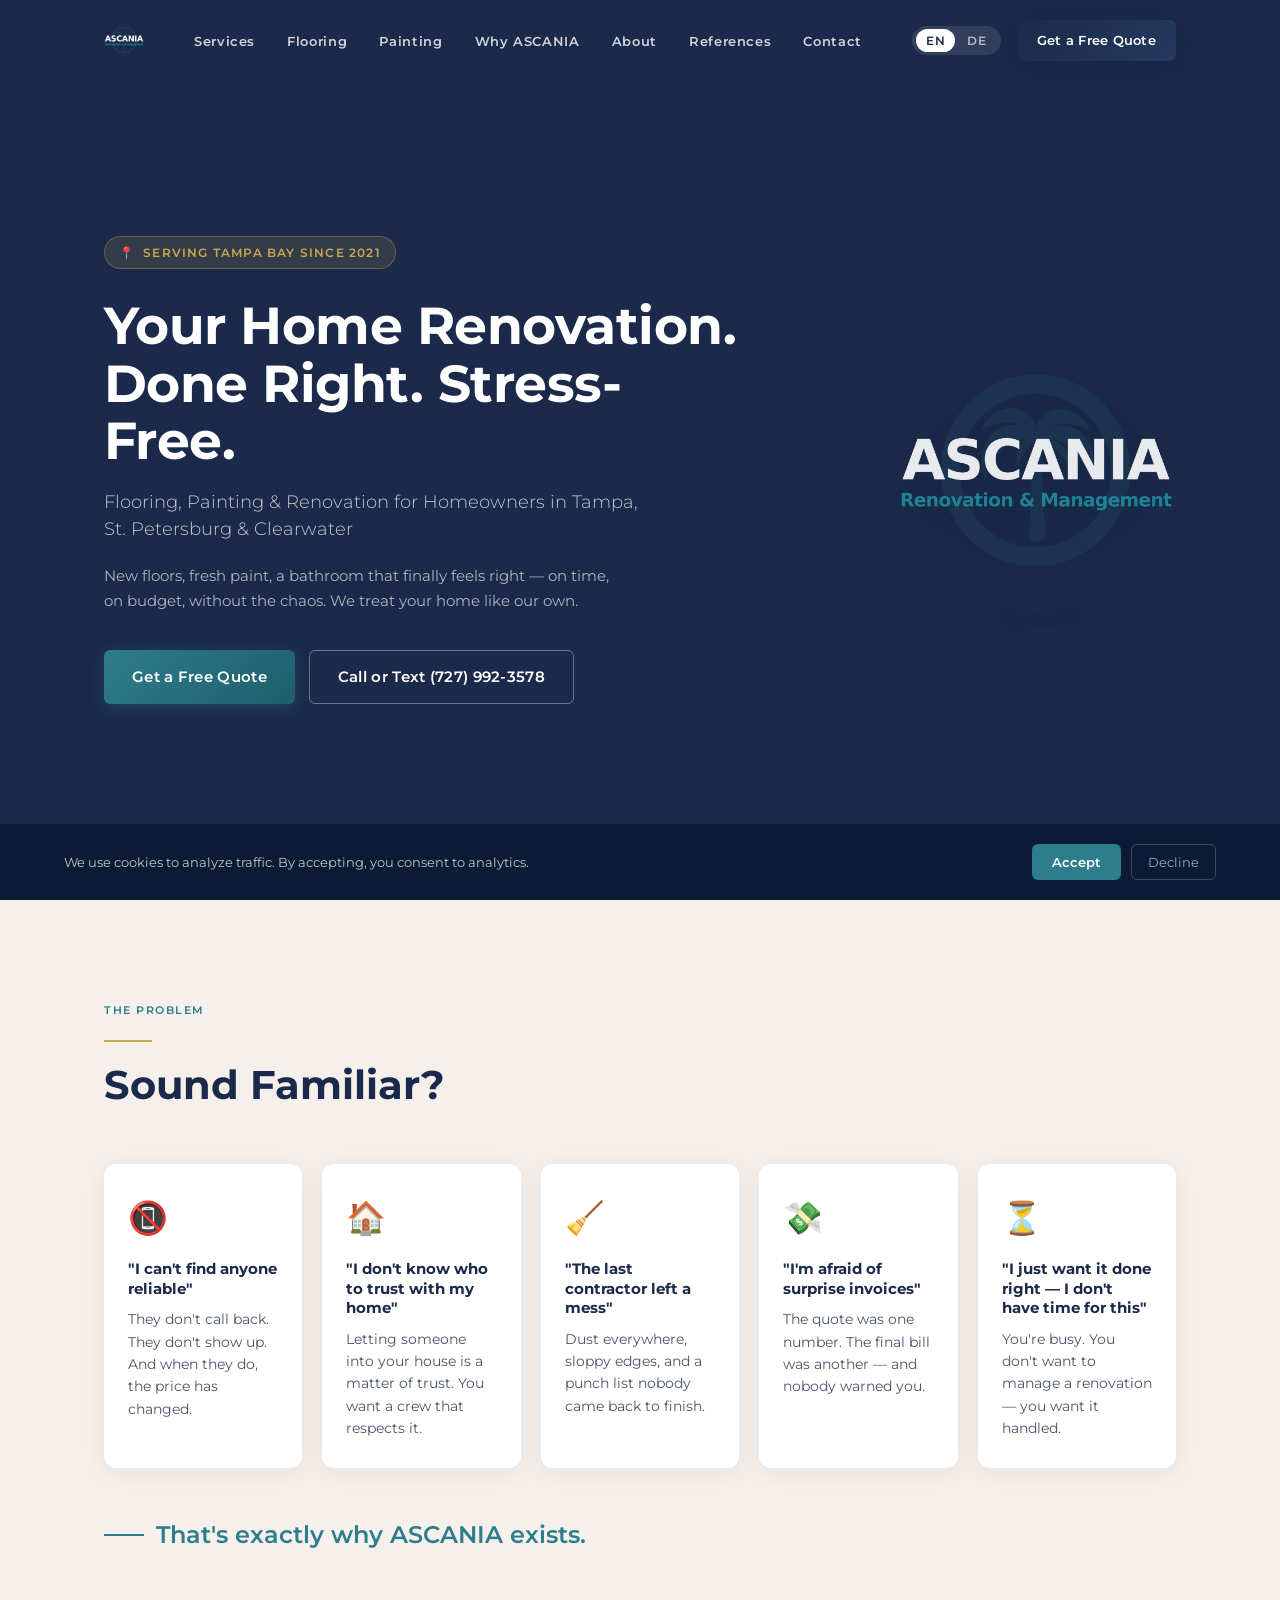
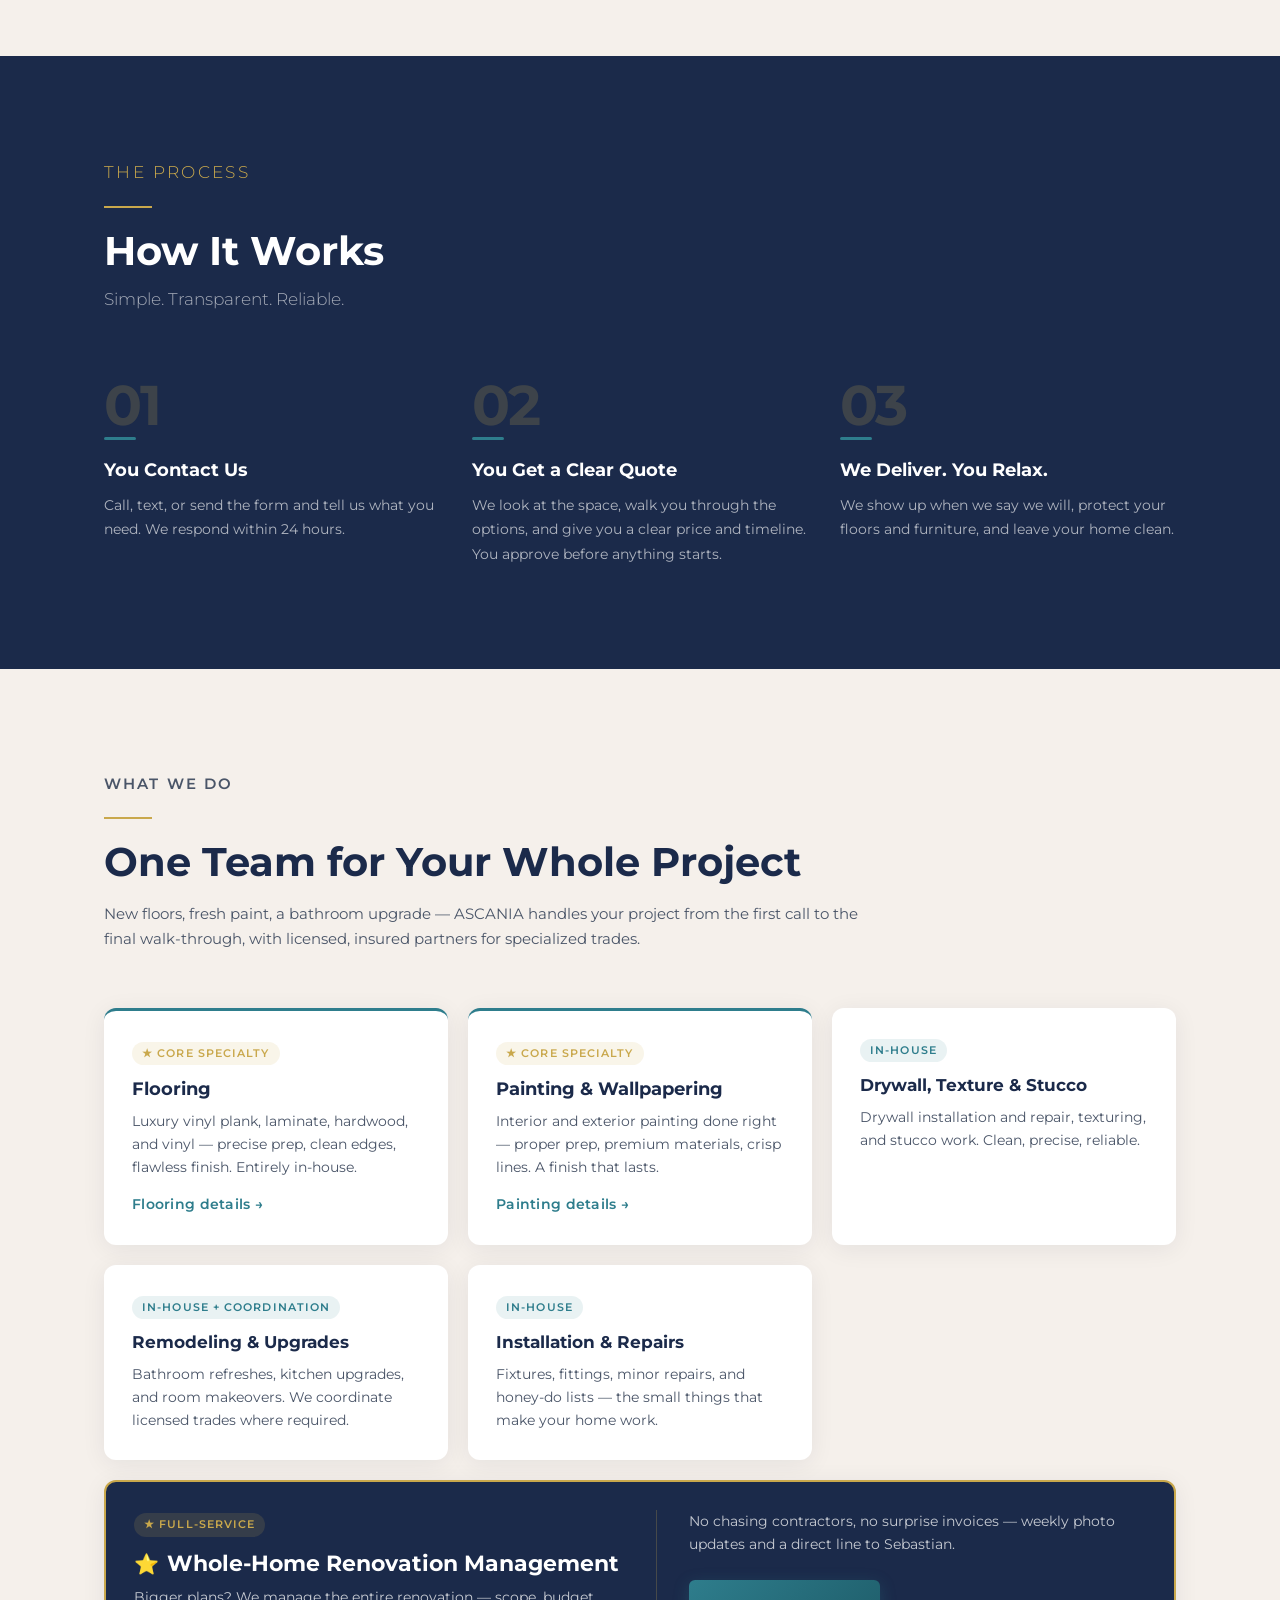
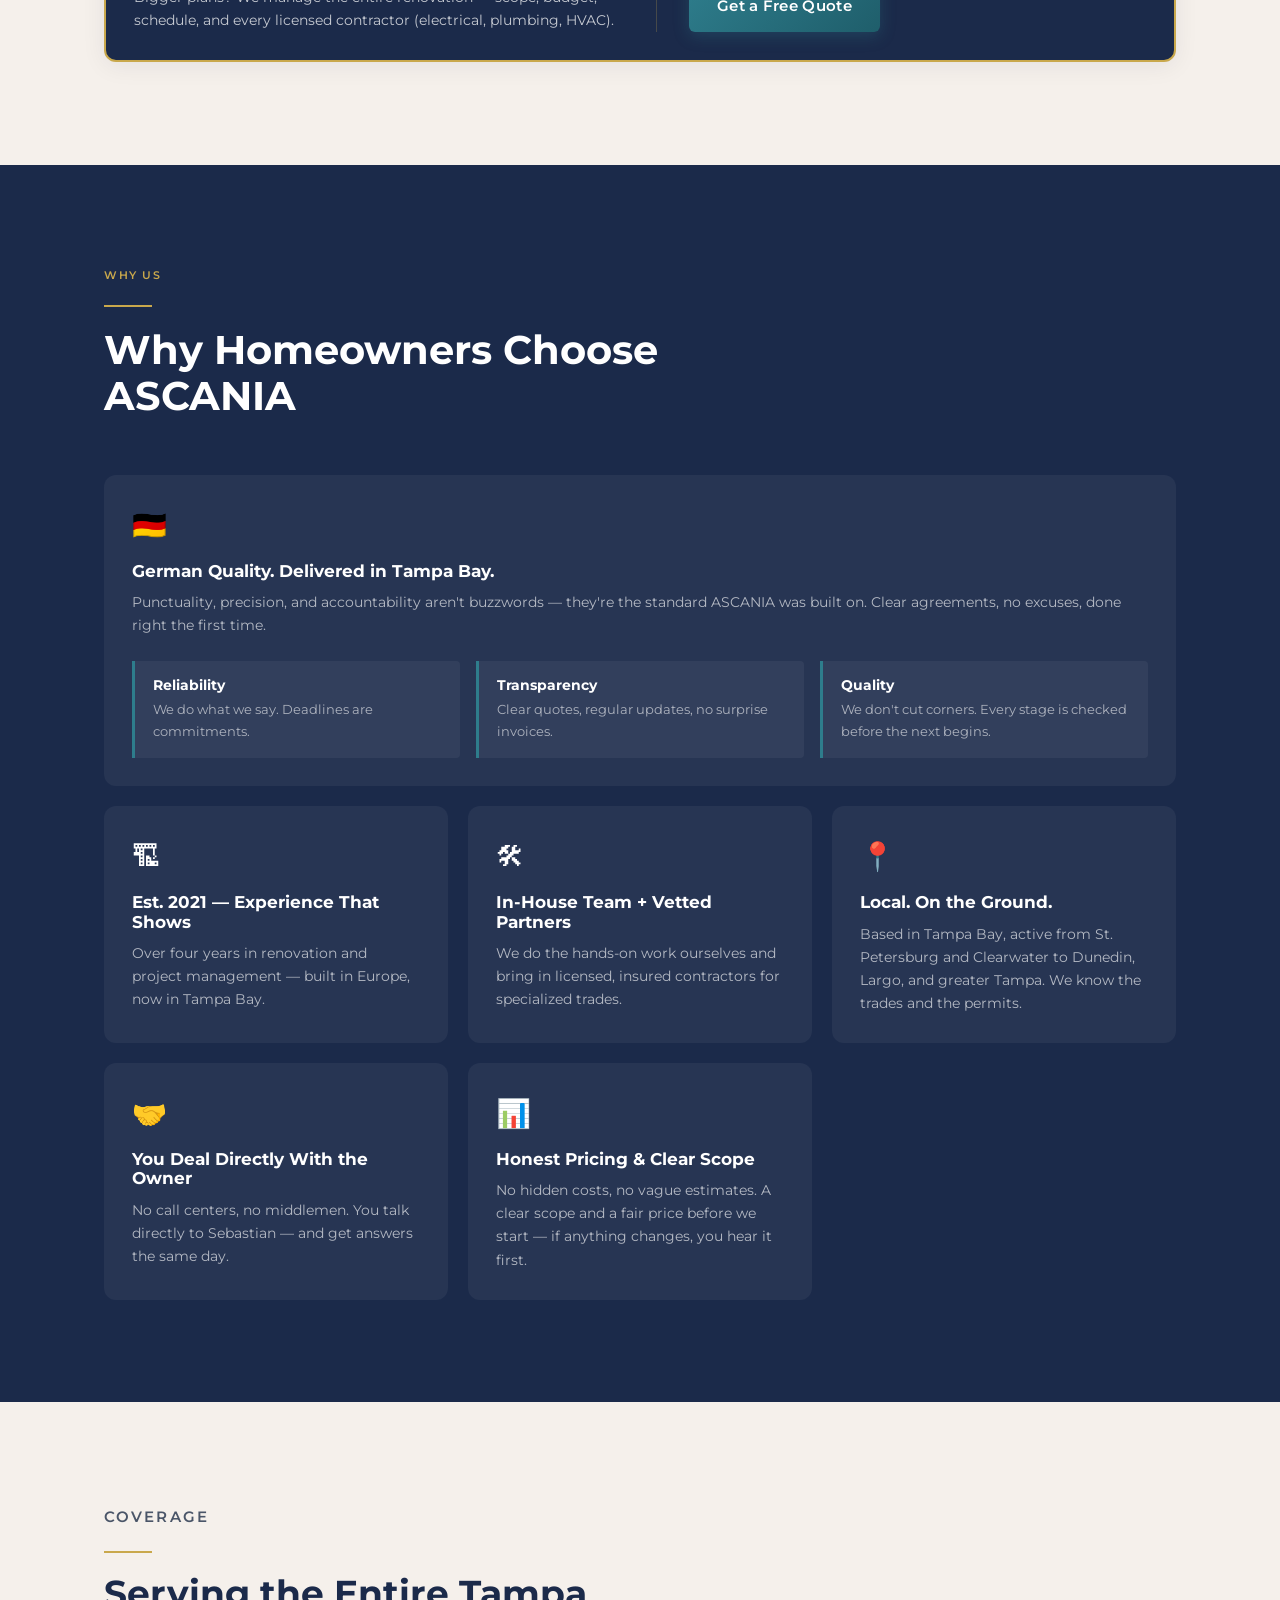
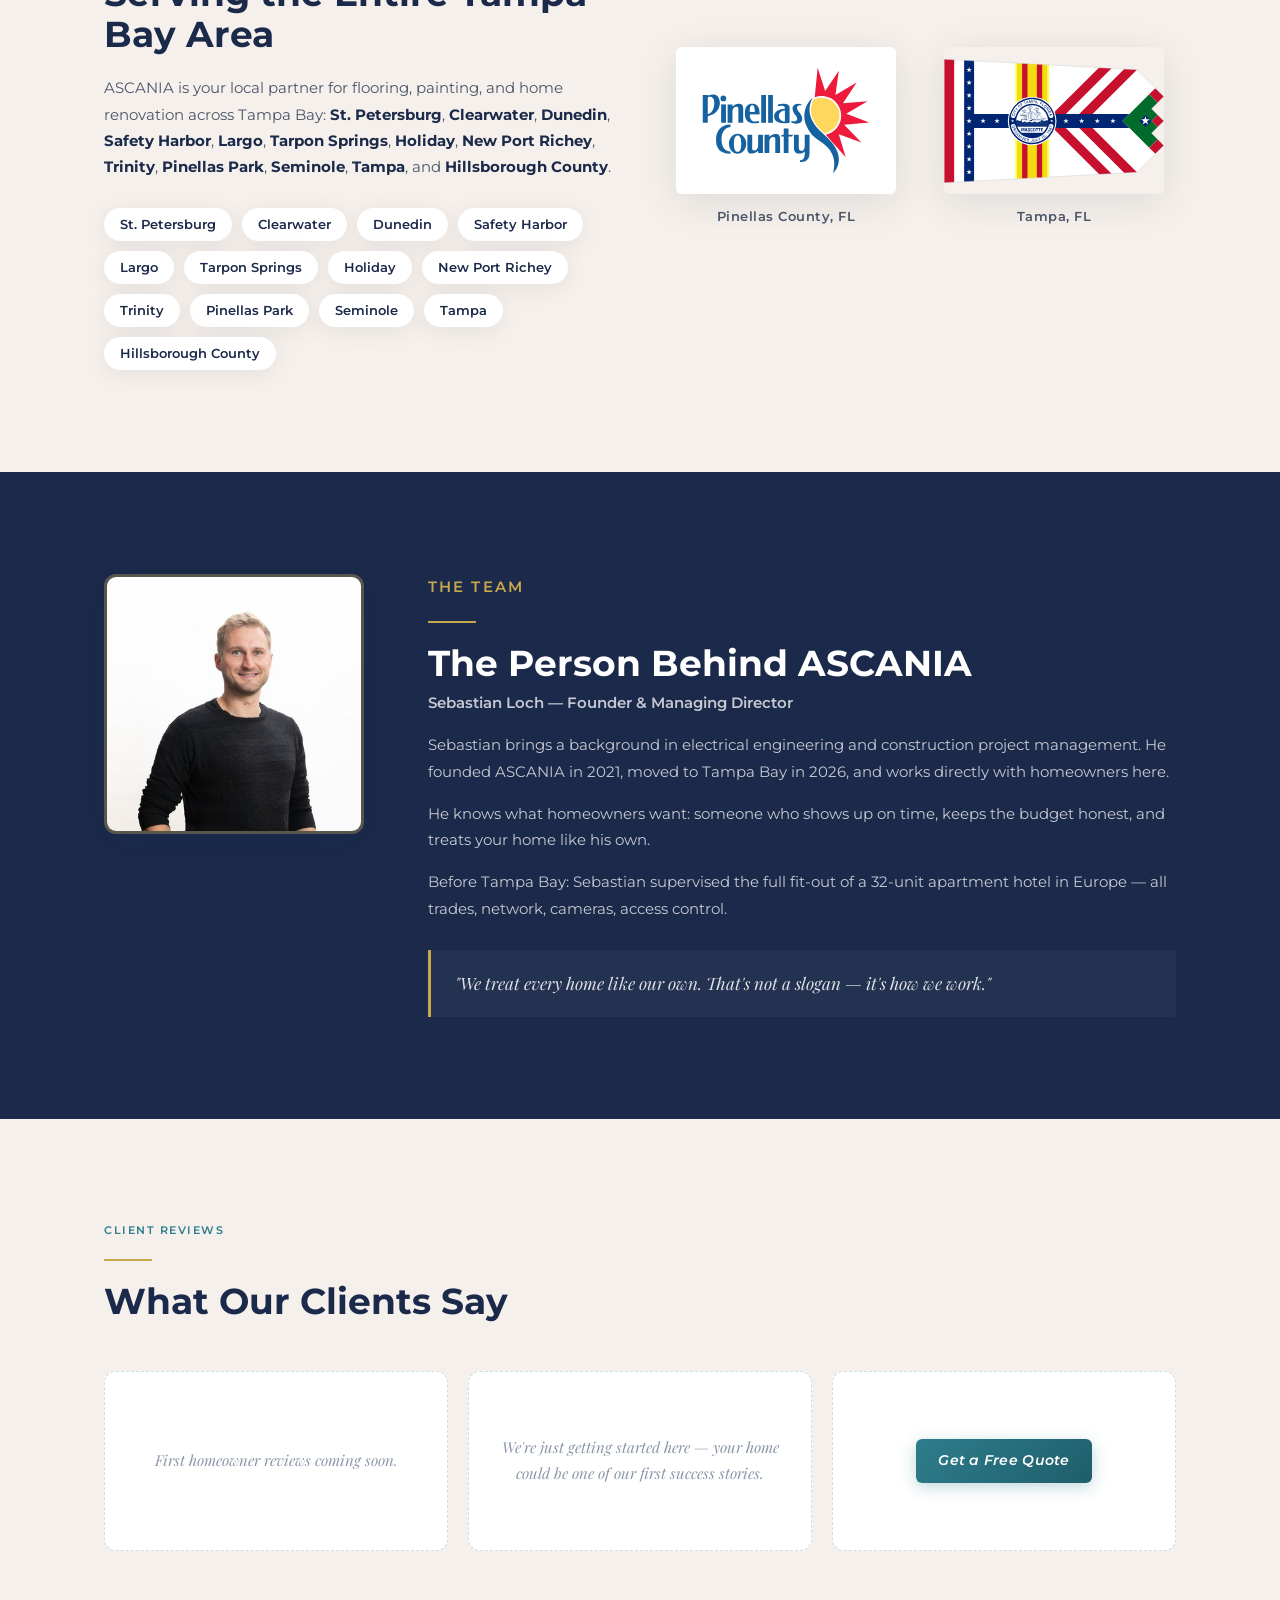
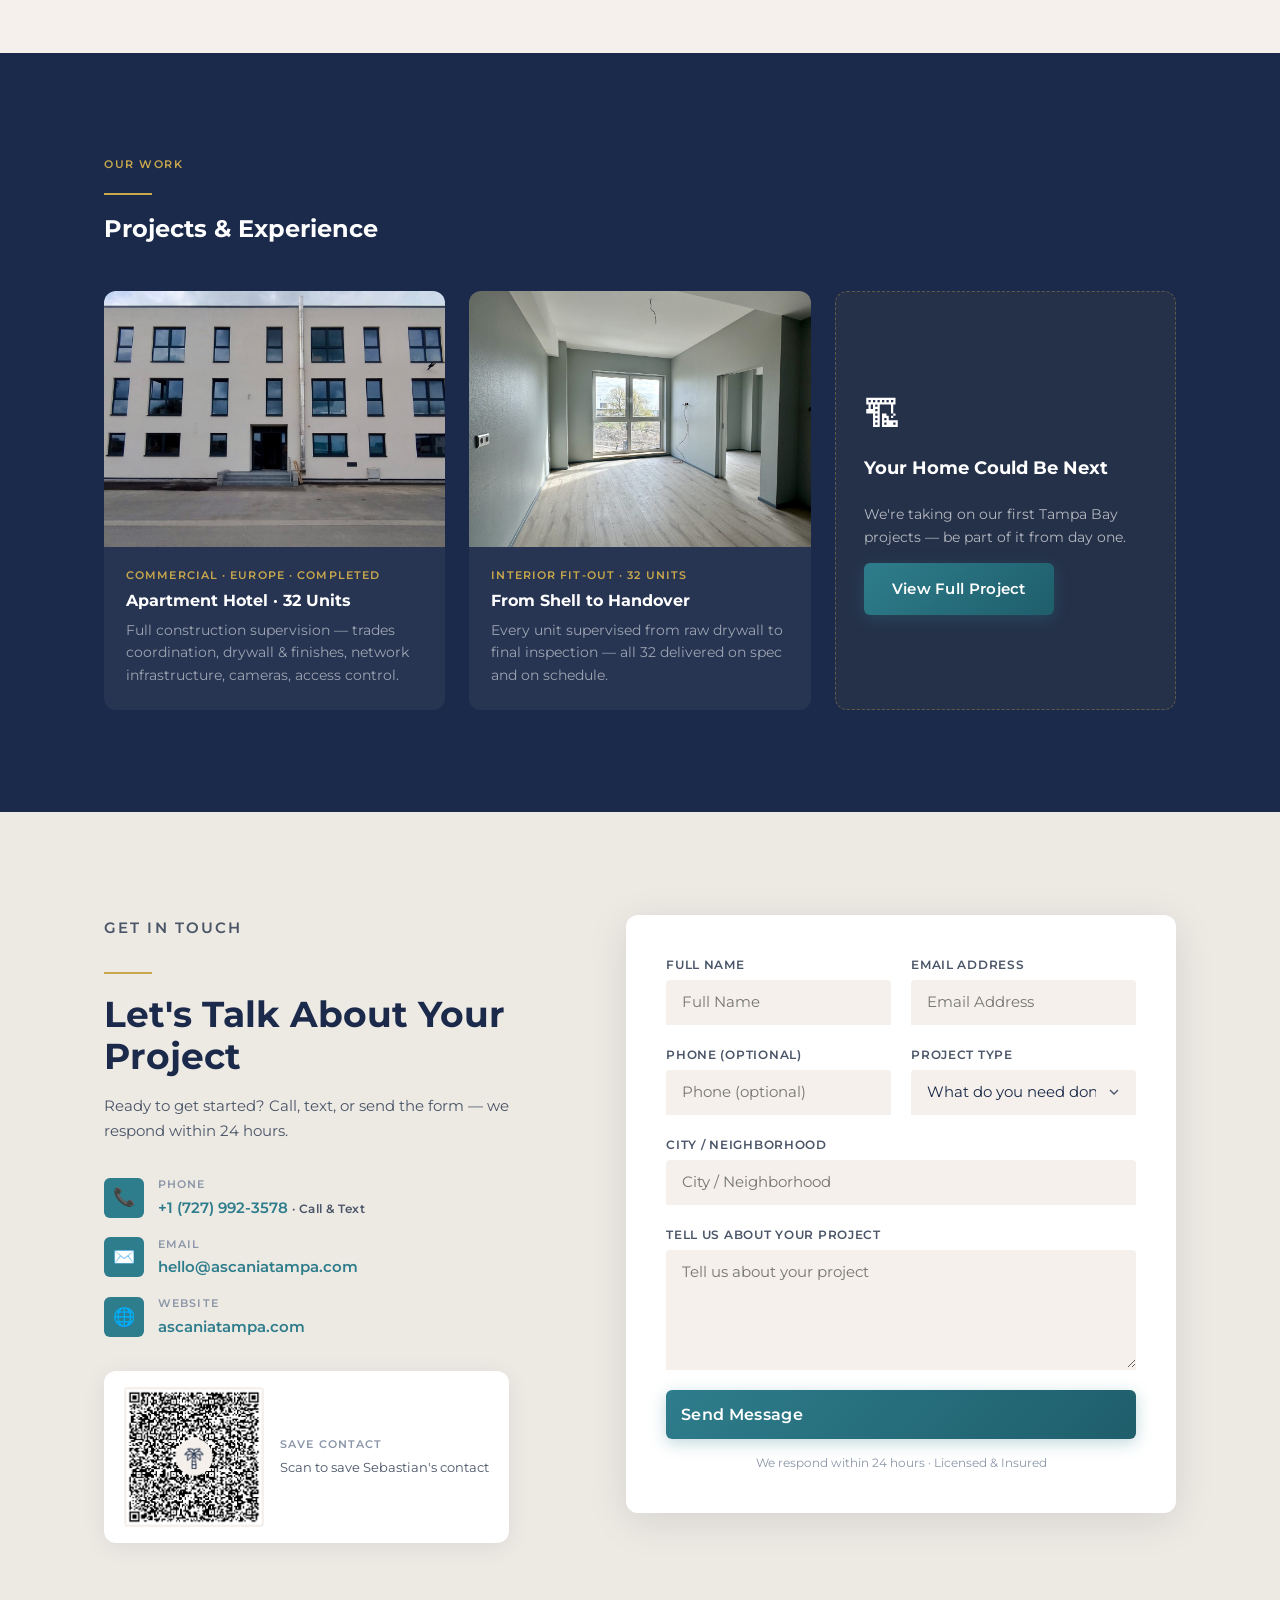
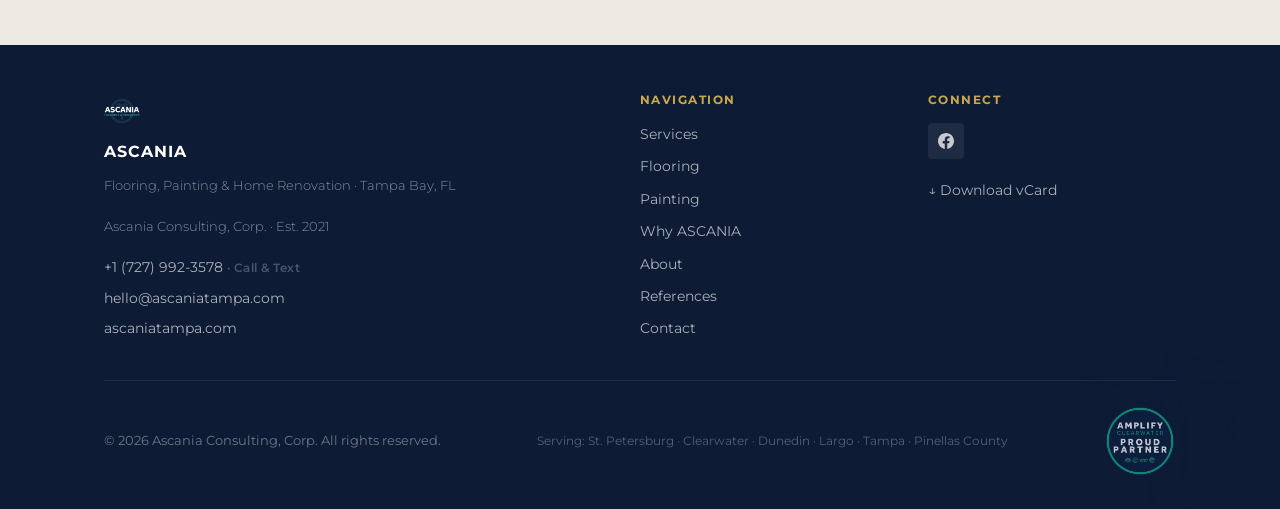
<file: index.html>
<!DOCTYPE html>
<html lang="en">
<head>
  <meta charset="UTF-8" />
  <meta name="viewport" content="width=device-width, initial-scale=1.0" />

  <!-- SEO Meta -->
  <title>Home Renovation, Flooring &amp; Painting Tampa Bay | ASCANIA</title>
  <meta name="description" content="Flooring, painting &amp; home renovation for homeowners in Tampa, St. Petersburg &amp; Clearwater. Licensed &amp; insured. German quality. Get a free quote today." />
  <meta name="keywords" content="home renovation Tampa Bay, flooring contractor St. Petersburg, interior painting Clearwater, home remodeling Pinellas County, handyman Tampa, vinyl flooring installation Tampa" />
  <link rel="canonical" href="https://www.ascaniatampa.com/" />

  <!-- Open Graph -->
  <meta property="og:type"        content="website" />
  <meta property="og:url"         content="https://www.ascaniatampa.com/" />
  <meta property="og:title"       content="ASCANIA Renovation &amp; Management · Tampa Bay, FL" />
  <meta property="og:description" content="Flooring, painting &amp; home renovation for homeowners in Tampa Bay. We treat your home like our own. Licensed &amp; insured. Get a free quote." />
  <meta property="og:image"       content="https://www.ascaniatampa.com/assets/images/ascania_logo_on_dark.png" />
  <meta name="twitter:card"       content="summary_large_image" />

  <!-- Favicon -->
  <link rel="icon" type="image/x-icon"    href="favicon.ico" />
  <link rel="icon" type="image/png" sizes="32x32" href="assets/images/favicon-32x32.png" />
  <link rel="icon" type="image/png" sizes="16x16" href="assets/images/favicon-16x16.png" />
  <link rel="apple-touch-icon" sizes="180x180"    href="assets/images/apple-touch-icon.png" />
  <link rel="manifest"                            href="site.webmanifest" />

  <!-- Fonts -->
  <link rel="preconnect" href="https://fonts.googleapis.com" />
  <link rel="preconnect" href="https://fonts.gstatic.com" crossorigin />
  <link href="https://fonts.googleapis.com/css2?family=Montserrat:wght@300;400;600;700&family=Playfair+Display:ital@1&display=swap" rel="stylesheet" />

  <!-- Styles -->
  <link rel="stylesheet" href="assets/css/style.css" />

  <!-- Schema.org LocalBusiness -->
  <script type="application/ld+json">
  {
    "@context": "https://schema.org",
    "@type": "LocalBusiness",
    "name": "ASCANIA Renovation & Management",
    "description": "Flooring installation, interior painting, drywall and home renovation for homeowners in Tampa Bay, FL",
    "url": "https://www.ascaniatampa.com",
    "telephone": "+17279923578",
    "email": "hello@ascaniatampa.com",
    "logo": "https://www.ascaniatampa.com/assets/images/ascania_logo_on_dark.png",
    "address": {
      "@type": "PostalAddress",
      "addressLocality": "St. Petersburg",
      "addressRegion": "FL",
      "addressCountry": "US"
    },
    "areaServed": [
      "St. Petersburg","Clearwater","Dunedin","Safety Harbor","Largo",
      "Tarpon Springs","Holiday","New Port Richey","Trinity","Pinellas Park","Seminole","Tampa","Hillsborough County"
    ],
    "foundingDate": "2021",
    "availableLanguage": ["English","German"],
    "sameAs": ["https://www.facebook.com/profile.php?id=61590520274976"]
  }
  </script>
</head>

<body>

<!-- ============================================================
     NAVIGATION
     ============================================================ -->
<nav id="navbar" role="navigation" aria-label="Main navigation">
  <div class="nav-inner">
    <!-- Logo -->
    <a href="#hero" aria-label="ASCANIA — Home">
      <img src="assets/images/ascania_logo_on_dark.png"
           alt="ASCANIA Renovation &amp; Management Logo"
           class="nav-logo"
           onerror="this.style.display='none';this.nextElementSibling.style.display='block';" />
      <span class="nav-logo-text" style="display:none;">ASCANIA</span>
    </a>

    <!-- Desktop Links -->
    <ul class="nav-links" role="list">
      <li><a href="#services"    data-i18n="nav-services">Services</a></li>
      <li><a href="flooring-installation-tampa/" data-i18n="nav-flooring">Flooring</a></li>
      <li><a href="interior-painting-tampa/"     data-i18n="nav-painting">Painting</a></li>
      <li><a href="#why-ascania" data-i18n="nav-why">Why ASCANIA</a></li>
      <li><a href="#about"       data-i18n="nav-about">About</a></li>
      <li><a href="references/"  data-i18n="nav-references">References</a></li>
      <li><a href="#contact"     data-i18n="nav-contact">Contact</a></li>
    </ul>

    <div class="nav-right">
      <!-- Language Switcher -->
      <div class="lang-switcher" role="group" aria-label="Language">
        <button class="lang-btn active" data-lang="en" aria-label="English">EN</button>
        <button class="lang-btn"        data-lang="de" aria-label="Deutsch">DE</button>
      </div>
      <!-- CTA -->
      <a href="#contact" class="btn btn-primary" style="padding:10px 20px;font-size:.8125rem;" data-i18n="nav-cta">Get a Free Quote</a>
      <!-- Hamburger -->
      <button class="hamburger" id="hamburger" aria-label="Open menu" aria-expanded="false" aria-controls="mobile-menu">
        <span></span><span></span><span></span>
      </button>
    </div>
  </div>
</nav>

<!-- Mobile Menu -->
<nav class="mobile-menu" id="mobile-menu" aria-label="Mobile navigation">
  <a href="#services"    data-i18n="nav-services">Services</a>
  <a href="flooring-installation-tampa/" data-i18n="nav-flooring">Flooring</a>
  <a href="interior-painting-tampa/"     data-i18n="nav-painting">Painting</a>
  <a href="#why-ascania" data-i18n="nav-why">Why ASCANIA</a>
  <a href="#about"       data-i18n="nav-about">About</a>
  <a href="references/"  data-i18n="nav-references">References</a>
  <a href="#contact"     data-i18n="nav-contact">Contact</a>
  <div class="mobile-lang">
    <button class="lang-btn active" data-lang="en">EN</button>
    <button class="lang-btn"        data-lang="de">DE</button>
  </div>
  <a href="#contact" class="btn btn-teal" data-i18n="nav-cta">Get a Free Quote</a>
</nav>


<!-- ============================================================
     SECTION 1 — HERO
     ============================================================ -->
<section id="hero" aria-labelledby="hero-heading">
  <!-- Palm watermark -->
  <img src="assets/images/ascania_palm_transparent.png"
       alt=""
       class="hero-watermark"
       aria-hidden="true"
       onerror="this.style.display='none';" />

  <div class="container">
    <div class="hero-inner">
      <!-- Content -->
      <div class="hero-content">
        <div class="hero-badge fade-up">
          <span>📍</span>
          <span data-i18n="hero-badge">Serving Tampa Bay since 2021</span>
        </div>

        <h1 id="hero-heading" class="hero-h1 fade-up" data-i18n="hero-h1">
          Your Home Renovation. Done Right. Stress-Free.
        </h1>

        <p class="hero-h2 fade-up" data-i18n="hero-h2">
          Flooring, Painting &amp; Renovation for Homeowners in Tampa, St. Petersburg &amp; Clearwater
        </p>

        <p class="hero-body fade-up" data-i18n="hero-body">New floors, fresh paint, a bathroom that finally feels right — on time, on budget, without the chaos. We treat your home like our own.</p>

        <div class="hero-ctas fade-up">
          <a href="#contact" class="btn btn-teal" data-i18n="hero-cta1">Get a Free Quote</a>
          <a href="tel:+17279923578" class="btn btn-secondary" data-i18n="hero-cta2">Call or Text (727) 992-3578</a>
        </div>
      </div>

      <!-- Logo -->
      <div class="hero-logo-wrap fade-up" aria-hidden="true">
        <img src="assets/images/ascania_logo_on_dark.png"
             alt=""
             class="hero-logo-img"
             onerror="this.style.display='none';" />
      </div>
    </div>
  </div>
</section>


<!-- ============================================================
     SECTION 2 — PAIN POINTS
     ============================================================ -->
<section id="pain-points" class="section section--offwhite" aria-labelledby="pain-heading">
  <div class="container">
    <div class="pain-intro">
      <p class="eyebrow" data-i18n="pain-eyebrow">The Problem</p>
      <span class="gold-line"></span>
      <h2 id="pain-heading" class="fade-up" data-i18n="pain-h2">Sound Familiar?</h2>
    </div>

    <div class="pain-grid">
      <div class="pain-card fade-up">
        <span class="icon">📵</span>
        <strong data-i18n="pain-1-title">"I can't find anyone reliable"</strong>
        <p data-i18n="pain-1-body">They don't call back. They don't show up. And when they do, the price has changed.</p>
      </div>
      <div class="pain-card fade-up">
        <span class="icon">🏠</span>
        <strong data-i18n="pain-2-title">"I don't know who to trust with my home"</strong>
        <p data-i18n="pain-2-body">Letting someone into your house is a matter of trust. You want a crew that respects it.</p>
      </div>
      <div class="pain-card fade-up">
        <span class="icon">🧹</span>
        <strong data-i18n="pain-3-title">"The last contractor left a mess"</strong>
        <p data-i18n="pain-3-body">Dust everywhere, sloppy edges, and a punch list nobody came back to finish.</p>
      </div>
      <div class="pain-card fade-up">
        <span class="icon">💸</span>
        <strong data-i18n="pain-4-title">"I'm afraid of surprise invoices"</strong>
        <p data-i18n="pain-4-body">The quote was one number. The final bill was another — and nobody warned you.</p>
      </div>
      <div class="pain-card fade-up">
        <span class="icon">⏳</span>
        <strong data-i18n="pain-5-title">"I just want it done right — I don't have time for this"</strong>
        <p data-i18n="pain-5-body">You're busy. You don't want to manage a renovation — you want it handled.</p>
      </div>
    </div>

    <p class="pain-transition fade-up">
      <span data-i18n="pain-transition">That's exactly why ASCANIA exists.</span>
    </p>
  </div>
</section>


<!-- ============================================================
     SECTION 3 — PROCESS
     ============================================================ -->
<section id="process" class="section section--navy" aria-labelledby="process-heading">
  <div class="container">
    <div class="process-header">
      <p class="eyebrow" data-i18n="process-eyebrow">The Process</p>
      <span class="gold-line"></span>
      <h2 id="process-heading" class="fade-up" data-i18n="process-h2">How It Works</h2>
      <p class="fade-up" data-i18n="process-sub" style="color:rgba(255,255,255,.6);font-size:1.0625rem;font-weight:300;margin-top:8px;">Simple. Transparent. Reliable.</p>
    </div>

    <div class="process-steps">
      <div class="process-step fade-up">
        <div class="step-number">01</div>
        <div class="step-teal-line"></div>
        <h3 data-i18n="step1-h3">You Contact Us</h3>
        <p data-i18n="step1-body">Call, text, or send the form and tell us what you need. We respond within 24 hours.</p>
      </div>
      <div class="process-step fade-up">
        <div class="step-number">02</div>
        <div class="step-teal-line"></div>
        <h3 data-i18n="step2-h3">You Get a Clear Quote</h3>
        <p data-i18n="step2-body">We look at the space, walk you through the options, and give you a clear price and timeline. You approve before anything starts.</p>
      </div>
      <div class="process-step fade-up">
        <div class="step-number">03</div>
        <div class="step-teal-line"></div>
        <h3 data-i18n="step3-h3">We Deliver. You Relax.</h3>
        <p data-i18n="step3-body">We show up when we say we will, protect your floors and furniture, and leave your home clean.</p>
      </div>
    </div>
  </div>
</section>


<!-- ============================================================
     SECTION 4 — SERVICES
     ============================================================ -->
<section id="services" class="section section--offwhite" aria-labelledby="services-heading">
  <div class="container">
    <div class="services-header">
      <p class="eyebrow" data-i18n="services-eyebrow">What We Do</p>
      <span class="gold-line"></span>
      <h2 id="services-heading" class="fade-up" data-i18n="services-h2">One Team for Your Whole Project</h2>
      <p class="fade-up" data-i18n="services-intro">New floors, fresh paint, a bathroom upgrade — ASCANIA handles your project from the first call to the final walk-through, with licensed, insured partners for specialized trades.</p>
    </div>

    <div class="services-grid">
      <!-- Core Specialty Cards — Flooring & Painting first, prominent -->
      <div class="service-card service-card--core fade-up">
        <span class="service-card-tag" data-i18n="tag-core">★ Core Specialty</span>
        <h3 data-i18n="s3-h3">Flooring</h3>
        <p data-i18n="s3-body">Luxury vinyl plank, laminate, hardwood, and vinyl — precise prep, clean edges, flawless finish. Entirely in-house.</p>
        <a href="flooring-installation-tampa/" class="service-card-link" data-i18n="s3-link">Flooring details →</a>
      </div>
      <div class="service-card service-card--core fade-up">
        <span class="service-card-tag" data-i18n="tag-core">★ Core Specialty</span>
        <h3 data-i18n="s1-h3">Painting &amp; Wallpapering</h3>
        <p data-i18n="s1-body">Interior and exterior painting done right — proper prep, premium materials, crisp lines. A finish that lasts.</p>
        <a href="interior-painting-tampa/" class="service-card-link" data-i18n="s1-link">Painting details →</a>
      </div>

      <!-- Supporting Services -->
      <div class="service-card fade-up">
        <span class="service-card-tag" data-i18n="tag-inhouse">In-house</span>
        <h3 data-i18n="s2-h3">Drywall, Texture &amp; Stucco</h3>
        <p data-i18n="s2-body">Drywall installation and repair, texturing, and stucco work. Clean, precise, reliable.</p>
      </div>
      <div class="service-card fade-up">
        <span class="service-card-tag" data-i18n="tag-coordinated">In-house + Coordination</span>
        <h3 data-i18n="s4-h3">Remodeling &amp; Upgrades</h3>
        <p data-i18n="s4-body">Bathroom refreshes, kitchen upgrades, and room makeovers. We coordinate licensed trades where required.</p>
      </div>
      <div class="service-card fade-up">
        <span class="service-card-tag" data-i18n="tag-inhouse">In-house</span>
        <h3 data-i18n="s5-h3">Installation &amp; Repairs</h3>
        <p data-i18n="s5-body">Fixtures, fittings, minor repairs, and honey-do lists — the small things that make your home work.</p>
      </div>

      <!-- Featured PM Card -->
      <div class="service-card service-card--featured fade-up">
        <div class="featured-left">
          <span class="service-card-tag" data-i18n="tag-flagship">★ Full-Service</span>
          <h3><span class="service-star">⭐</span><span data-i18n="s6-h3">Whole-Home Renovation Management</span></h3>
          <p data-i18n="s6-body-l">Bigger plans? We manage the entire renovation — scope, budget, schedule, and every licensed contractor (electrical, plumbing, HVAC).</p>
        </div>
        <div class="featured-right">
          <p data-i18n="s6-body-r">No chasing contractors, no surprise invoices — weekly photo updates and a direct line to Sebastian.</p>
          <a href="#contact" class="btn btn-teal" style="margin-top:24px;" data-i18n="nav-cta">Get a Free Quote</a>
        </div>
      </div>
    </div>
  </div>
</section>


<!-- ============================================================
     SECTION 5 — WHY ASCANIA
     ============================================================ -->
<section id="why-ascania" class="section section--navy" aria-labelledby="why-heading">
  <div class="container">
    <div class="why-header">
      <p class="eyebrow" data-i18n="why-eyebrow">Why Us</p>
      <span class="gold-line"></span>
      <h2 id="why-heading" class="fade-up" data-i18n="why-h2">Why Homeowners Choose ASCANIA</h2>
    </div>

    <div class="usp-grid">
      <!-- USP 1 — Wide with sub-cards -->
      <div class="usp-card usp-card--wide fade-up">
        <span class="usp-icon">🇩🇪</span>
        <h3 data-i18n="usp1-h3">German Quality. Delivered in Tampa Bay.</h3>
        <p data-i18n="usp1-body">Punctuality, precision, and accountability aren't buzzwords — they're the standard ASCANIA was built on. Clear agreements, no excuses, done right the first time.</p>
        <div class="usp-subcards">
          <div class="usp-subcard">
            <h4 data-i18n="sub1-h4">Reliability</h4>
            <p data-i18n="sub1-body">We do what we say. Deadlines are commitments.</p>
          </div>
          <div class="usp-subcard">
            <h4 data-i18n="sub2-h4">Transparency</h4>
            <p data-i18n="sub2-body">Clear quotes, regular updates, no surprise invoices.</p>
          </div>
          <div class="usp-subcard">
            <h4 data-i18n="sub3-h4">Quality</h4>
            <p data-i18n="sub3-body">We don't cut corners. Every stage is checked before the next begins.</p>
          </div>
        </div>
      </div>

      <div class="usp-card fade-up">
        <span class="usp-icon">🏗</span>
        <h3 data-i18n="usp2-h3">Est. 2021 — Experience That Shows</h3>
        <p data-i18n="usp2-body">Over four years in renovation and project management — built in Europe, now in Tampa Bay.</p>
      </div>
      <div class="usp-card fade-up">
        <span class="usp-icon">🛠</span>
        <h3 data-i18n="usp3-h3">In-House Team + Vetted Partners</h3>
        <p data-i18n="usp3-body">We do the hands-on work ourselves and bring in licensed, insured contractors for specialized trades.</p>
      </div>
      <div class="usp-card fade-up">
        <span class="usp-icon">📍</span>
        <h3 data-i18n="usp4-h3">Local. On the Ground.</h3>
        <p data-i18n="usp4-body">Based in Tampa Bay, active from St. Petersburg and Clearwater to Dunedin, Largo, and greater Tampa. We know the trades and the permits.</p>
      </div>
      <div class="usp-card fade-up">
        <span class="usp-icon">🤝</span>
        <h3 data-i18n="usp5-h3">You Deal Directly With the Owner</h3>
        <p data-i18n="usp5-body">No call centers, no middlemen. You talk directly to Sebastian — and get answers the same day.</p>
      </div>
      <div class="usp-card fade-up">
        <span class="usp-icon">📊</span>
        <h3 data-i18n="usp6-h3">Honest Pricing &amp; Clear Scope</h3>
        <p data-i18n="usp6-body">No hidden costs, no vague estimates. A clear scope and a fair price before we start — if anything changes, you hear it first.</p>
      </div>
    </div>
  </div>
</section>


<!-- ============================================================
     SECTION 6 — SERVICE AREA
     ============================================================ -->
<section id="service-area" class="section section--offwhite" aria-labelledby="area-heading">
  <div class="container">
    <div class="service-area-inner">
      <div class="service-area-text">
        <p class="eyebrow" data-i18n="area-eyebrow">Coverage</p>
        <span class="gold-line"></span>
        <h2 id="area-heading" class="fade-up" data-i18n="area-h2">Serving the Entire Tampa Bay Area</h2>
        <p class="fade-up" data-i18n="area-body" data-i18n-html>
          ASCANIA is your local partner for flooring, painting, and home renovation across Tampa Bay: <strong>St. Petersburg</strong>, <strong>Clearwater</strong>, <strong>Dunedin</strong>, <strong>Safety Harbor</strong>, <strong>Largo</strong>, <strong>Tarpon Springs</strong>, <strong>Holiday</strong>, <strong>New Port Richey</strong>, <strong>Trinity</strong>, <strong>Pinellas Park</strong>, <strong>Seminole</strong>, <strong>Tampa</strong>, and <strong>Hillsborough County</strong>.
        </p>
        <div class="city-tags fade-up">
          <span class="city-tag">St. Petersburg</span>
          <span class="city-tag">Clearwater</span>
          <span class="city-tag">Dunedin</span>
          <span class="city-tag">Safety Harbor</span>
          <span class="city-tag">Largo</span>
          <span class="city-tag">Tarpon Springs</span>
          <span class="city-tag">Holiday</span>
          <span class="city-tag">New Port Richey</span>
          <span class="city-tag">Trinity</span>
          <span class="city-tag">Pinellas Park</span>
          <span class="city-tag">Seminole</span>
          <span class="city-tag">Tampa</span>
          <span class="city-tag">Hillsborough County</span>
        </div>
      </div>

      <div class="flags-wrap fade-up">
        <div class="flag-card">
          <img src="assets/images/flag_pinellas.svg"
               alt="Flag of Pinellas County, Florida"
               class="flag-img" />
          <span class="flag-label">Pinellas County, FL</span>
        </div>
        <div class="flag-card">
          <img src="assets/images/flag_tampa.svg"
               alt="Flag of Tampa, Florida"
               class="flag-img" />
          <span class="flag-label">Tampa, FL</span>
        </div>
      </div>
    </div>
  </div>
</section>


<!-- ============================================================
     SECTION 7 — ABOUT
     ============================================================ -->
<section id="about" class="section section--navy" aria-labelledby="about-heading">
  <div class="container">
    <div class="about-inner">
      <!-- Photo -->
      <div class="about-photo-wrap fade-up">
        <img src="assets/images/ascania_profile_crop.jpg"
             alt="Sebastian Loch — Founder &amp; Managing Director"
             class="about-photo"
             onerror="this.style.display='none';this.nextElementSibling.style.display='flex';" />
        <div class="about-photo-fallback" style="display:none;">
          <span>Sebastian Loch<br>Photo coming soon</span>
        </div>
      </div>

      <!-- Text -->
      <div class="about-text">
        <p class="eyebrow" data-i18n="about-eyebrow">The Team</p>
        <span class="gold-line"></span>
        <h2 id="about-heading" class="fade-up" data-i18n="about-h2">The Person Behind ASCANIA</h2>
        <p class="about-name fade-up" data-i18n="about-name">Sebastian Loch — Founder &amp; Managing Director</p>
        <p class="fade-up" data-i18n="about-p1">Sebastian brings a background in electrical engineering and construction project management. He founded ASCANIA in 2021, moved to Tampa Bay in 2026, and works directly with homeowners here.</p>
        <p class="fade-up" data-i18n="about-p2">He knows what homeowners want: someone who shows up on time, keeps the budget honest, and treats your home like his own.</p>
        <p class="fade-up" data-i18n="about-p3">Before Tampa Bay: Sebastian supervised the full fit-out of a 32-unit apartment hotel in Europe — all trades, network, cameras, access control.</p>
        <div class="about-quote fade-up">
          <p class="serif-italic" data-i18n="about-quote">"We treat every home like our own. That's not a slogan — it's how we work."</p>
        </div>
      </div>
    </div>
  </div>
</section>


<!-- ============================================================
     SECTION 8 — TESTIMONIALS
     ============================================================ -->
<section id="testimonials" class="section section--offwhite" aria-labelledby="test-heading">
  <div class="container">
    <div class="testimonials-header">
      <p class="eyebrow" data-i18n="test-eyebrow">Client Reviews</p>
      <span class="gold-line"></span>
      <h2 id="test-heading" class="fade-up" data-i18n="test-h2">What Our Clients Say</h2>
    </div>
    <div class="testimonials-grid">
      <div class="testimonial-card fade-up">
        <p class="testimonial-placeholder" data-i18n="test-ph1">First homeowner reviews coming soon.</p>
      </div>
      <div class="testimonial-card fade-up" style="align-items:center;">
        <p class="testimonial-placeholder" data-i18n="test-ph2">We're just getting started here — your home could be one of our first success stories.</p>
      </div>
      <div class="testimonial-card fade-up">
        <p class="testimonial-placeholder" style="display:flex;flex-direction:column;align-items:center;gap:12px;">
          <a href="#contact" class="btn btn-teal" style="font-size:.875rem;padding:10px 22px;" data-i18n="nav-cta">Get a Free Quote</a>
        </p>
      </div>
    </div>
  </div>
</section>


<!-- ============================================================
     SECTION 9 — REFERENCES PREVIEW
     ============================================================ -->
<section id="references" class="section section--navy" aria-labelledby="ref-preview-heading">
  <div class="container">
    <div class="ref-preview-header">
      <div>
        <p class="eyebrow" data-i18n="ref-prev-eyebrow">Our Work</p>
        <span class="gold-line"></span>
        <h2 id="ref-preview-heading" class="fade-up" data-i18n="ref-prev-h2">Projects &amp; Experience</h2>
      </div>
    </div>

    <div class="ref-preview-grid">
      <!-- Project card — Apartment Hotel -->
      <article class="ref-card fade-up">
        <div class="ref-card-img-wrap">
          <img src="assets/images/references/aparthotel_2.jpg"
               alt="32-unit apartment hotel — front facade"
               class="ref-card-img"
               loading="lazy" />
        </div>
        <div class="ref-card-body">
          <span class="ref-card-type" data-i18n="ref-p1-type">Commercial · Europe · Completed</span>
          <h3 data-i18n="ref-p1-title">Apartment Hotel · 32 Units</h3>
          <p data-i18n="ref-p1-body">Full construction supervision — trades coordination, drywall &amp; finishes, network infrastructure, cameras, access control.</p>
        </div>
      </article>

      <!-- Interior photo card -->
      <article class="ref-card fade-up">
        <div class="ref-card-img-wrap">
          <img src="assets/images/references/aparthotel_4.jpg"
               alt="Finished unit interior — flooring and paint complete"
               class="ref-card-img"
               loading="lazy" />
        </div>
        <div class="ref-card-body">
          <span class="ref-card-type" data-i18n="ref-p2-type">Interior Fit-Out · 32 Units</span>
          <h3 data-i18n="ref-p2-title">From Shell to Handover</h3>
          <p data-i18n="ref-p2-body">Every unit supervised from raw drywall to final inspection — all 32 delivered on spec and on schedule.</p>
        </div>
      </article>

      <!-- CTA card -->
      <article class="ref-card ref-card--cta fade-up">
        <div class="ref-cta-inner">
          <span class="ref-cta-icon">🏗</span>
          <h3 data-i18n="ref-cta-h3">Your Home Could Be Next</h3>
          <p data-i18n="ref-cta-body">We're taking on our first Tampa Bay projects — be part of it from day one.</p>
          <a href="references/" class="btn btn-teal" data-i18n="ref-view-all">View Full Project</a>
        </div>
      </article>
    </div>
  </div>
</section>


<!-- ============================================================
     SECTION 10 — CONTACT
     ============================================================ -->
<section id="contact" class="section section--surface" aria-labelledby="contact-heading">
  <div class="container">
    <div class="contact-inner">
      <!-- Contact Info -->
      <div class="contact-info">
        <p class="eyebrow" data-i18n="contact-eyebrow">Get in Touch</p>
        <span class="gold-line"></span>
        <h2 id="contact-heading" class="fade-up" data-i18n="contact-h2">Let's Talk About Your Project</h2>
        <p class="fade-up" data-i18n="contact-body">Ready to get started? Call, text, or send the form — we respond within 24 hours.</p>

        <div class="contact-details fade-up">
          <div class="contact-item">
            <div class="contact-item-icon">📞</div>
            <div class="contact-item-text">
              <span class="contact-item-label" data-i18n="label-phone">Phone</span>
              <span class="contact-item-value"><a href="tel:+17279923578">+1 (727) 992-3578</a> <span class="contact-item-hint">· Call &amp; Text</span></span>
            </div>
          </div>
          <div class="contact-item">
            <div class="contact-item-icon">✉️</div>
            <div class="contact-item-text">
              <span class="contact-item-label" data-i18n="label-email">Email</span>
              <span class="contact-item-value"><a href="mailto:hello@ascaniatampa.com">hello@ascaniatampa.com</a></span>
            </div>
          </div>
          <div class="contact-item">
            <div class="contact-item-icon">🌐</div>
            <div class="contact-item-text">
              <span class="contact-item-label" data-i18n="label-web">Website</span>
              <span class="contact-item-value"><a href="https://www.ascaniatampa.com">ascaniatampa.com</a></span>
            </div>
          </div>
        </div>

        <!-- QR Code -->
        <div class="qr-wrap fade-up">
          <img src="assets/images/ascania_vcard_qr_palm.png"
               alt="QR Code — Save ASCANIA Contact"
               class="qr-img"
               onerror="this.style.display='none';" />
          <div class="qr-text">
            <span class="qr-label" data-i18n="qr-label">Save Contact</span>
            <span class="qr-sublabel" data-i18n="qr-sub">Scan to save Sebastian's contact</span>
          </div>
        </div>
      </div>

      <!-- Contact Form -->
      <div class="fade-up">
        <form id="contact-form"
              class="contact-form"
              action="/contact"
              method="POST"
              novalidate>
          <div class="form-grid two-col">
            <div class="form-group">
              <label class="form-label" for="f-name" data-i18n="f-name">Full Name</label>
              <input id="f-name" name="name" type="text" class="form-input"
                     data-i18n-placeholder="f-name" placeholder="Full Name" required />
            </div>
            <div class="form-group">
              <label class="form-label" for="f-email" data-i18n="f-email">Email Address</label>
              <input id="f-email" name="email" type="email" class="form-input"
                     data-i18n-placeholder="f-email" placeholder="Email Address" required />
            </div>
          </div>
          <div class="form-grid two-col">
            <div class="form-group">
              <label class="form-label" for="f-phone" data-i18n="f-phone">Phone (optional)</label>
              <input id="f-phone" name="phone" type="tel" class="form-input"
                     data-i18n-placeholder="f-phone" placeholder="Phone (optional)" />
            </div>
            <div class="form-group">
              <label class="form-label" for="f-type" data-i18n="f-type">Project Type</label>
              <select id="f-type" name="project_type" class="form-select" data-i18n-options="f-type-ph,f-type-flooring,f-type-painting,f-type-bath,f-type-kitchen,f-type-multi,f-type-other">
                <option value=""          data-i18n="f-type-ph">What do you need done?</option>
                <option value="flooring"  data-i18n="f-type-flooring">Flooring Installation</option>
                <option value="painting"  data-i18n="f-type-painting">Interior Painting</option>
                <option value="bathroom"  data-i18n="f-type-bath">Bathroom Remodel</option>
                <option value="kitchen"   data-i18n="f-type-kitchen">Kitchen Upgrade</option>
                <option value="multi"     data-i18n="f-type-multi">Multiple Rooms / Full Home</option>
                <option value="other"     data-i18n="f-type-other">Other / Not Sure Yet</option>
              </select>
            </div>
          </div>
          <div class="form-grid">
            <div class="form-group">
              <label class="form-label" for="f-city" data-i18n="f-city">City / Neighborhood</label>
              <input id="f-city" name="city" type="text" class="form-input"
                     data-i18n-placeholder="f-city" placeholder="City / Neighborhood" />
            </div>
          </div>
          <div class="form-grid" style="margin-bottom:20px;">
            <div class="form-group">
              <label class="form-label" for="f-message" data-i18n="f-message">Tell us about your project</label>
              <textarea id="f-message" name="message" class="form-textarea"
                        data-i18n-placeholder="f-message" placeholder="Tell us about your project" required></textarea>
            </div>
          </div>
          <!-- Honeypot anti-spam -->
          <input type="text" name="_gotcha" style="display:none;" tabindex="-1" autocomplete="off" />
          <input type="hidden" name="_subject" value="New inquiry via ascaniatampa.com" />

          <div class="cf-turnstile" data-sitekey="0x4AAAAAADiO7XM2zXxOLLot" data-theme="light" style="margin-bottom:16px;"></div>

          <button type="submit" class="btn btn-teal form-submit" data-i18n="f-submit">Send Message</button>
          <p class="form-note" data-i18n="f-note">We respond within 24 hours · Licensed &amp; Insured</p>
        </form>
      </div>
    </div>
  </div>
</section>


<!-- ============================================================
     FOOTER
     ============================================================ -->
<footer id="footer" role="contentinfo">
  <img src="assets/images/ascania_palm_transparent.png"
       alt=""
       class="footer-watermark"
       aria-hidden="true"
       onerror="this.style.display='none';" />

  <div class="container footer-inner">
    <div class="footer-top">
      <!-- Brand -->
      <div class="footer-brand">
        <div class="brand">
          <img src="assets/images/ascania_logo_on_dark.png"
               alt="ASCANIA"
               style="height:36px;width:auto;margin-bottom:10px;"
               onerror="this.style.display='none';" />
          <p class="footer-brand-name">ASCANIA</p>
        </div>
        <p class="footer-tagline" data-i18n="footer-tagline">Flooring, Painting &amp; Home Renovation · Tampa Bay, FL</p>
        <p class="footer-tagline" data-i18n="footer-legal">Ascania Consulting, Corp. · Est. 2021</p>
        <div class="footer-contact-list" style="margin-top:16px;">
          <a href="tel:+17279923578">+1 (727) 992-3578 <span class="contact-item-hint">· Call &amp; Text</span></a>
          <a href="mailto:hello@ascaniatampa.com">hello@ascaniatampa.com</a>
          <a href="https://www.ascaniatampa.com">ascaniatampa.com</a>
        </div>
      </div>

      <!-- Navigation -->
      <div class="footer-col">
        <h4 data-i18n="footer-nav-title">Navigation</h4>
        <nav class="footer-nav" aria-label="Footer navigation">
          <a href="#services"    data-i18n="nav-services">Services</a>
          <a href="flooring-installation-tampa/" data-i18n="nav-flooring">Flooring</a>
          <a href="interior-painting-tampa/"     data-i18n="nav-painting">Painting</a>
          <a href="#why-ascania" data-i18n="nav-why">Why ASCANIA</a>
          <a href="#about"       data-i18n="nav-about">About</a>
          <a href="references/"  data-i18n="nav-references">References</a>
          <a href="#contact"     data-i18n="nav-contact">Contact</a>
        </nav>
      </div>

      <!-- Connect -->
      <div class="footer-col">
        <h4 data-i18n="footer-connect-title">Connect</h4>
        <div class="footer-social">
          <a href="https://www.facebook.com/profile.php?id=61590520274976" target="_blank" rel="noopener noreferrer"
             class="social-link" aria-label="Facebook">
            <svg width="16" height="16" viewBox="0 0 24 24" fill="currentColor" aria-hidden="true">
              <path d="M24 12.073C24 5.404 18.627 0 12 0S0 5.404 0 12.073C0 18.1 4.388 23.094 10.125 24v-8.437H7.078v-3.49h3.047V9.41c0-3.025 1.792-4.697 4.533-4.697 1.312 0 2.686.235 2.686.235v2.97h-1.514c-1.491 0-1.956.93-1.956 1.874v2.25h3.328l-.532 3.49h-2.796V24C19.612 23.094 24 18.1 24 12.073z"/>
            </svg>
          </a>
        </div>
        <div class="footer-contact-list">
          <a href="contact.vcf" download="Sebastian_Loch_ASCANIA.vcf">↓ Download vCard</a>
        </div>
      </div>
    </div>

    <div class="footer-divider"></div>

    <div class="footer-bottom">
      <p class="footer-copy" data-i18n="footer-copy">© 2026 Ascania Consulting, Corp. All rights reserved.</p>
      <p class="footer-cities" data-i18n="footer-cities">Serving: St. Petersburg · Clearwater · Dunedin · Largo · Tampa · Pinellas County</p>
      <img src="assets/images/amplify_chamber_badge.png"
           alt="Proud Partner – Amplify Clearwater Chamber of Commerce 2026"
           class="chamber-badge"
           onerror="this.style.display='none';" />
    </div>
  </div>
</footer>


<!-- ============================================================
     COOKIE BANNER
     ============================================================ -->
<div id="cookie-banner" role="dialog" aria-label="Cookie consent" aria-live="polite">
  <div class="cookie-inner">
    <p class="cookie-text" data-i18n="cookie-text">We use cookies to analyze traffic. By accepting, you consent to analytics.</p>
    <div class="cookie-actions">
      <button id="cookie-accept" class="cookie-accept" data-i18n="cookie-accept">Accept</button>
      <button id="cookie-decline" class="cookie-decline" data-i18n="cookie-decline">Decline</button>
    </div>
  </div>
</div>


<!-- Scripts -->
<script src="https://challenges.cloudflare.com/turnstile/v0/api.js" async defer></script>
<script src="assets/js/lang.js"></script>
<script src="assets/js/main.js"></script>
</body>
</html>
</file>
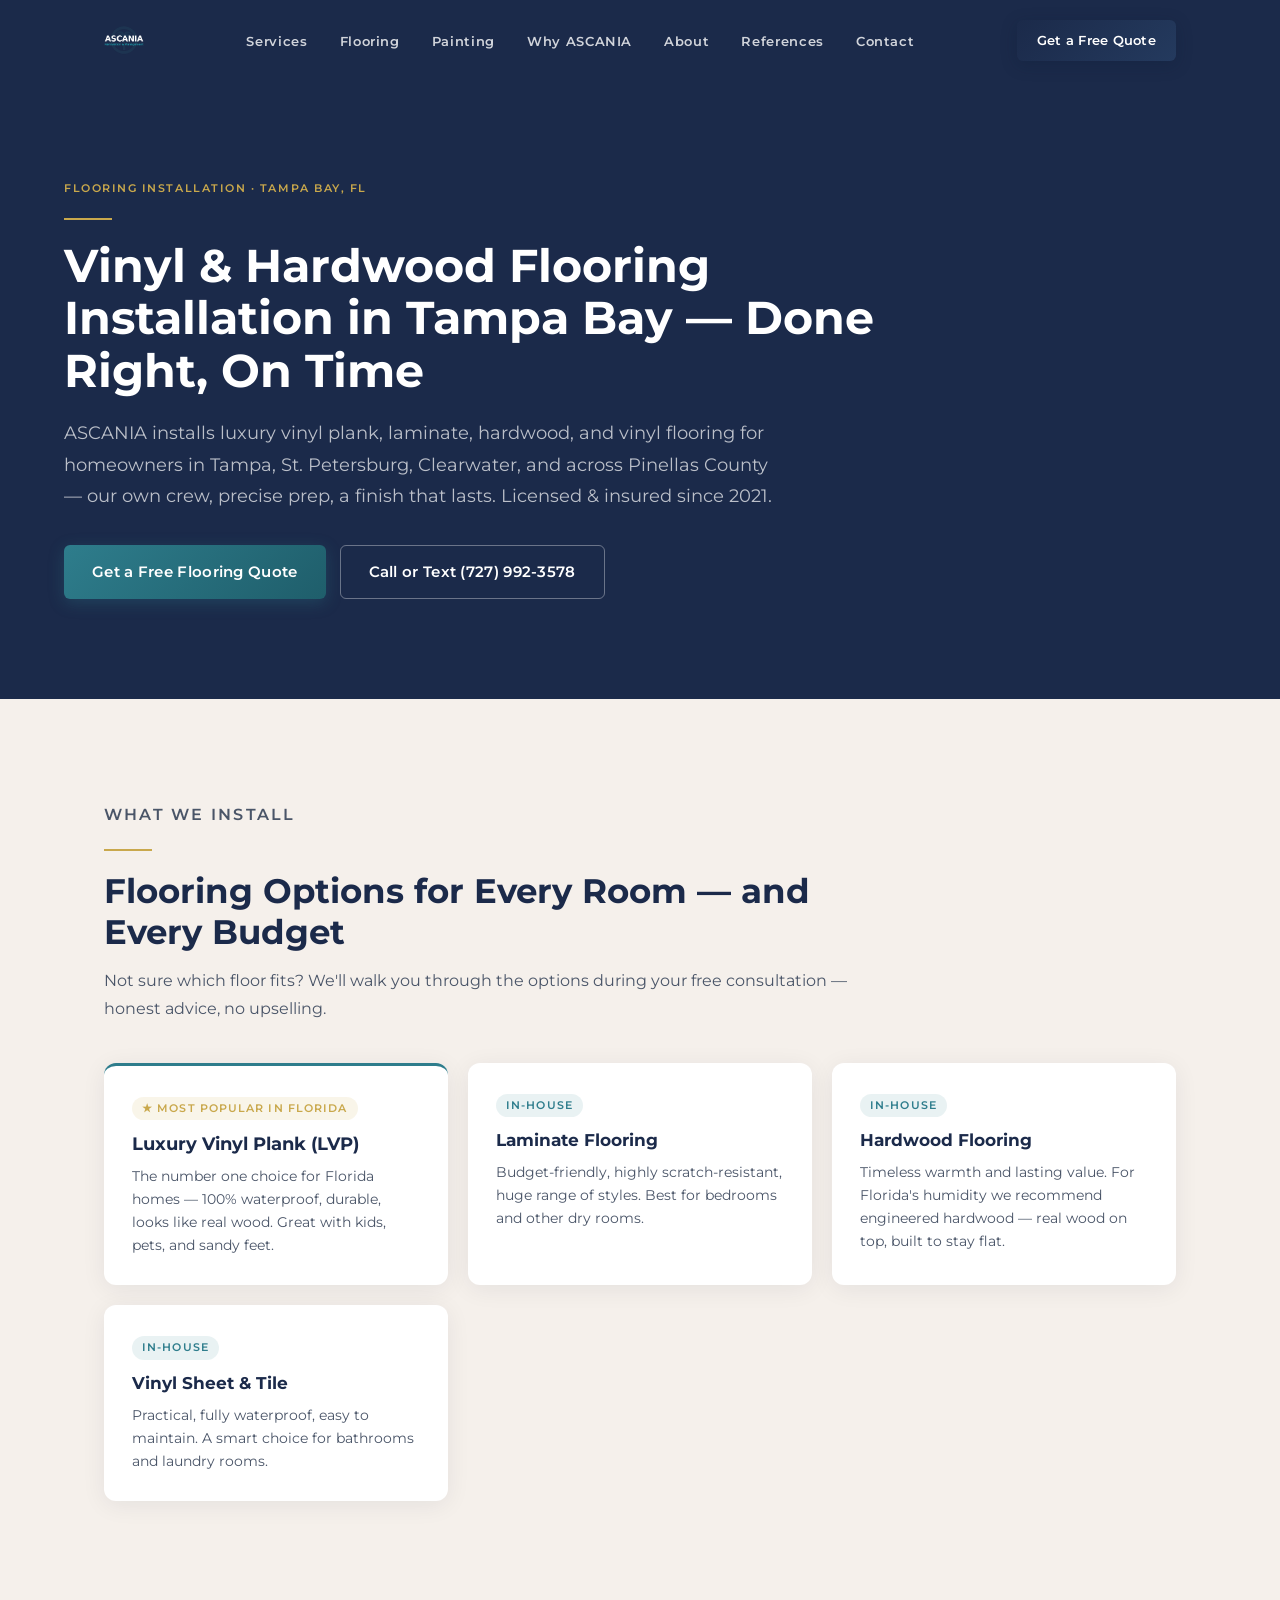
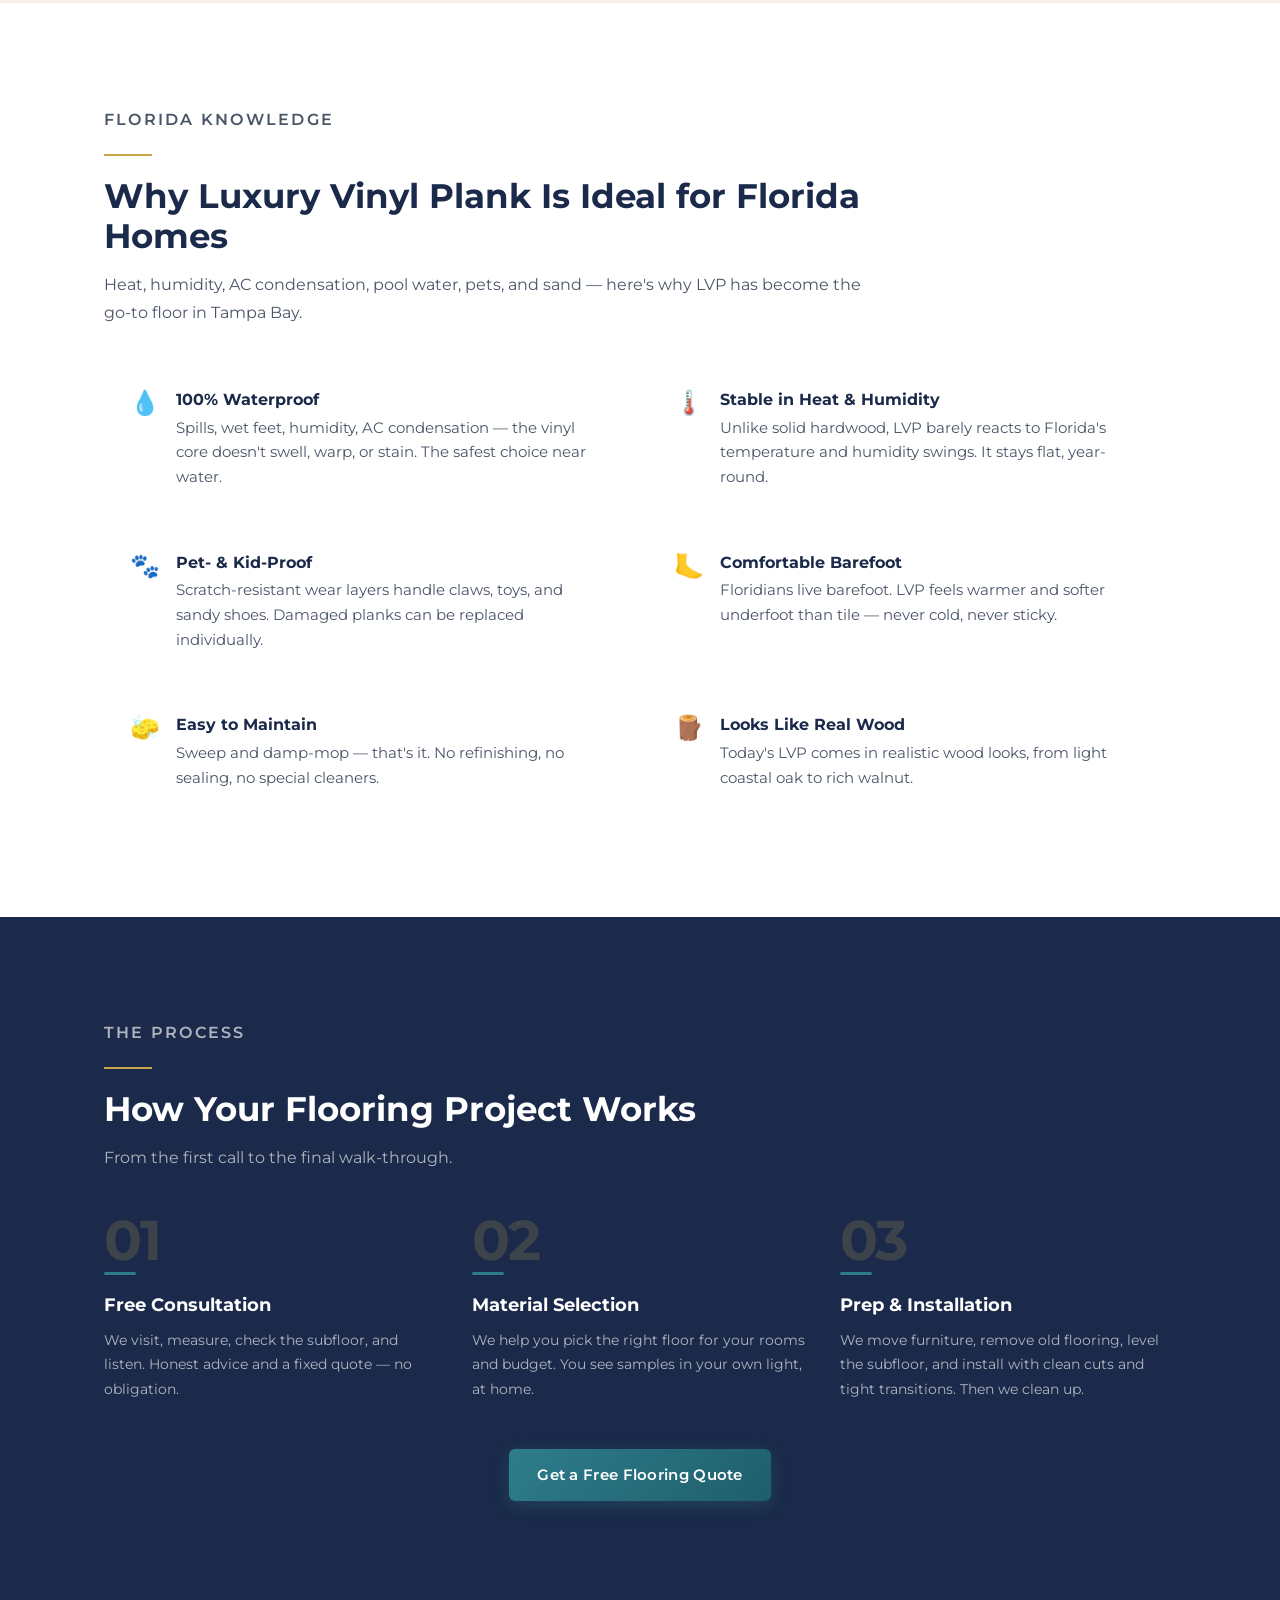
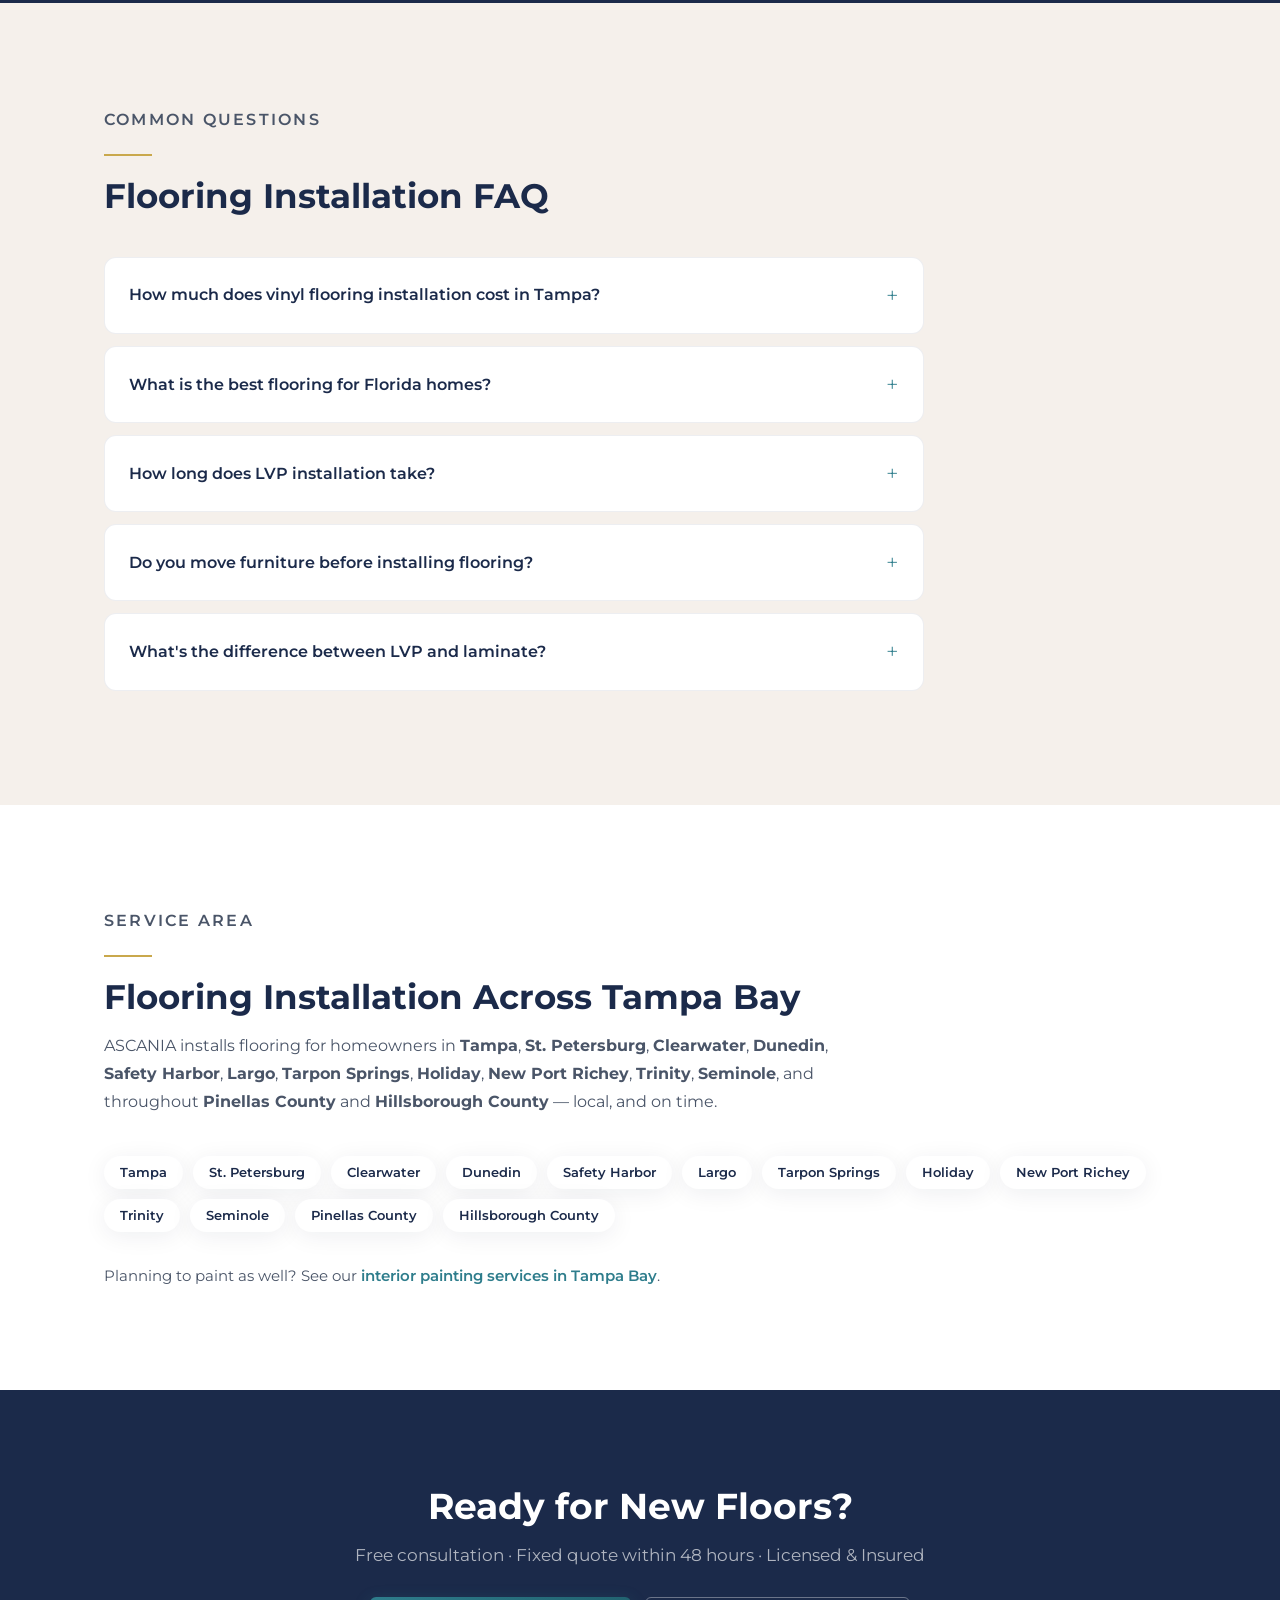
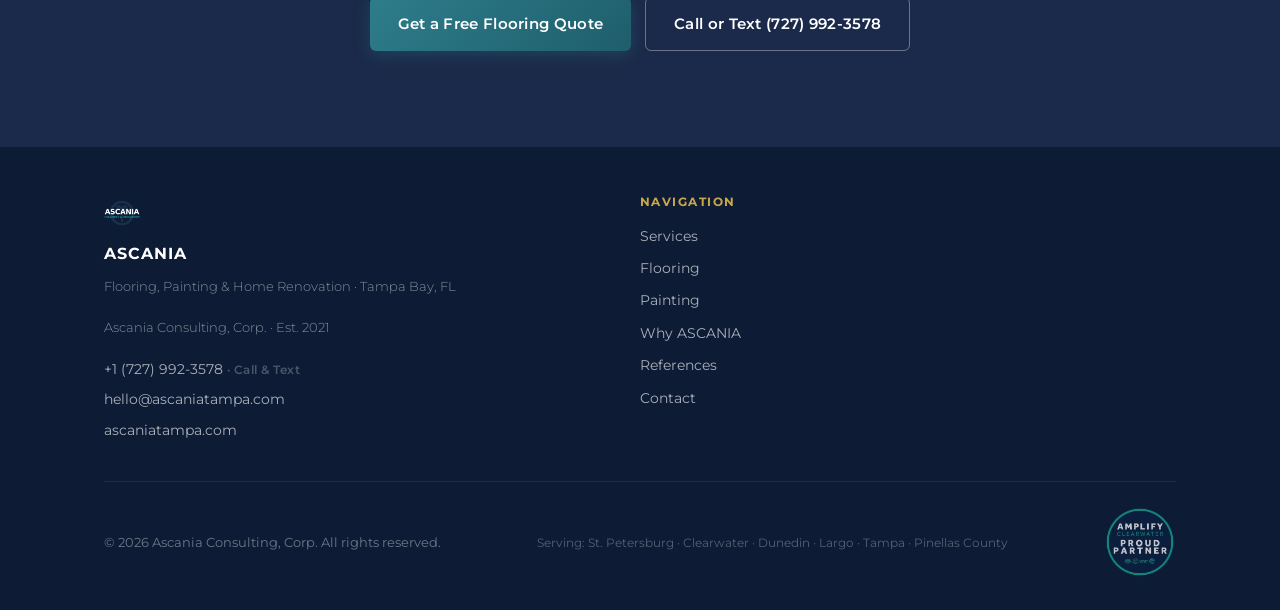
<file: flooring-installation-tampa/index.html>
<!DOCTYPE html>
<html lang="en">
<head>
  <meta charset="UTF-8" />
  <meta name="viewport" content="width=device-width, initial-scale=1.0" />

  <!-- SEO Meta -->
  <title>Vinyl &amp; Hardwood Flooring Installation Tampa | ASCANIA</title>
  <meta name="description" content="Professional LVP, laminate &amp; hardwood flooring installation in Tampa, St. Petersburg &amp; Clearwater. Clean work, clear pricing. Get a free quote today." />
  <meta name="keywords" content="vinyl flooring installation Tampa, LVP flooring installer Tampa Bay, luxury vinyl plank installation St. Petersburg, flooring contractor Clearwater, hardwood flooring installation Tampa" />
  <link rel="canonical" href="https://www.ascaniatampa.com/flooring-installation-tampa/" />

  <!-- Open Graph -->
  <meta property="og:type"        content="website" />
  <meta property="og:url"         content="https://www.ascaniatampa.com/flooring-installation-tampa/" />
  <meta property="og:title"       content="Vinyl &amp; Hardwood Flooring Installation in Tampa Bay | ASCANIA" />
  <meta property="og:description" content="Professional LVP, laminate &amp; hardwood flooring installation for homeowners in Tampa, St. Petersburg &amp; Clearwater. Done right, on time. Free quotes." />
  <meta property="og:image"       content="https://www.ascaniatampa.com/assets/images/ascania_logo_on_dark.png" />
  <meta name="twitter:card"       content="summary_large_image" />

  <!-- Favicon -->
  <link rel="icon" type="image/x-icon"    href="../favicon.ico" />
  <link rel="icon" type="image/png" sizes="32x32" href="../assets/images/favicon-32x32.png" />
  <link rel="icon" type="image/png" sizes="16x16" href="../assets/images/favicon-16x16.png" />
  <link rel="apple-touch-icon" sizes="180x180"    href="../assets/images/apple-touch-icon.png" />
  <link rel="manifest"                            href="../site.webmanifest" />

  <!-- Fonts -->
  <link rel="preconnect" href="https://fonts.googleapis.com" />
  <link rel="preconnect" href="https://fonts.gstatic.com" crossorigin />
  <link href="https://fonts.googleapis.com/css2?family=Montserrat:wght@300;400;600;700&family=Playfair+Display:ital@1&display=swap" rel="stylesheet" />

  <!-- Styles -->
  <link rel="stylesheet" href="../assets/css/style.css" />
  <style>
    /* ---- Service page hero ---- */
    .svc-hero {
      background: var(--navy);
      padding: clamp(120px,16vw,180px) var(--section-px) clamp(64px,8vw,100px);
      position: relative;
      overflow: hidden;
    }
    .svc-hero-inner { max-width: var(--max-w); margin: 0 auto; }
    .svc-hero h1 {
      color: var(--white);
      font-size: clamp(1.75rem,4.5vw,2.875rem);
      font-weight: 700;
      line-height: 1.15;
      max-width: 820px;
      margin-bottom: 20px;
    }
    .svc-hero p.svc-hero-sub {
      color: rgba(255,255,255,0.7);
      font-size: clamp(1rem,2vw,1.125rem);
      line-height: 1.75;
      max-width: 720px;
      margin-bottom: 32px;
    }
    .svc-hero-ctas { display: flex; flex-wrap: wrap; gap: 14px; }

    /* ---- Content typography ---- */
    .svc-section-header { max-width: 760px; margin-bottom: 40px; }
    .svc-section-header h2 {
      font-size: clamp(1.5rem,3.5vw,2.125rem);
      font-weight: 700;
      color: var(--navy);
      line-height: 1.2;
      margin-bottom: 14px;
    }
    .section--navy .svc-section-header h2 { color: var(--white); }
    .svc-section-header p { color: var(--text-mid); font-size: 1rem; line-height: 1.75; }
    .section--navy .svc-section-header p { color: rgba(255,255,255,0.65); }

    /* ---- Benefit list (Why LVP) ---- */
    .benefit-grid {
      display: grid;
      grid-template-columns: 1fr;
      gap: 16px;
    }
    @media (min-width: 720px) { .benefit-grid { grid-template-columns: 1fr 1fr; } }
    .benefit-item {
      background: var(--white);
      border-radius: var(--radius-lg);
      padding: 24px 26px;
      display: flex;
      gap: 16px;
      align-items: flex-start;
    }
    .benefit-item .icon { font-size: 1.5rem; line-height: 1; }
    .benefit-item h3 { font-size: 1rem; font-weight: 700; color: var(--navy); margin-bottom: 6px; }
    .benefit-item p { font-size: 0.9375rem; color: var(--text-mid); line-height: 1.65; }

    /* ---- FAQ ---- */
    .faq-list { max-width: 820px; }
    .faq-item {
      background: var(--white);
      border-radius: var(--radius-lg);
      margin-bottom: 12px;
      border: 1px solid rgba(27,42,74,0.08);
      overflow: hidden;
    }
    .faq-item summary {
      cursor: pointer;
      list-style: none;
      padding: 20px 24px;
      font-weight: 600;
      font-size: 1rem;
      color: var(--navy);
      display: flex;
      justify-content: space-between;
      align-items: center;
      gap: 16px;
    }
    .faq-item summary::-webkit-details-marker { display: none; }
    .faq-item summary::after {
      content: '+';
      font-size: 1.375rem;
      font-weight: 300;
      color: var(--teal);
      flex-shrink: 0;
      transition: transform 0.2s ease;
    }
    .faq-item[open] summary::after { transform: rotate(45deg); }
    .faq-item .faq-answer {
      padding: 0 24px 22px;
      color: var(--text-mid);
      font-size: 0.9375rem;
      line-height: 1.75;
    }

    /* ---- Bottom CTA ---- */
    .svc-cta {
      background: var(--navy);
      text-align: center;
      padding: clamp(56px,8vw,96px) var(--section-px);
    }
    .svc-cta h2 {
      color: var(--white);
      font-size: clamp(1.5rem,3.5vw,2.25rem);
      font-weight: 700;
      margin-bottom: 14px;
    }
    .svc-cta p { color: rgba(255,255,255,0.65); font-size: 1.0625rem; margin-bottom: 28px; }
    .svc-cta .svc-hero-ctas { justify-content: center; }
  </style>

  <!-- Schema.org: Service + FAQPage + LocalBusiness -->
  <script type="application/ld+json">
  {
    "@context": "https://schema.org",
    "@graph": [
      {
        "@type": "LocalBusiness",
        "@id": "https://www.ascaniatampa.com/#business",
        "name": "ASCANIA Renovation & Management",
        "description": "Flooring installation, interior painting, drywall and home renovation for homeowners in Tampa Bay, FL",
        "url": "https://www.ascaniatampa.com",
        "telephone": "+17279923578",
        "email": "hello@ascaniatampa.com",
        "logo": "https://www.ascaniatampa.com/assets/images/ascania_logo_on_dark.png",
        "address": { "@type": "PostalAddress", "addressLocality": "St. Petersburg", "addressRegion": "FL", "addressCountry": "US" },
        "areaServed": ["St. Petersburg","Clearwater","Dunedin","Safety Harbor","Largo","Tarpon Springs","Holiday","New Port Richey","Trinity","Pinellas Park","Seminole","Tampa","Hillsborough County"],
        "foundingDate": "2021"
      },
      {
        "@type": "Service",
        "name": "Flooring Installation",
        "serviceType": "Flooring installation — luxury vinyl plank (LVP), laminate, hardwood, vinyl sheet and tile",
        "provider": { "@id": "https://www.ascaniatampa.com/#business" },
        "areaServed": ["Tampa","St. Petersburg","Clearwater","Dunedin","Safety Harbor","Largo","Tarpon Springs","Holiday","New Port Richey","Trinity","Seminole","Pinellas County","Hillsborough County"],
        "url": "https://www.ascaniatampa.com/flooring-installation-tampa/",
        "description": "Professional flooring installation for homeowners in Tampa Bay: luxury vinyl plank, laminate, hardwood, and vinyl — including subfloor prep, furniture moving, and full cleanup."
      },
      {
        "@type": "FAQPage",
        "mainEntity": [
          {
            "@type": "Question",
            "name": "How much does vinyl flooring installation cost in Tampa?",
            "acceptedAnswer": { "@type": "Answer", "text": "Most luxury vinyl plank (LVP) installations in the Tampa area run between $4 and $8 per square foot installed, depending on the product, your subfloor, and how much prep is needed. Hardwood typically costs more. You get an exact, fixed quote after a free in-home consultation — the price you approve is the price you pay." }
          },
          {
            "@type": "Question",
            "name": "What is the best flooring for Florida homes?",
            "acceptedAnswer": { "@type": "Answer", "text": "For most Florida homes, luxury vinyl plank (LVP) is the best choice: 100% waterproof, stable in heat and humidity, tough with pets and kids, comfortable barefoot. If you want real wood, engineered hardwood suits Florida's climate better than solid hardwood." }
          },
          {
            "@type": "Question",
            "name": "How long does LVP installation take?",
            "acceptedAnswer": { "@type": "Answer", "text": "A single room is usually done in one day. A whole home of 1,500–2,000 square feet typically takes 3 to 5 days, including removal, subfloor prep, installation, and cleanup. You get a clear timeline before we start." }
          },
          {
            "@type": "Question",
            "name": "Do you move furniture before installing flooring?",
            "acceptedAnswer": { "@type": "Answer", "text": "Yes. We move and protect your furniture and put everything back when we're done. We also remove and dispose of your old flooring." }
          },
          {
            "@type": "Question",
            "name": "What's the difference between LVP and laminate?",
            "acceptedAnswer": { "@type": "Answer", "text": "LVP (luxury vinyl plank) has a waterproof vinyl core — spills, humidity, and wet floors are no problem. Laminate has a wood-fiber core that can swell with moisture, but it is slightly cheaper and very scratch-resistant. For Florida homes — especially kitchens, baths, and anything near water — LVP is usually the better choice." }
          }
        ]
      },
      {
        "@type": "BreadcrumbList",
        "itemListElement": [
          { "@type": "ListItem", "position": 1, "name": "Home", "item": "https://www.ascaniatampa.com/" },
          { "@type": "ListItem", "position": 2, "name": "Flooring Installation Tampa", "item": "https://www.ascaniatampa.com/flooring-installation-tampa/" }
        ]
      }
    ]
  }
  </script>
</head>

<body>

<!-- ============================================================
     NAVIGATION
     ============================================================ -->
<nav id="navbar" role="navigation" aria-label="Main navigation">
  <div class="nav-inner">
    <a href="../" aria-label="ASCANIA — Home">
      <img src="../assets/images/ascania_logo_on_dark.png"
           alt="ASCANIA Renovation &amp; Management Logo"
           class="nav-logo"
           onerror="this.style.display='none';this.nextElementSibling.style.display='block';" />
      <span class="nav-logo-text" style="display:none;">ASCANIA</span>
    </a>

    <ul class="nav-links" role="list">
      <li><a href="../#services">Services</a></li>
      <li><a href="./" aria-current="page">Flooring</a></li>
      <li><a href="../interior-painting-tampa/">Painting</a></li>
      <li><a href="../#why-ascania">Why ASCANIA</a></li>
      <li><a href="../#about">About</a></li>
      <li><a href="../references/">References</a></li>
      <li><a href="../#contact">Contact</a></li>
    </ul>

    <div class="nav-right">
      <a href="../#contact" class="btn btn-primary" style="padding:10px 20px;font-size:.8125rem;">Get a Free Quote</a>
      <button class="hamburger" id="hamburger" aria-label="Open menu" aria-expanded="false" aria-controls="mobile-menu">
        <span></span><span></span><span></span>
      </button>
    </div>
  </div>
</nav>

<!-- Mobile Menu -->
<nav class="mobile-menu" id="mobile-menu" aria-label="Mobile navigation">
  <a href="../#services">Services</a>
  <a href="./">Flooring</a>
  <a href="../interior-painting-tampa/">Painting</a>
  <a href="../#why-ascania">Why ASCANIA</a>
  <a href="../#about">About</a>
  <a href="../references/">References</a>
  <a href="../#contact">Contact</a>
  <a href="../#contact" class="btn btn-teal">Get a Free Quote</a>
</nav>


<!-- ============================================================
     HERO
     ============================================================ -->
<section class="svc-hero" aria-labelledby="flooring-heading">
  <div class="svc-hero-inner">
    <p class="eyebrow" style="color:var(--gold);">Flooring Installation · Tampa Bay, FL</p>
    <span class="gold-line"></span>
    <h1 id="flooring-heading">Vinyl &amp; Hardwood Flooring Installation in Tampa Bay — Done Right, On Time</h1>
    <p class="svc-hero-sub">
      ASCANIA installs luxury vinyl plank, laminate, hardwood, and vinyl flooring for homeowners in Tampa,
      St.&nbsp;Petersburg, Clearwater, and across Pinellas County — our own crew, precise prep, a finish
      that lasts. Licensed &amp; insured since 2021.
    </p>
    <div class="svc-hero-ctas">
      <a href="../#contact" class="btn btn-teal">Get a Free Flooring Quote</a>
      <a href="tel:+17279923578" class="btn btn-secondary">Call or Text (727) 992-3578</a>
    </div>
  </div>
</section>


<!-- ============================================================
     FLOORING TYPES
     ============================================================ -->
<section class="section section--offwhite" aria-labelledby="types-heading">
  <div class="container">
    <div class="svc-section-header">
      <p class="eyebrow">What We Install</p>
      <span class="gold-line"></span>
      <h2 id="types-heading">Flooring Options for Every Room — and Every Budget</h2>
      <p>Not sure which floor fits? We'll walk you through the options during your free consultation — honest advice, no upselling.</p>
    </div>

    <div class="services-grid">
      <div class="service-card service-card--core fade-up">
        <span class="service-card-tag">★ Most Popular in Florida</span>
        <h3>Luxury Vinyl Plank (LVP)</h3>
        <p>The number one choice for Florida homes — 100% waterproof, durable, looks like real wood. Great with kids, pets, and sandy feet.</p>
      </div>
      <div class="service-card fade-up">
        <span class="service-card-tag">In-house</span>
        <h3>Laminate Flooring</h3>
        <p>Budget-friendly, highly scratch-resistant, huge range of styles. Best for bedrooms and other dry rooms.</p>
      </div>
      <div class="service-card fade-up">
        <span class="service-card-tag">In-house</span>
        <h3>Hardwood Flooring</h3>
        <p>Timeless warmth and lasting value. For Florida's humidity we recommend engineered hardwood — real wood on top, built to stay flat.</p>
      </div>
      <div class="service-card fade-up">
        <span class="service-card-tag">In-house</span>
        <h3>Vinyl Sheet &amp; Tile</h3>
        <p>Practical, fully waterproof, easy to maintain. A smart choice for bathrooms and laundry rooms.</p>
      </div>
    </div>
  </div>
</section>


<!-- ============================================================
     WHY LVP FOR FLORIDA
     ============================================================ -->
<section class="section section--white" aria-labelledby="lvp-heading">
  <div class="container">
    <div class="svc-section-header">
      <p class="eyebrow">Florida Knowledge</p>
      <span class="gold-line"></span>
      <h2 id="lvp-heading">Why Luxury Vinyl Plank Is Ideal for Florida Homes</h2>
      <p>Heat, humidity, AC condensation, pool water, pets, and sand — here's why LVP has become the go-to floor in Tampa Bay.</p>
    </div>

    <div class="benefit-grid">
      <div class="benefit-item fade-up">
        <span class="icon">💧</span>
        <div>
          <h3>100% Waterproof</h3>
          <p>Spills, wet feet, humidity, AC condensation — the vinyl core doesn't swell, warp, or stain. The safest choice near water.</p>
        </div>
      </div>
      <div class="benefit-item fade-up">
        <span class="icon">🌡️</span>
        <div>
          <h3>Stable in Heat &amp; Humidity</h3>
          <p>Unlike solid hardwood, LVP barely reacts to Florida's temperature and humidity swings. It stays flat, year-round.</p>
        </div>
      </div>
      <div class="benefit-item fade-up">
        <span class="icon">🐾</span>
        <div>
          <h3>Pet- &amp; Kid-Proof</h3>
          <p>Scratch-resistant wear layers handle claws, toys, and sandy shoes. Damaged planks can be replaced individually.</p>
        </div>
      </div>
      <div class="benefit-item fade-up">
        <span class="icon">🦶</span>
        <div>
          <h3>Comfortable Barefoot</h3>
          <p>Floridians live barefoot. LVP feels warmer and softer underfoot than tile — never cold, never sticky.</p>
        </div>
      </div>
      <div class="benefit-item fade-up">
        <span class="icon">🧽</span>
        <div>
          <h3>Easy to Maintain</h3>
          <p>Sweep and damp-mop — that's it. No refinishing, no sealing, no special cleaners.</p>
        </div>
      </div>
      <div class="benefit-item fade-up">
        <span class="icon">🪵</span>
        <div>
          <h3>Looks Like Real Wood</h3>
          <p>Today's LVP comes in realistic wood looks, from light coastal oak to rich walnut.</p>
        </div>
      </div>
    </div>
  </div>
</section>


<!-- ============================================================
     PROCESS
     ============================================================ -->
<section class="section section--navy" aria-labelledby="fl-process-heading">
  <div class="container">
    <div class="svc-section-header">
      <p class="eyebrow">The Process</p>
      <span class="gold-line"></span>
      <h2 id="fl-process-heading">How Your Flooring Project Works</h2>
      <p>From the first call to the final walk-through.</p>
    </div>

    <div class="process-steps">
      <div class="process-step fade-up">
        <div class="step-number">01</div>
        <div class="step-teal-line"></div>
        <h3>Free Consultation</h3>
        <p>We visit, measure, check the subfloor, and listen. Honest advice and a fixed quote — no obligation.</p>
      </div>
      <div class="process-step fade-up">
        <div class="step-number">02</div>
        <div class="step-teal-line"></div>
        <h3>Material Selection</h3>
        <p>We help you pick the right floor for your rooms and budget. You see samples in your own light, at home.</p>
      </div>
      <div class="process-step fade-up">
        <div class="step-number">03</div>
        <div class="step-teal-line"></div>
        <h3>Prep &amp; Installation</h3>
        <p>We move furniture, remove old flooring, level the subfloor, and install with clean cuts and tight transitions. Then we clean up.</p>
      </div>
    </div>

    <div class="svc-hero-ctas" style="margin-top:48px;justify-content:center;">
      <a href="../#contact" class="btn btn-teal">Get a Free Flooring Quote</a>
    </div>
  </div>
</section>


<!-- ============================================================
     FAQ
     ============================================================ -->
<section class="section section--offwhite" aria-labelledby="fl-faq-heading">
  <div class="container">
    <div class="svc-section-header">
      <p class="eyebrow">Common Questions</p>
      <span class="gold-line"></span>
      <h2 id="fl-faq-heading">Flooring Installation FAQ</h2>
    </div>

    <div class="faq-list">
      <details class="faq-item">
        <summary>How much does vinyl flooring installation cost in Tampa?</summary>
        <div class="faq-answer">
          Most luxury vinyl plank (LVP) installations in the Tampa area run between <strong>$4 and $8 per square foot installed</strong>, depending on the product, your subfloor, and how much prep is needed. Hardwood typically costs more. You get an exact, fixed quote after a free in-home consultation — the price you approve is the price you pay.
        </div>
      </details>
      <details class="faq-item">
        <summary>What is the best flooring for Florida homes?</summary>
        <div class="faq-answer">
          For most Florida homes, <strong>luxury vinyl plank (LVP)</strong> is the best choice: 100% waterproof, stable in heat and humidity, tough with pets and kids, comfortable barefoot. If you want real wood, engineered hardwood suits our climate better.
        </div>
      </details>
      <details class="faq-item">
        <summary>How long does LVP installation take?</summary>
        <div class="faq-answer">
          A single room is usually done <strong>in one day</strong>. A whole home of 1,500–2,000 square feet typically takes <strong>3 to 5 days</strong>, including removal, subfloor prep, installation, and cleanup. You get a clear timeline before we start.
        </div>
      </details>
      <details class="faq-item">
        <summary>Do you move furniture before installing flooring?</summary>
        <div class="faq-answer">
          Yes. We move and protect your furniture and put everything back when we're done. We also remove and dispose of your old flooring.
        </div>
      </details>
      <details class="faq-item">
        <summary>What's the difference between LVP and laminate?</summary>
        <div class="faq-answer">
          <strong>LVP</strong> has a waterproof vinyl core — spills, humidity, and wet floors are no problem. <strong>Laminate</strong> has a wood-fiber core that can swell with moisture, but it's slightly cheaper and very scratch-resistant. For Florida homes — especially kitchens, baths, and anything near water — LVP is usually the better choice.
        </div>
      </details>
    </div>
  </div>
</section>


<!-- ============================================================
     SERVICE AREA
     ============================================================ -->
<section class="section section--white" aria-labelledby="fl-area-heading">
  <div class="container">
    <div class="svc-section-header">
      <p class="eyebrow">Service Area</p>
      <span class="gold-line"></span>
      <h2 id="fl-area-heading">Flooring Installation Across Tampa Bay</h2>
      <p>
        ASCANIA installs flooring for homeowners in <strong>Tampa</strong>, <strong>St. Petersburg</strong>,
        <strong>Clearwater</strong>, <strong>Dunedin</strong>, <strong>Safety Harbor</strong>, <strong>Largo</strong>,
        <strong>Tarpon Springs</strong>, <strong>Holiday</strong>, <strong>New Port Richey</strong>, <strong>Trinity</strong>, <strong>Seminole</strong>, and throughout <strong>Pinellas County</strong>
        and <strong>Hillsborough County</strong> — local, and on time.
      </p>
    </div>
    <div class="city-tags">
      <span class="city-tag">Tampa</span>
      <span class="city-tag">St. Petersburg</span>
      <span class="city-tag">Clearwater</span>
      <span class="city-tag">Dunedin</span>
      <span class="city-tag">Safety Harbor</span>
      <span class="city-tag">Largo</span>
      <span class="city-tag">Tarpon Springs</span>
      <span class="city-tag">Holiday</span>
      <span class="city-tag">New Port Richey</span>
      <span class="city-tag">Trinity</span>
      <span class="city-tag">Seminole</span>
      <span class="city-tag">Pinellas County</span>
      <span class="city-tag">Hillsborough County</span>
    </div>
    <p style="margin-top:32px;color:var(--text-mid);font-size:0.9375rem;">
      Planning to paint as well? See our <a href="../interior-painting-tampa/" style="color:var(--teal);font-weight:600;">interior painting services in Tampa Bay</a>.
    </p>
  </div>
</section>


<!-- ============================================================
     BOTTOM CTA
     ============================================================ -->
<section class="svc-cta" aria-labelledby="fl-cta-heading">
  <h2 id="fl-cta-heading">Ready for New Floors?</h2>
  <p>Free consultation · Fixed quote within 48 hours · Licensed &amp; Insured</p>
  <div class="svc-hero-ctas">
    <a href="../#contact" class="btn btn-teal">Get a Free Flooring Quote</a>
    <a href="tel:+17279923578" class="btn btn-secondary">Call or Text (727) 992-3578</a>
  </div>
</section>


<!-- ============================================================
     FOOTER
     ============================================================ -->
<footer id="footer" role="contentinfo">
  <div class="container footer-inner">
    <div class="footer-top">
      <div class="footer-brand">
        <div class="brand">
          <img src="../assets/images/ascania_logo_on_dark.png"
               alt="ASCANIA"
               style="height:36px;width:auto;margin-bottom:10px;"
               onerror="this.style.display='none';" />
          <p class="footer-brand-name">ASCANIA</p>
        </div>
        <p class="footer-tagline">Flooring, Painting &amp; Home Renovation · Tampa Bay, FL</p>
        <p class="footer-tagline">Ascania Consulting, Corp. · Est. 2021</p>
        <div class="footer-contact-list" style="margin-top:16px;">
          <a href="tel:+17279923578">+1 (727) 992-3578 <span class="contact-item-hint">· Call &amp; Text</span></a>
          <a href="mailto:hello@ascaniatampa.com">hello@ascaniatampa.com</a>
          <a href="https://www.ascaniatampa.com">ascaniatampa.com</a>
        </div>
      </div>

      <div class="footer-col">
        <h4>Navigation</h4>
        <nav class="footer-nav" aria-label="Footer navigation">
          <a href="../#services">Services</a>
          <a href="./">Flooring</a>
          <a href="../interior-painting-tampa/">Painting</a>
          <a href="../#why-ascania">Why ASCANIA</a>
          <a href="../references/">References</a>
          <a href="../#contact">Contact</a>
        </nav>
      </div>
    </div>

    <div class="footer-divider"></div>

    <div class="footer-bottom">
      <p class="footer-copy">© 2026 Ascania Consulting, Corp. All rights reserved.</p>
      <p class="footer-cities">Serving: St. Petersburg · Clearwater · Dunedin · Largo · Tampa · Pinellas County</p>
      <img src="../assets/images/amplify_chamber_badge.png"
           alt="Proud Partner – Amplify Clearwater Chamber of Commerce 2026"
           class="chamber-badge"
           onerror="this.style.display='none';" />
    </div>
  </div>
</footer>

<!-- Scripts -->
<script src="../assets/js/main.js"></script>
</body>
</html>
</file>
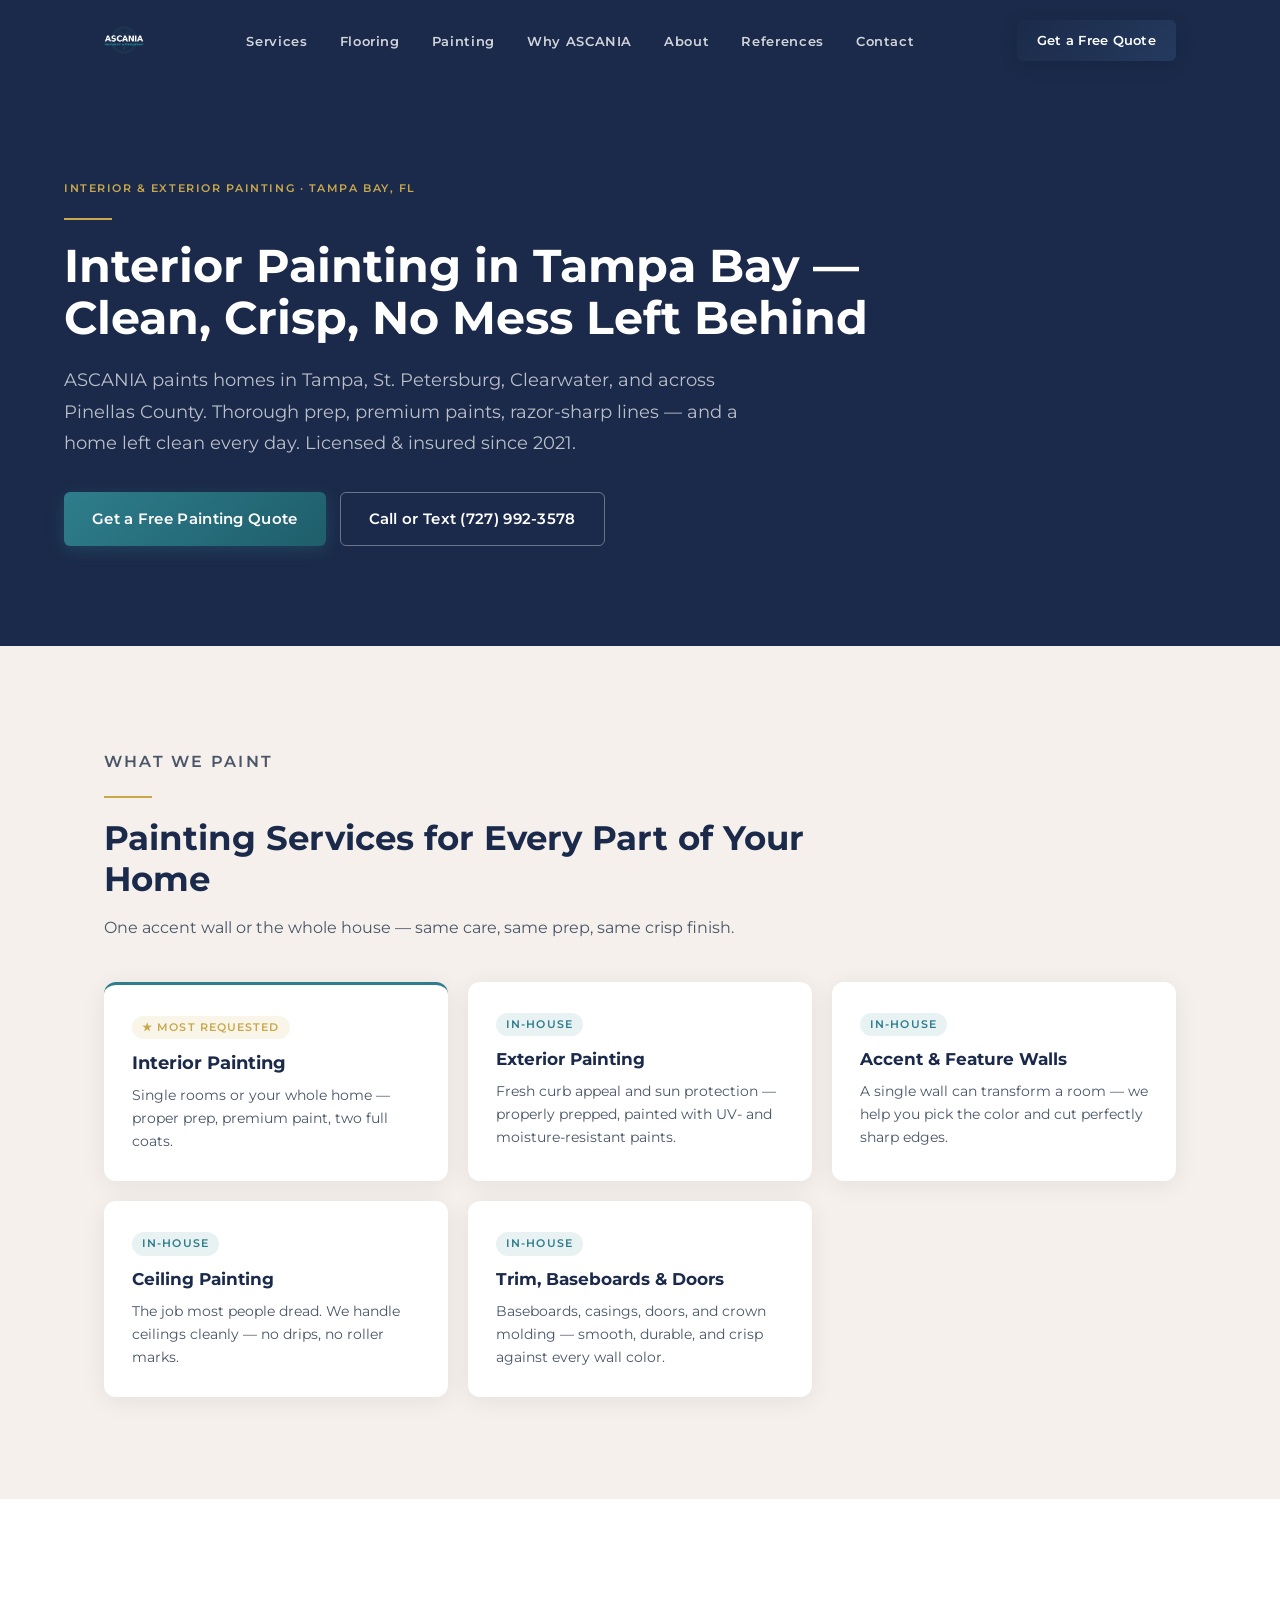
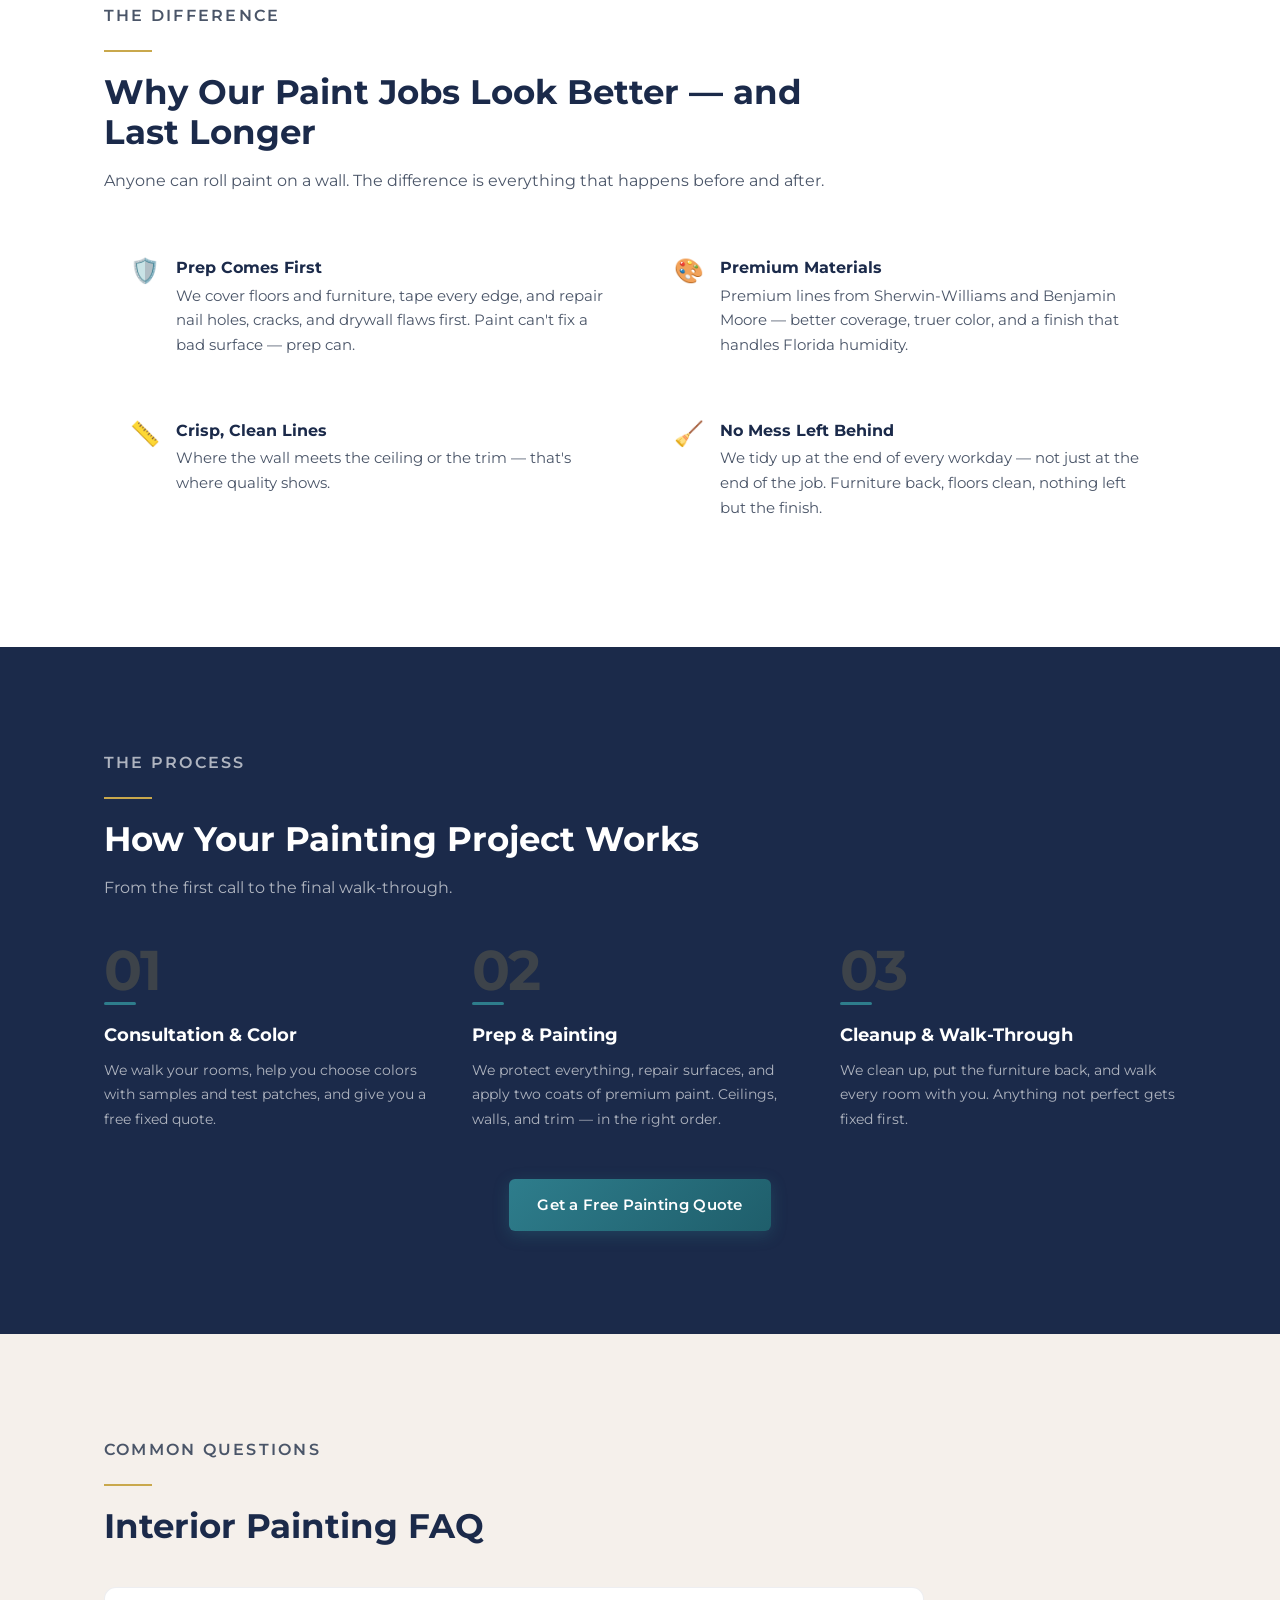
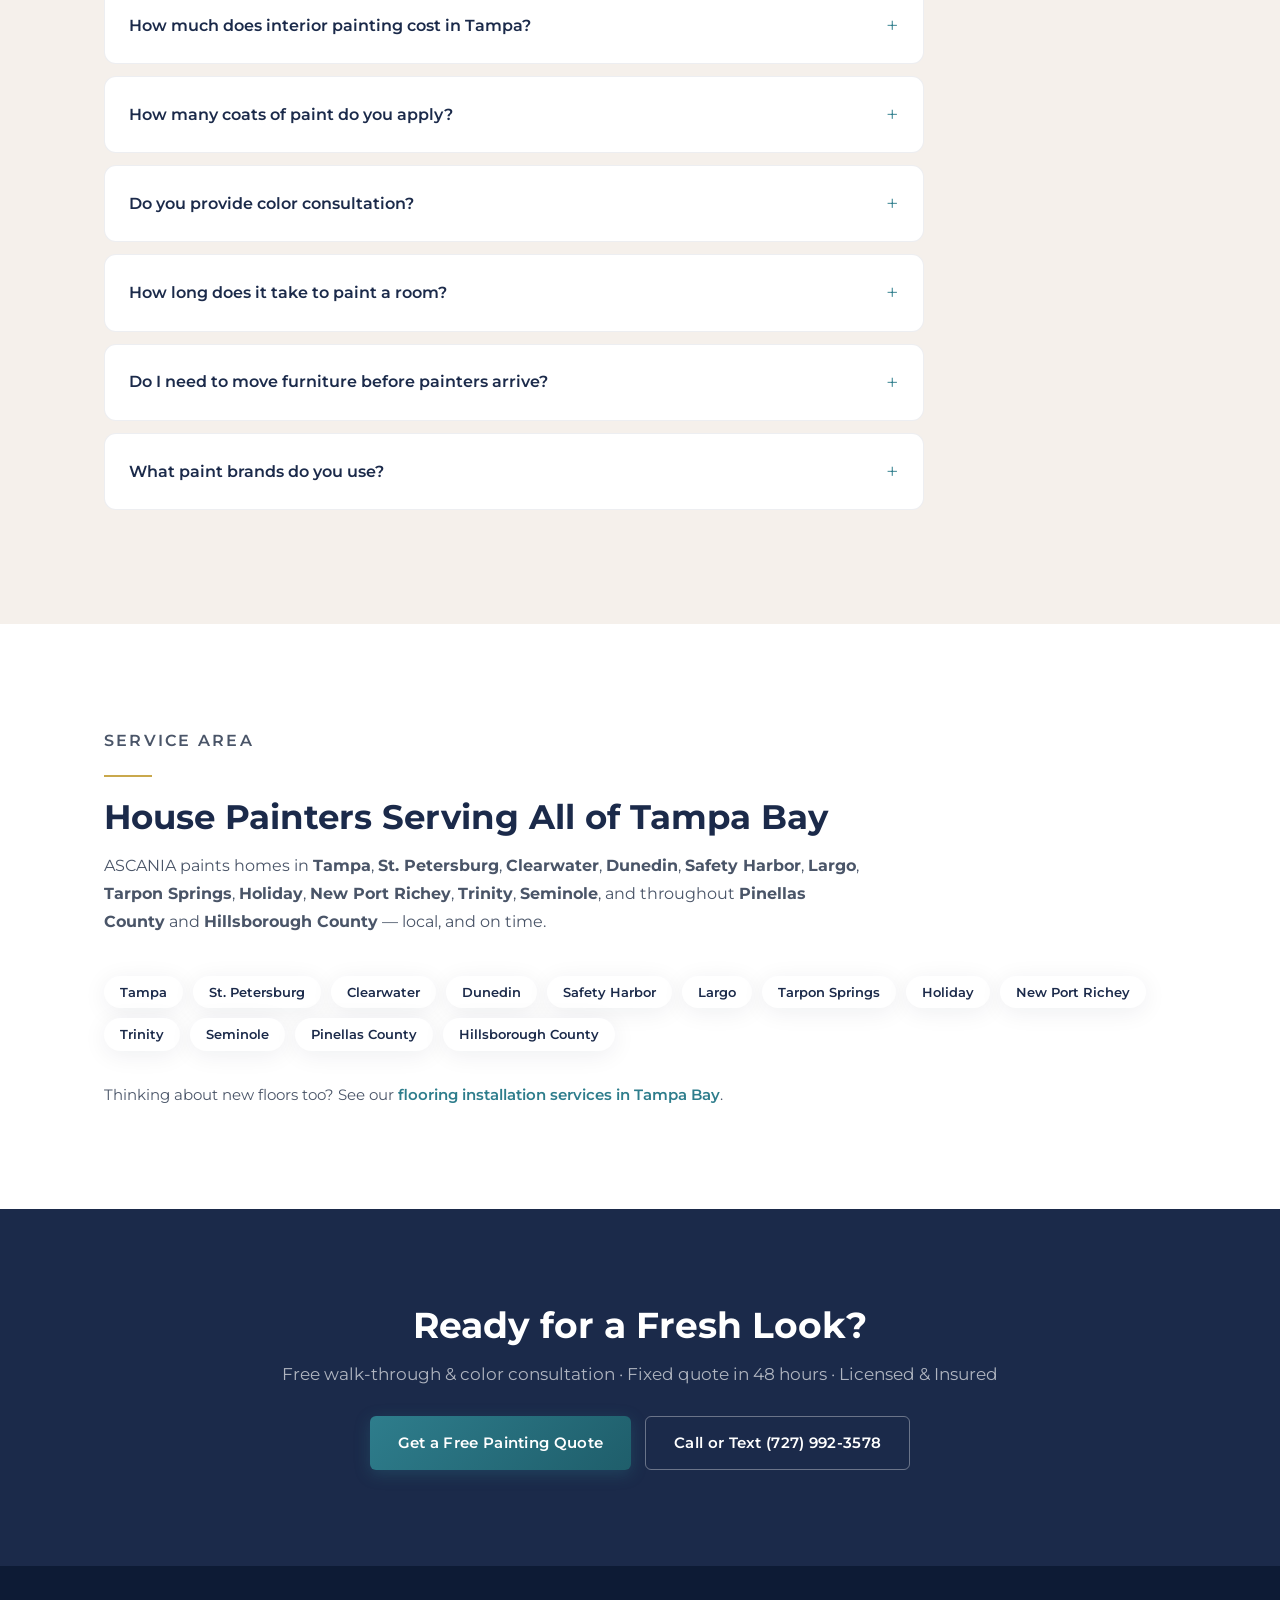
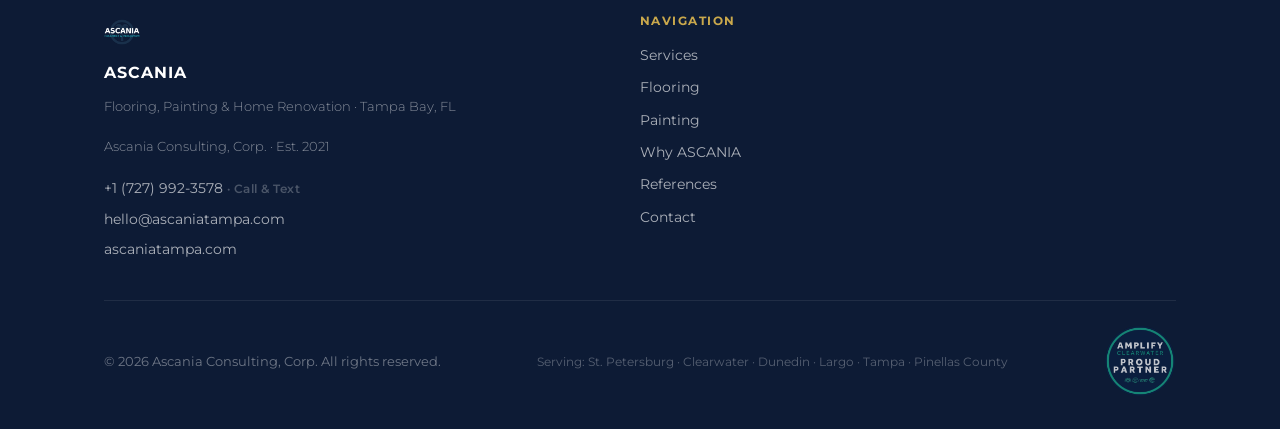
<file: interior-painting-tampa/index.html>
<!DOCTYPE html>
<html lang="en">
<head>
  <meta charset="UTF-8" />
  <meta name="viewport" content="width=device-width, initial-scale=1.0" />

  <!-- SEO Meta -->
  <title>Interior Painting Tampa Bay | House Painters | ASCANIA</title>
  <meta name="description" content="Professional interior &amp; exterior painting in Tampa, St. Petersburg &amp; Clearwater. Careful prep, crisp lines, clean job sites. Get a free quote today." />
  <meta name="keywords" content="interior painting Tampa, house painters Tampa Bay, interior painter St. Petersburg FL, room painting contractor Clearwater, professional painters Tampa" />
  <link rel="canonical" href="https://www.ascaniatampa.com/interior-painting-tampa/" />

  <!-- Open Graph -->
  <meta property="og:type"        content="website" />
  <meta property="og:url"         content="https://www.ascaniatampa.com/interior-painting-tampa/" />
  <meta property="og:title"       content="Interior Painting in Tampa Bay | ASCANIA" />
  <meta property="og:description" content="Professional interior &amp; exterior painting for homeowners in Tampa, St. Petersburg &amp; Clearwater. Clean, crisp, no mess left behind. Free quotes." />
  <meta property="og:image"       content="https://www.ascaniatampa.com/assets/images/ascania_logo_on_dark.png" />
  <meta name="twitter:card"       content="summary_large_image" />

  <!-- Favicon -->
  <link rel="icon" type="image/x-icon"    href="../favicon.ico" />
  <link rel="icon" type="image/png" sizes="32x32" href="../assets/images/favicon-32x32.png" />
  <link rel="icon" type="image/png" sizes="16x16" href="../assets/images/favicon-16x16.png" />
  <link rel="apple-touch-icon" sizes="180x180"    href="../assets/images/apple-touch-icon.png" />
  <link rel="manifest"                            href="../site.webmanifest" />

  <!-- Fonts -->
  <link rel="preconnect" href="https://fonts.googleapis.com" />
  <link rel="preconnect" href="https://fonts.gstatic.com" crossorigin />
  <link href="https://fonts.googleapis.com/css2?family=Montserrat:wght@300;400;600;700&family=Playfair+Display:ital@1&display=swap" rel="stylesheet" />

  <!-- Styles -->
  <link rel="stylesheet" href="../assets/css/style.css" />
  <style>
    /* ---- Service page hero ---- */
    .svc-hero {
      background: var(--navy);
      padding: clamp(120px,16vw,180px) var(--section-px) clamp(64px,8vw,100px);
      position: relative;
      overflow: hidden;
    }
    .svc-hero-inner { max-width: var(--max-w); margin: 0 auto; }
    .svc-hero h1 {
      color: var(--white);
      font-size: clamp(1.75rem,4.5vw,2.875rem);
      font-weight: 700;
      line-height: 1.15;
      max-width: 820px;
      margin-bottom: 20px;
    }
    .svc-hero p.svc-hero-sub {
      color: rgba(255,255,255,0.7);
      font-size: clamp(1rem,2vw,1.125rem);
      line-height: 1.75;
      max-width: 720px;
      margin-bottom: 32px;
    }
    .svc-hero-ctas { display: flex; flex-wrap: wrap; gap: 14px; }

    /* ---- Content typography ---- */
    .svc-section-header { max-width: 760px; margin-bottom: 40px; }
    .svc-section-header h2 {
      font-size: clamp(1.5rem,3.5vw,2.125rem);
      font-weight: 700;
      color: var(--navy);
      line-height: 1.2;
      margin-bottom: 14px;
    }
    .section--navy .svc-section-header h2 { color: var(--white); }
    .svc-section-header p { color: var(--text-mid); font-size: 1rem; line-height: 1.75; }
    .section--navy .svc-section-header p { color: rgba(255,255,255,0.65); }

    /* ---- Benefit list (What sets us apart) ---- */
    .benefit-grid {
      display: grid;
      grid-template-columns: 1fr;
      gap: 16px;
    }
    @media (min-width: 720px) { .benefit-grid { grid-template-columns: 1fr 1fr; } }
    .benefit-item {
      background: var(--white);
      border-radius: var(--radius-lg);
      padding: 24px 26px;
      display: flex;
      gap: 16px;
      align-items: flex-start;
    }
    .benefit-item .icon { font-size: 1.5rem; line-height: 1; }
    .benefit-item h3 { font-size: 1rem; font-weight: 700; color: var(--navy); margin-bottom: 6px; }
    .benefit-item p { font-size: 0.9375rem; color: var(--text-mid); line-height: 1.65; }

    /* ---- FAQ ---- */
    .faq-list { max-width: 820px; }
    .faq-item {
      background: var(--white);
      border-radius: var(--radius-lg);
      margin-bottom: 12px;
      border: 1px solid rgba(27,42,74,0.08);
      overflow: hidden;
    }
    .faq-item summary {
      cursor: pointer;
      list-style: none;
      padding: 20px 24px;
      font-weight: 600;
      font-size: 1rem;
      color: var(--navy);
      display: flex;
      justify-content: space-between;
      align-items: center;
      gap: 16px;
    }
    .faq-item summary::-webkit-details-marker { display: none; }
    .faq-item summary::after {
      content: '+';
      font-size: 1.375rem;
      font-weight: 300;
      color: var(--teal);
      flex-shrink: 0;
      transition: transform 0.2s ease;
    }
    .faq-item[open] summary::after { transform: rotate(45deg); }
    .faq-item .faq-answer {
      padding: 0 24px 22px;
      color: var(--text-mid);
      font-size: 0.9375rem;
      line-height: 1.75;
    }

    /* ---- Bottom CTA ---- */
    .svc-cta {
      background: var(--navy);
      text-align: center;
      padding: clamp(56px,8vw,96px) var(--section-px);
    }
    .svc-cta h2 {
      color: var(--white);
      font-size: clamp(1.5rem,3.5vw,2.25rem);
      font-weight: 700;
      margin-bottom: 14px;
    }
    .svc-cta p { color: rgba(255,255,255,0.65); font-size: 1.0625rem; margin-bottom: 28px; }
    .svc-cta .svc-hero-ctas { justify-content: center; }
  </style>

  <!-- Schema.org: Service + FAQPage + LocalBusiness -->
  <script type="application/ld+json">
  {
    "@context": "https://schema.org",
    "@graph": [
      {
        "@type": "LocalBusiness",
        "@id": "https://www.ascaniatampa.com/#business",
        "name": "ASCANIA Renovation & Management",
        "description": "Flooring installation, interior painting, drywall and home renovation for homeowners in Tampa Bay, FL",
        "url": "https://www.ascaniatampa.com",
        "telephone": "+17279923578",
        "email": "hello@ascaniatampa.com",
        "logo": "https://www.ascaniatampa.com/assets/images/ascania_logo_on_dark.png",
        "address": { "@type": "PostalAddress", "addressLocality": "St. Petersburg", "addressRegion": "FL", "addressCountry": "US" },
        "areaServed": ["St. Petersburg","Clearwater","Dunedin","Safety Harbor","Largo","Tarpon Springs","Holiday","New Port Richey","Trinity","Pinellas Park","Seminole","Tampa","Hillsborough County"],
        "foundingDate": "2021"
      },
      {
        "@type": "Service",
        "name": "Interior & Exterior Painting",
        "serviceType": "Interior painting, exterior painting, accent walls, ceilings, trim and doors",
        "provider": { "@id": "https://www.ascaniatampa.com/#business" },
        "areaServed": ["Tampa","St. Petersburg","Clearwater","Dunedin","Safety Harbor","Largo","Tarpon Springs","Holiday","New Port Richey","Trinity","Seminole","Pinellas County","Hillsborough County"],
        "url": "https://www.ascaniatampa.com/interior-painting-tampa/",
        "description": "Professional interior and exterior painting for homeowners in Tampa Bay: thorough prep, premium paints, crisp lines, and a clean home when we leave."
      },
      {
        "@type": "FAQPage",
        "mainEntity": [
          {
            "@type": "Question",
            "name": "How much does interior painting cost in Tampa?",
            "acceptedAnswer": { "@type": "Answer", "text": "Most single rooms in the Tampa area run between $400 and $900, depending on room size, ceiling height, and prep needed. Whole-home interiors typically range from $3,500 to $8,000 or more. You get an exact, fixed quote after a free walk-through — the price you approve is the price you pay." }
          },
          {
            "@type": "Question",
            "name": "How many coats of paint do you apply?",
            "acceptedAnswer": { "@type": "Answer", "text": "Two coats is our standard. For a dramatic color change or over stains and repairs, we add a primer coat first. We never thin paint to stretch it." }
          },
          {
            "@type": "Question",
            "name": "Do you provide color consultation?",
            "acceptedAnswer": { "@type": "Answer", "text": "Yes. We help you narrow down options, provide sample swatches, and paint test patches on your walls so you see the color in your own light before committing." }
          },
          {
            "@type": "Question",
            "name": "How long does it take to paint a room?",
            "acceptedAnswer": { "@type": "Answer", "text": "A standard bedroom or living room usually takes one day, including prep and two coats. A whole-home interior typically takes 3 to 5 days, depending on size and trim and ceiling work. You get a clear timeline before we start." }
          },
          {
            "@type": "Question",
            "name": "Do I need to move furniture before painters arrive?",
            "acceptedAnswer": { "@type": "Answer", "text": "No. We move and cover your furniture, protect your floors, and put everything back. We only ask that you remove small valuables and fragile items." }
          },
          {
            "@type": "Question",
            "name": "What paint brands do you use?",
            "acceptedAnswer": { "@type": "Answer", "text": "Premium lines from Sherwin-Williams and Benjamin Moore — better coverage, longer life, and built for Florida's humidity. If you have a preferred brand, we are happy to use it." }
          }
        ]
      },
      {
        "@type": "BreadcrumbList",
        "itemListElement": [
          { "@type": "ListItem", "position": 1, "name": "Home", "item": "https://www.ascaniatampa.com/" },
          { "@type": "ListItem", "position": 2, "name": "Interior Painting Tampa", "item": "https://www.ascaniatampa.com/interior-painting-tampa/" }
        ]
      }
    ]
  }
  </script>
</head>

<body>

<!-- ============================================================
     NAVIGATION
     ============================================================ -->
<nav id="navbar" role="navigation" aria-label="Main navigation">
  <div class="nav-inner">
    <a href="../" aria-label="ASCANIA — Home">
      <img src="../assets/images/ascania_logo_on_dark.png"
           alt="ASCANIA Renovation &amp; Management Logo"
           class="nav-logo"
           onerror="this.style.display='none';this.nextElementSibling.style.display='block';" />
      <span class="nav-logo-text" style="display:none;">ASCANIA</span>
    </a>

    <ul class="nav-links" role="list">
      <li><a href="../#services">Services</a></li>
      <li><a href="../flooring-installation-tampa/">Flooring</a></li>
      <li><a href="./" aria-current="page">Painting</a></li>
      <li><a href="../#why-ascania">Why ASCANIA</a></li>
      <li><a href="../#about">About</a></li>
      <li><a href="../references/">References</a></li>
      <li><a href="../#contact">Contact</a></li>
    </ul>

    <div class="nav-right">
      <a href="../#contact" class="btn btn-primary" style="padding:10px 20px;font-size:.8125rem;">Get a Free Quote</a>
      <button class="hamburger" id="hamburger" aria-label="Open menu" aria-expanded="false" aria-controls="mobile-menu">
        <span></span><span></span><span></span>
      </button>
    </div>
  </div>
</nav>

<!-- Mobile Menu -->
<nav class="mobile-menu" id="mobile-menu" aria-label="Mobile navigation">
  <a href="../#services">Services</a>
  <a href="../flooring-installation-tampa/">Flooring</a>
  <a href="./">Painting</a>
  <a href="../#why-ascania">Why ASCANIA</a>
  <a href="../#about">About</a>
  <a href="../references/">References</a>
  <a href="../#contact">Contact</a>
  <a href="../#contact" class="btn btn-teal">Get a Free Quote</a>
</nav>


<!-- ============================================================
     HERO
     ============================================================ -->
<section class="svc-hero" aria-labelledby="painting-heading">
  <div class="svc-hero-inner">
    <p class="eyebrow" style="color:var(--gold);">Interior &amp; Exterior Painting · Tampa Bay, FL</p>
    <span class="gold-line"></span>
    <h1 id="painting-heading">Interior Painting in Tampa Bay — Clean, Crisp, No Mess Left Behind</h1>
    <p class="svc-hero-sub">
      ASCANIA paints homes in Tampa, St.&nbsp;Petersburg, Clearwater, and across Pinellas County. Thorough prep,
      premium paints, razor-sharp lines — and a home left clean every day. Licensed &amp; insured since 2021.
    </p>
    <div class="svc-hero-ctas">
      <a href="../#contact" class="btn btn-teal">Get a Free Painting Quote</a>
      <a href="tel:+17279923578" class="btn btn-secondary">Call or Text (727) 992-3578</a>
    </div>
  </div>
</section>


<!-- ============================================================
     PAINTING SERVICES
     ============================================================ -->
<section class="section section--offwhite" aria-labelledby="pt-services-heading">
  <div class="container">
    <div class="svc-section-header">
      <p class="eyebrow">What We Paint</p>
      <span class="gold-line"></span>
      <h2 id="pt-services-heading">Painting Services for Every Part of Your Home</h2>
      <p>One accent wall or the whole house — same care, same prep, same crisp finish.</p>
    </div>

    <div class="services-grid">
      <div class="service-card service-card--core fade-up">
        <span class="service-card-tag">★ Most Requested</span>
        <h3>Interior Painting</h3>
        <p>Single rooms or your whole home — proper prep, premium paint, two full coats.</p>
      </div>
      <div class="service-card fade-up">
        <span class="service-card-tag">In-house</span>
        <h3>Exterior Painting</h3>
        <p>Fresh curb appeal and sun protection — properly prepped, painted with UV- and moisture-resistant paints.</p>
      </div>
      <div class="service-card fade-up">
        <span class="service-card-tag">In-house</span>
        <h3>Accent &amp; Feature Walls</h3>
        <p>A single wall can transform a room — we help you pick the color and cut perfectly sharp edges.</p>
      </div>
      <div class="service-card fade-up">
        <span class="service-card-tag">In-house</span>
        <h3>Ceiling Painting</h3>
        <p>The job most people dread. We handle ceilings cleanly — no drips, no roller marks.</p>
      </div>
      <div class="service-card fade-up">
        <span class="service-card-tag">In-house</span>
        <h3>Trim, Baseboards &amp; Doors</h3>
        <p>Baseboards, casings, doors, and crown molding — smooth, durable, and crisp against every wall color.</p>
      </div>
    </div>
  </div>
</section>


<!-- ============================================================
     WHAT SETS US APART
     ============================================================ -->
<section class="section section--white" aria-labelledby="pt-diff-heading">
  <div class="container">
    <div class="svc-section-header">
      <p class="eyebrow">The Difference</p>
      <span class="gold-line"></span>
      <h2 id="pt-diff-heading">Why Our Paint Jobs Look Better — and Last Longer</h2>
      <p>Anyone can roll paint on a wall. The difference is everything that happens before and after.</p>
    </div>

    <div class="benefit-grid">
      <div class="benefit-item fade-up">
        <span class="icon">🛡️</span>
        <div>
          <h3>Prep Comes First</h3>
          <p>We cover floors and furniture, tape every edge, and repair nail holes, cracks, and drywall flaws first. Paint can't fix a bad surface — prep can.</p>
        </div>
      </div>
      <div class="benefit-item fade-up">
        <span class="icon">🎨</span>
        <div>
          <h3>Premium Materials</h3>
          <p>Premium lines from Sherwin-Williams and Benjamin Moore — better coverage, truer color, and a finish that handles Florida humidity.</p>
        </div>
      </div>
      <div class="benefit-item fade-up">
        <span class="icon">📏</span>
        <div>
          <h3>Crisp, Clean Lines</h3>
          <p>Where the wall meets the ceiling or the trim — that's where quality shows.</p>
        </div>
      </div>
      <div class="benefit-item fade-up">
        <span class="icon">🧹</span>
        <div>
          <h3>No Mess Left Behind</h3>
          <p>We tidy up at the end of every workday — not just at the end of the job. Furniture back, floors clean, nothing left but the finish.</p>
        </div>
      </div>
    </div>
  </div>
</section>


<!-- ============================================================
     PROCESS
     ============================================================ -->
<section class="section section--navy" aria-labelledby="pt-process-heading">
  <div class="container">
    <div class="svc-section-header">
      <p class="eyebrow">The Process</p>
      <span class="gold-line"></span>
      <h2 id="pt-process-heading">How Your Painting Project Works</h2>
      <p>From the first call to the final walk-through.</p>
    </div>

    <div class="process-steps">
      <div class="process-step fade-up">
        <div class="step-number">01</div>
        <div class="step-teal-line"></div>
        <h3>Consultation &amp; Color</h3>
        <p>We walk your rooms, help you choose colors with samples and test patches, and give you a free fixed quote.</p>
      </div>
      <div class="process-step fade-up">
        <div class="step-number">02</div>
        <div class="step-teal-line"></div>
        <h3>Prep &amp; Painting</h3>
        <p>We protect everything, repair surfaces, and apply two coats of premium paint. Ceilings, walls, and trim — in the right order.</p>
      </div>
      <div class="process-step fade-up">
        <div class="step-number">03</div>
        <div class="step-teal-line"></div>
        <h3>Cleanup &amp; Walk-Through</h3>
        <p>We clean up, put the furniture back, and walk every room with you. Anything not perfect gets fixed first.</p>
      </div>
    </div>

    <div class="svc-hero-ctas" style="margin-top:48px;justify-content:center;">
      <a href="../#contact" class="btn btn-teal">Get a Free Painting Quote</a>
    </div>
  </div>
</section>


<!-- ============================================================
     FAQ
     ============================================================ -->
<section class="section section--offwhite" aria-labelledby="pt-faq-heading">
  <div class="container">
    <div class="svc-section-header">
      <p class="eyebrow">Common Questions</p>
      <span class="gold-line"></span>
      <h2 id="pt-faq-heading">Interior Painting FAQ</h2>
    </div>

    <div class="faq-list">
      <details class="faq-item">
        <summary>How much does interior painting cost in Tampa?</summary>
        <div class="faq-answer">
          Most single rooms in the Tampa area run between <strong>$400 and $900</strong>, depending on room size, ceiling height, and prep needed. Whole-home interiors typically range from <strong>$3,500 to $8,000+</strong>. You get an exact, fixed quote after a free walk-through — the price you approve is the price you pay.
        </div>
      </details>
      <details class="faq-item">
        <summary>How many coats of paint do you apply?</summary>
        <div class="faq-answer">
          Two coats is our standard. For a dramatic color change or over stains and repairs, we add a primer coat first. We never thin paint to stretch it.
        </div>
      </details>
      <details class="faq-item">
        <summary>Do you provide color consultation?</summary>
        <div class="faq-answer">
          Yes. We help you narrow down options, provide sample swatches, and paint test patches on your walls — so you see the color in your own light before committing.
        </div>
      </details>
      <details class="faq-item">
        <summary>How long does it take to paint a room?</summary>
        <div class="faq-answer">
          A standard bedroom or living room usually takes <strong>one day</strong>, including prep and two coats. A whole-home interior typically takes <strong>3 to 5 days</strong>, depending on size and trim and ceiling work. You get a clear timeline before we start.
        </div>
      </details>
      <details class="faq-item">
        <summary>Do I need to move furniture before painters arrive?</summary>
        <div class="faq-answer">
          No. We move and cover your furniture, protect your floors, and put everything back. We only ask that you remove small valuables and fragile items.
        </div>
      </details>
      <details class="faq-item">
        <summary>What paint brands do you use?</summary>
        <div class="faq-answer">
          Premium lines from <strong>Sherwin-Williams</strong> and <strong>Benjamin Moore</strong> — better coverage, longer life, and built for Florida's humidity. Have a preferred brand? We're happy to use it.
        </div>
      </details>
    </div>
  </div>
</section>


<!-- ============================================================
     SERVICE AREA
     ============================================================ -->
<section class="section section--white" aria-labelledby="pt-area-heading">
  <div class="container">
    <div class="svc-section-header">
      <p class="eyebrow">Service Area</p>
      <span class="gold-line"></span>
      <h2 id="pt-area-heading">House Painters Serving All of Tampa Bay</h2>
      <p>
        ASCANIA paints homes in <strong>Tampa</strong>, <strong>St. Petersburg</strong>, <strong>Clearwater</strong>,
        <strong>Dunedin</strong>, <strong>Safety Harbor</strong>, <strong>Largo</strong>, <strong>Tarpon Springs</strong>, <strong>Holiday</strong>, <strong>New Port Richey</strong>, <strong>Trinity</strong>,
        <strong>Seminole</strong>, and throughout <strong>Pinellas County</strong> and <strong>Hillsborough County</strong>
        — local, and on time.
      </p>
    </div>
    <div class="city-tags">
      <span class="city-tag">Tampa</span>
      <span class="city-tag">St. Petersburg</span>
      <span class="city-tag">Clearwater</span>
      <span class="city-tag">Dunedin</span>
      <span class="city-tag">Safety Harbor</span>
      <span class="city-tag">Largo</span>
      <span class="city-tag">Tarpon Springs</span>
      <span class="city-tag">Holiday</span>
      <span class="city-tag">New Port Richey</span>
      <span class="city-tag">Trinity</span>
      <span class="city-tag">Seminole</span>
      <span class="city-tag">Pinellas County</span>
      <span class="city-tag">Hillsborough County</span>
    </div>
    <p style="margin-top:32px;color:var(--text-mid);font-size:0.9375rem;">
      Thinking about new floors too? See our <a href="../flooring-installation-tampa/" style="color:var(--teal);font-weight:600;">flooring installation services in Tampa Bay</a>.
    </p>
  </div>
</section>


<!-- ============================================================
     BOTTOM CTA
     ============================================================ -->
<section class="svc-cta" aria-labelledby="pt-cta-heading">
  <h2 id="pt-cta-heading">Ready for a Fresh Look?</h2>
  <p>Free walk-through &amp; color consultation · Fixed quote in 48 hours · Licensed &amp; Insured</p>
  <div class="svc-hero-ctas">
    <a href="../#contact" class="btn btn-teal">Get a Free Painting Quote</a>
    <a href="tel:+17279923578" class="btn btn-secondary">Call or Text (727) 992-3578</a>
  </div>
</section>


<!-- ============================================================
     FOOTER
     ============================================================ -->
<footer id="footer" role="contentinfo">
  <div class="container footer-inner">
    <div class="footer-top">
      <div class="footer-brand">
        <div class="brand">
          <img src="../assets/images/ascania_logo_on_dark.png"
               alt="ASCANIA"
               style="height:36px;width:auto;margin-bottom:10px;"
               onerror="this.style.display='none';" />
          <p class="footer-brand-name">ASCANIA</p>
        </div>
        <p class="footer-tagline">Flooring, Painting &amp; Home Renovation · Tampa Bay, FL</p>
        <p class="footer-tagline">Ascania Consulting, Corp. · Est. 2021</p>
        <div class="footer-contact-list" style="margin-top:16px;">
          <a href="tel:+17279923578">+1 (727) 992-3578 <span class="contact-item-hint">· Call &amp; Text</span></a>
          <a href="mailto:hello@ascaniatampa.com">hello@ascaniatampa.com</a>
          <a href="https://www.ascaniatampa.com">ascaniatampa.com</a>
        </div>
      </div>

      <div class="footer-col">
        <h4>Navigation</h4>
        <nav class="footer-nav" aria-label="Footer navigation">
          <a href="../#services">Services</a>
          <a href="../flooring-installation-tampa/">Flooring</a>
          <a href="./">Painting</a>
          <a href="../#why-ascania">Why ASCANIA</a>
          <a href="../references/">References</a>
          <a href="../#contact">Contact</a>
        </nav>
      </div>
    </div>

    <div class="footer-divider"></div>

    <div class="footer-bottom">
      <p class="footer-copy">© 2026 Ascania Consulting, Corp. All rights reserved.</p>
      <p class="footer-cities">Serving: St. Petersburg · Clearwater · Dunedin · Largo · Tampa · Pinellas County</p>
      <img src="../assets/images/amplify_chamber_badge.png"
           alt="Proud Partner – Amplify Clearwater Chamber of Commerce 2026"
           class="chamber-badge"
           onerror="this.style.display='none';" />
    </div>
  </div>
</footer>

<!-- Scripts -->
<script src="../assets/js/main.js"></script>
</body>
</html>
</file>
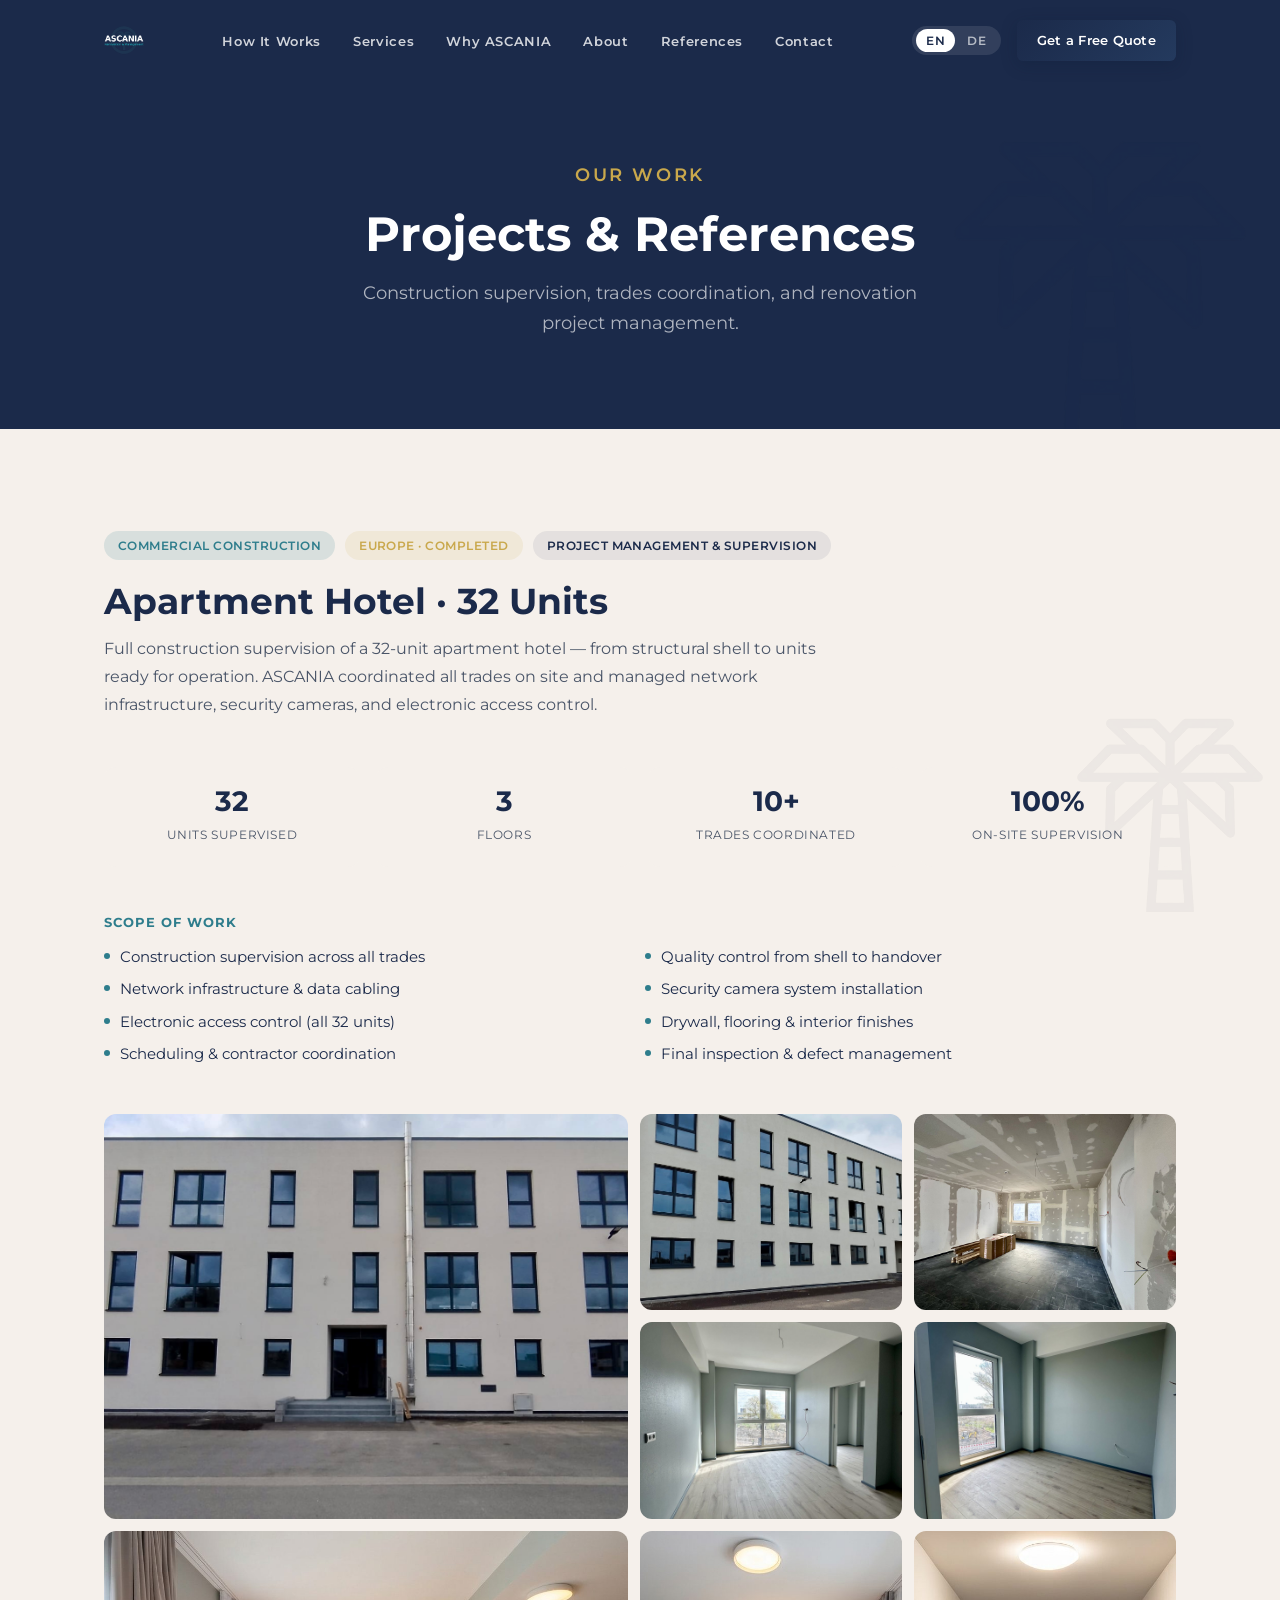
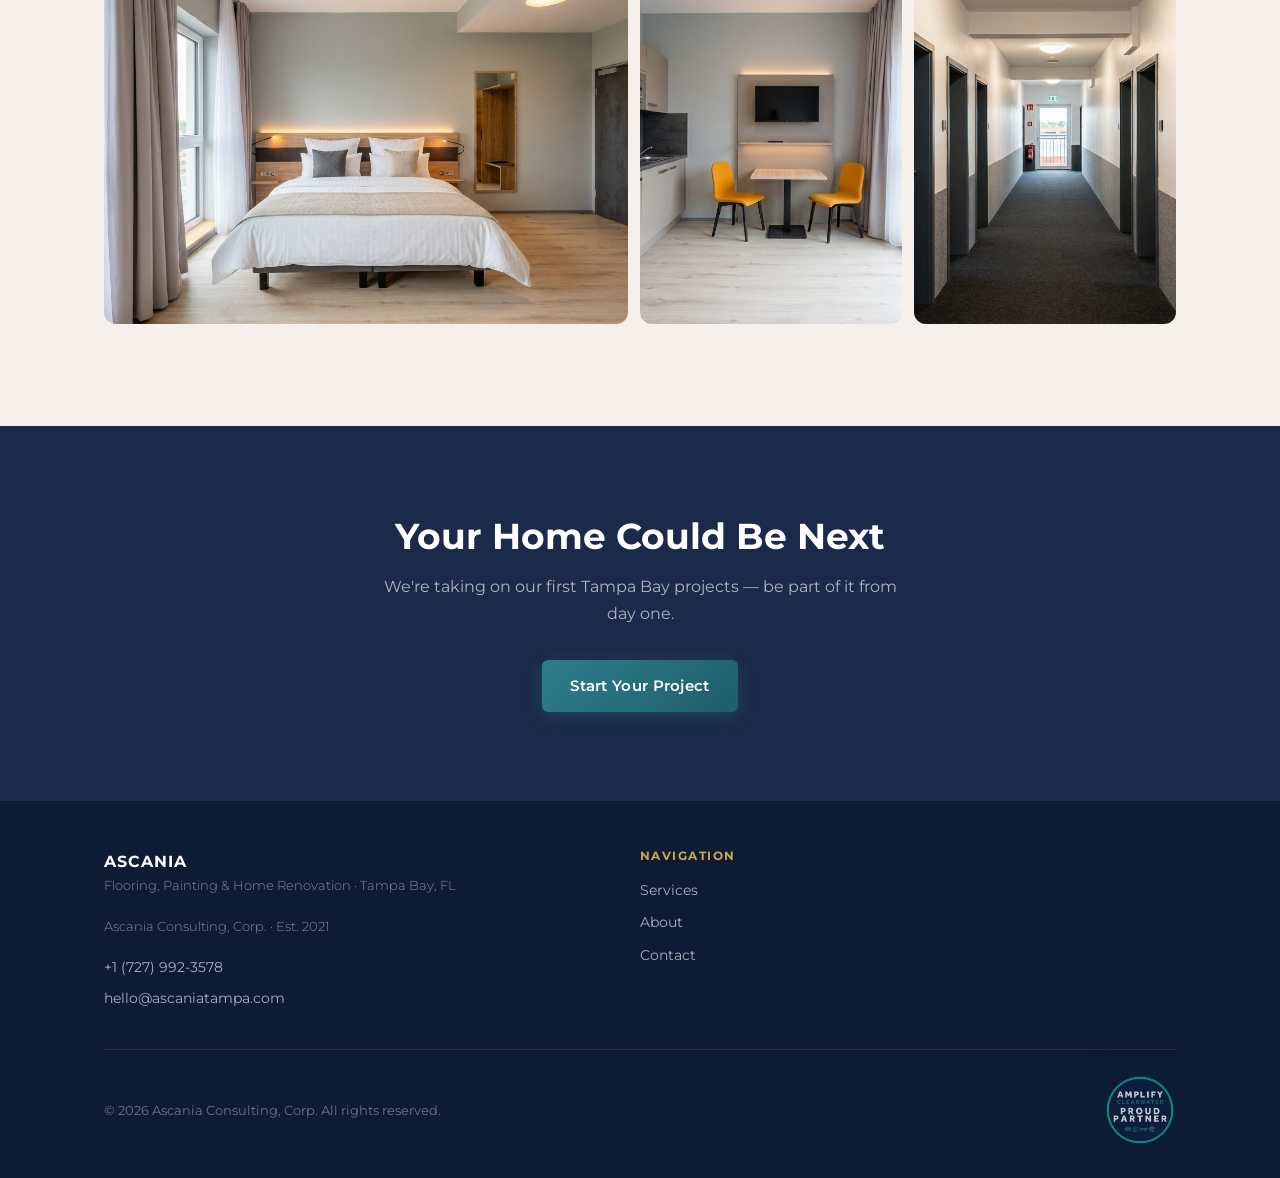
<file: references/index.html>
<!DOCTYPE html>
<html lang="en">
<head>
  <meta charset="UTF-8" />
  <meta name="viewport" content="width=device-width, initial-scale=1.0" />
  <title>References | ASCANIA Renovation &amp; Management · Tampa Bay, FL</title>
  <meta name="description" content="Project references by ASCANIA — construction supervision and renovation project management. 32-unit apartment hotel case study." />
  <link rel="canonical" href="https://www.ascaniatampa.com/references/" />
  <link rel="icon" type="image/x-icon"    href="../favicon.ico" />
  <link rel="icon" type="image/png" sizes="32x32" href="../assets/images/favicon-32x32.png" />
  <link rel="icon" type="image/png" sizes="16x16" href="../assets/images/favicon-16x16.png" />
  <link rel="apple-touch-icon" sizes="180x180"    href="../assets/images/apple-touch-icon.png" />
  <link rel="manifest"                            href="../site.webmanifest" />
  <link rel="preconnect" href="https://fonts.googleapis.com" />
  <link rel="preconnect" href="https://fonts.gstatic.com" crossorigin />
  <link href="https://fonts.googleapis.com/css2?family=Montserrat:wght@300;400;600;700&family=Playfair+Display:ital@1&display=swap" rel="stylesheet" />
  <link rel="stylesheet" href="../assets/css/style.css" />
  <style>
    /* ---- References page specific ---- */
    .ref-page-hero {
      background: var(--navy);
      padding: clamp(100px,14vw,160px) var(--section-px) clamp(56px,7vw,96px);
      text-align: center;
      position: relative;
      overflow: hidden;
    }
    .ref-page-hero h1 {
      color: var(--white);
      font-size: clamp(2rem,5vw,3rem);
      font-weight: 700;
      margin-bottom: 16px;
    }
    .ref-page-hero p {
      color: rgba(255,255,255,0.65);
      font-size: clamp(1rem,2vw,1.125rem);
      max-width: 560px;
      margin: 0 auto;
      line-height: 1.7;
    }

    /* ---- Case study layout ---- */
    .case-study {
      padding: var(--section-py) var(--section-px);
      max-width: var(--max-w);
      margin: 0 auto;
    }
    .case-study-header {
      margin-bottom: 48px;
    }
    .cs-meta {
      display: flex;
      flex-wrap: wrap;
      gap: 10px;
      margin-bottom: 20px;
    }
    .cs-tag {
      display: inline-block;
      padding: 5px 14px;
      border-radius: var(--radius-full);
      font-size: 0.75rem;
      font-weight: 600;
      letter-spacing: 0.04em;
      text-transform: uppercase;
    }
    .cs-tag--type  { background: rgba(46,125,140,0.15); color: var(--teal); }
    .cs-tag--loc   { background: rgba(201,168,76,0.12); color: var(--gold); }
    .cs-tag--scope { background: rgba(27,42,74,0.08);   color: var(--navy); }
    @media (prefers-color-scheme: dark) {
      .cs-tag--scope { background: rgba(255,255,255,0.08); color: rgba(255,255,255,0.7); }
    }
    .case-study-header h2 {
      font-size: clamp(1.5rem,3.5vw,2.25rem);
      font-weight: 700;
      color: var(--navy);
      margin-bottom: 12px;
      line-height: 1.2;
    }
    .case-study-header p {
      color: var(--text-mid);
      font-size: 1rem;
      line-height: 1.75;
      max-width: 760px;
    }

    /* ---- Stats row ---- */
    .cs-stats {
      display: grid;
      grid-template-columns: repeat(2,1fr);
      gap: 16px;
      margin: 32px 0 48px;
    }
    @media (min-width: 600px) { .cs-stats { grid-template-columns: repeat(4,1fr); } }
    .cs-stat {
      background: var(--offwhite);
      border-radius: var(--radius-lg);
      padding: 20px 16px;
      text-align: center;
    }
    .cs-stat-value {
      display: block;
      font-size: 1.75rem;
      font-weight: 700;
      color: var(--navy);
      line-height: 1;
      margin-bottom: 6px;
    }
    .cs-stat-label {
      font-size: 0.75rem;
      color: var(--text-mid);
      text-transform: uppercase;
      letter-spacing: 0.05em;
    }

    /* ---- Scope list ---- */
    .cs-scope {
      margin: 0 0 48px;
    }
    .cs-scope h3 {
      font-size: 0.8125rem;
      font-weight: 700;
      text-transform: uppercase;
      letter-spacing: 0.08em;
      color: var(--teal);
      margin-bottom: 16px;
    }
    .cs-scope ul {
      list-style: none;
      display: grid;
      grid-template-columns: 1fr;
      gap: 10px;
    }
    @media (min-width: 560px) { .cs-scope ul { grid-template-columns: 1fr 1fr; } }
    .cs-scope li {
      display: flex;
      align-items: flex-start;
      gap: 10px;
      font-size: 0.9375rem;
      color: var(--text-dark);
      line-height: 1.5;
    }
    .cs-scope li::before {
      content: '';
      display: block;
      width: 6px;
      height: 6px;
      border-radius: 50%;
      background: var(--teal);
      flex-shrink: 0;
      margin-top: 7px;
    }

    /* ---- Photo gallery ---- */
    .cs-gallery {
      display: grid;
      gap: 12px;
      grid-template-columns: 1fr 1fr;
      grid-template-rows: auto auto auto;
    }
    @media (min-width: 768px) {
      .cs-gallery {
        grid-template-columns: 2fr 1fr 1fr;
        grid-template-rows: auto auto;
      }
      .cs-gallery-featured { grid-column: 1; grid-row: 1 / 3; }
    }
    .cs-gallery-item {
      border-radius: var(--radius-lg);
      overflow: hidden;
      background: var(--surface-low);
    }
    .cs-gallery-featured {
      border-radius: var(--radius-lg);
      overflow: hidden;
      background: var(--surface-low);
    }
    .cs-gallery img, .cs-gallery-featured img {
      width: 100%;
      height: 100%;
      object-fit: cover;
      display: block;
      aspect-ratio: 4/3;
    }
    @media (min-width: 768px) {
      .cs-gallery-featured img { aspect-ratio: unset; height: 100%; min-height: 400px; }
      .cs-gallery-item img { aspect-ratio: 4/3; }
    }

    /* ---- CTA strip ---- */
    .ref-cta-strip {
      background: var(--navy);
      padding: clamp(56px,7vw,96px) var(--section-px);
      text-align: center;
    }
    .ref-cta-strip h2 {
      color: var(--white);
      font-size: clamp(1.5rem,3.5vw,2.25rem);
      font-weight: 700;
      margin-bottom: 16px;
    }
    .ref-cta-strip p {
      color: rgba(255,255,255,0.65);
      font-size: 1rem;
      line-height: 1.7;
      max-width: 520px;
      margin: 0 auto 32px;
    }
  </style>
</head>
<body>

<!-- Nav -->
<nav id="navbar" role="navigation" aria-label="Main navigation">
  <div class="nav-inner">
    <a href="../" aria-label="ASCANIA — Home">
      <img src="../assets/images/ascania_logo_on_dark.png"
           alt="ASCANIA Renovation &amp; Management Logo"
           class="nav-logo"
           onerror="this.style.display='none';this.nextElementSibling.style.display='block';" />
      <span class="nav-logo-text" style="display:none;">ASCANIA</span>
    </a>
    <ul class="nav-links" role="list">
      <li><a href="../#pain-points" data-i18n="nav-process">How It Works</a></li>
      <li><a href="../#services"    data-i18n="nav-services">Services</a></li>
      <li><a href="../#why-ascania" data-i18n="nav-why">Why ASCANIA</a></li>
      <li><a href="../#about"       data-i18n="nav-about">About</a></li>
      <li><a href="../references/" data-i18n="nav-references" aria-current="page">References</a></li>
      <li><a href="../#contact"     data-i18n="nav-contact">Contact</a></li>
    </ul>
    <div class="nav-right">
      <div class="lang-switcher" role="group" aria-label="Language">
        <button class="lang-btn active" data-lang="en">EN</button>
        <button class="lang-btn"        data-lang="de">DE</button>
      </div>
      <a href="../#contact" class="btn btn-primary" style="padding:10px 20px;font-size:.8125rem;" data-i18n="nav-cta">Get a Free Quote</a>
      <button class="hamburger" id="hamburger" aria-label="Open menu" aria-expanded="false" aria-controls="mobile-menu">
        <span></span><span></span><span></span>
      </button>
    </div>
  </div>
</nav>

<nav class="mobile-menu" id="mobile-menu" aria-label="Mobile navigation">
  <a href="../#pain-points" data-i18n="nav-process">How It Works</a>
  <a href="../#services"    data-i18n="nav-services">Services</a>
  <a href="../#why-ascania" data-i18n="nav-why">Why ASCANIA</a>
  <a href="../#about"       data-i18n="nav-about">About</a>
  <a href="../references/" data-i18n="nav-references">References</a>
  <a href="../#contact"     data-i18n="nav-contact">Contact</a>
  <div class="mobile-lang">
    <button class="lang-btn active" data-lang="en">EN</button>
    <button class="lang-btn"        data-lang="de">DE</button>
  </div>
  <a href="../#contact" class="btn btn-teal" data-i18n="nav-cta">Get a Free Quote</a>
</nav>

<!-- Hero -->
<header class="ref-page-hero">
  <img src="../assets/images/ascania_palm_transparent.png" alt="" class="hero-watermark" aria-hidden="true" style="opacity:.04;" onerror="this.style.display='none';" />
  <p class="eyebrow" style="color:var(--gold);margin-bottom:16px;" data-i18n="ref-prev-eyebrow">Our Work</p>
  <h1 data-i18n="ref-h1">Projects &amp; References</h1>
  <p data-i18n="ref-sub">Construction supervision, trades coordination, and renovation project management.</p>
</header>

<!-- Case Study: Apartment Hotel -->
<main>
<section class="case-study">

  <div class="case-study-header">
    <div class="cs-meta">
      <span class="cs-tag cs-tag--type" data-i18n="cs-tag-type">Commercial Construction</span>
      <span class="cs-tag cs-tag--loc"  data-i18n="cs-tag-loc">Europe · Completed</span>
      <span class="cs-tag cs-tag--scope" data-i18n="cs-tag-scope">Project Management &amp; Supervision</span>
    </div>
    <h2 data-i18n="cs-h2">Apartment Hotel · 32 Units</h2>
    <p data-i18n="cs-intro">Full construction supervision of a 32-unit apartment hotel — from structural shell to units ready for operation. ASCANIA coordinated all trades on site and managed network infrastructure, security cameras, and electronic access control.</p>
  </div>

  <!-- Stats -->
  <div class="cs-stats">
    <div class="cs-stat">
      <span class="cs-stat-value">32</span>
      <span class="cs-stat-label" data-i18n="cs-stat1">Units Supervised</span>
    </div>
    <div class="cs-stat">
      <span class="cs-stat-value">3</span>
      <span class="cs-stat-label" data-i18n="cs-stat2">Floors</span>
    </div>
    <div class="cs-stat">
      <span class="cs-stat-value">10+</span>
      <span class="cs-stat-label" data-i18n="cs-stat3">Trades Coordinated</span>
    </div>
    <div class="cs-stat">
      <span class="cs-stat-value">100%</span>
      <span class="cs-stat-label" data-i18n="cs-stat4">On-Site Supervision</span>
    </div>
  </div>

  <!-- Scope of work -->
  <div class="cs-scope">
    <h3 data-i18n="cs-scope-h">Scope of Work</h3>
    <ul>
      <li data-i18n="cs-scope-1">Construction supervision across all trades</li>
      <li data-i18n="cs-scope-2">Quality control from shell to handover</li>
      <li data-i18n="cs-scope-3">Network infrastructure &amp; data cabling</li>
      <li data-i18n="cs-scope-4">Security camera system installation</li>
      <li data-i18n="cs-scope-5">Electronic access control (all 32 units)</li>
      <li data-i18n="cs-scope-6">Drywall, flooring &amp; interior finishes</li>
      <li data-i18n="cs-scope-7">Scheduling &amp; contractor coordination</li>
      <li data-i18n="cs-scope-8">Final inspection &amp; defect management</li>
    </ul>
  </div>

  <!-- Gallery -->
  <div class="cs-gallery" role="list" aria-label="Project photos">
    <div class="cs-gallery-featured" role="listitem">
      <img src="../assets/images/references/aparthotel_2.jpg"
           alt="Apartment hotel — front facade, 3-story building"
           loading="lazy" />
    </div>
    <div class="cs-gallery-item" role="listitem">
      <img src="../assets/images/references/aparthotel_1.jpg"
           alt="Apartment hotel — side view with fire escape"
           loading="lazy" />
    </div>
    <div class="cs-gallery-item" role="listitem">
      <img src="../assets/images/references/aparthotel_3.jpg"
           alt="Interior — drywall construction phase"
           loading="lazy" />
    </div>
    <div class="cs-gallery-item" role="listitem">
      <img src="../assets/images/references/aparthotel_4.jpg"
           alt="Interior — finished unit with flooring and paint"
           loading="lazy" />
    </div>
    <div class="cs-gallery-item" role="listitem">
      <img src="../assets/images/references/aparthotel_5.jpg"
           alt="Interior — finished bedroom unit"
           loading="lazy" />
    </div>
    <div class="cs-gallery-item" role="listitem">
      <img src="../assets/images/references/aparthotel_bedroom.jpg"
           alt="Finished apartment unit — bedroom with vinyl plank flooring and integrated headboard lighting"
           loading="lazy" />
    </div>
    <div class="cs-gallery-item" role="listitem">
      <img src="../assets/images/references/aparthotel_kitchenette.jpg"
           alt="Finished apartment unit — kitchenette and dining area with wall-mounted TV"
           loading="lazy" />
    </div>
    <div class="cs-gallery-item" role="listitem">
      <img src="../assets/images/references/aparthotel_corridor.jpg"
           alt="Completed corridor with unit doors, electronic access control and emergency exit"
           loading="lazy" />
    </div>
  </div>

</section>
</main>

<!-- CTA -->
<div class="ref-cta-strip">
  <img src="../assets/images/ascania_palm_transparent.png" alt="" class="footer-watermark" aria-hidden="true" style="opacity:.04;" onerror="this.style.display='none';" />
  <h2 data-i18n="ref-cta-h3">Your Home Could Be Next</h2>
  <p data-i18n="ref-cta-body">We're taking on our first Tampa Bay projects — be part of it from day one.</p>
  <a href="../#contact" class="btn btn-teal" data-i18n="ref-cta-btn">Start Your Project</a>
</div>

<!-- Footer -->
<footer id="footer" role="contentinfo">
  <img src="../assets/images/ascania_palm_transparent.png" alt="" class="footer-watermark" aria-hidden="true" onerror="this.style.display='none';" />
  <div class="container footer-inner">
    <div class="footer-top">
      <div class="footer-brand">
        <p class="footer-brand-name">ASCANIA</p>
        <p class="footer-tagline" data-i18n="footer-tagline">Flooring, Painting &amp; Home Renovation · Tampa Bay, FL</p>
        <p class="footer-tagline" data-i18n="footer-legal">Ascania Consulting, Corp. · Est. 2021</p>
        <div class="footer-contact-list" style="margin-top:16px;">
          <a href="tel:+17279923578">+1 (727) 992-3578</a>
          <a href="mailto:hello@ascaniatampa.com">hello@ascaniatampa.com</a>
        </div>
      </div>
      <div class="footer-col">
        <h4 data-i18n="footer-nav-title">Navigation</h4>
        <nav class="footer-nav">
          <a href="../#services"  data-i18n="nav-services">Services</a>
          <a href="../#about"     data-i18n="nav-about">About</a>
          <a href="../#contact"   data-i18n="nav-contact">Contact</a>
        </nav>
      </div>
    </div>
    <div class="footer-divider"></div>
    <div class="footer-bottom">
      <p class="footer-copy" data-i18n="footer-copy">© 2026 Ascania Consulting, Corp. All rights reserved.</p>
      <img src="../assets/images/amplify_chamber_badge.png"
           alt="Proud Partner – Amplify Clearwater Chamber of Commerce 2026"
           class="chamber-badge"
           onerror="this.style.display='none';" />
    </div>
  </div>
</footer>

<script src="../assets/js/lang.js"></script>
<script src="../assets/js/main.js"></script>
</body>
</html>
</file>
<file: assets/css/style.css>
/* ==========================================================
   ASCANIA Renovation & Management — Style System
   Mobile First · Tonal Layering · No Borders
   ========================================================== */

/* ---------- Google Fonts ---------- */
@import url('https://fonts.googleapis.com/css2?family=Montserrat:wght@300;400;600;700&family=Playfair+Display:ital@1&display=swap');

/* ---------- CSS Variables ---------- */
:root {
  --navy:        #1B2A4A;
  --navy-deep:   #0D1B35;
  --navy-mid:    #243A5E;
  --teal:        #2E7D8C;
  --teal-dark:   #1F5E6B;
  --teal-light:  #3A9BAD;
  --gold:        #C9A84C;
  --gold-light:  #D9BC74;
  --offwhite:    #F5F0EB;
  --surface-low: #EDE9E3;
  --white:       #FFFFFF;
  --text-dark:   #1B2A4A;
  --text-mid:    #4A5568;
  --text-light:  #8B96A8;

  --font-sans:   'Montserrat', sans-serif;
  --font-serif:  'Playfair Display', serif;

  --radius-sm:   0.25rem;
  --radius-md:   0.375rem;
  --radius-lg:   0.75rem;
  --radius-full: 9999px;

  --shadow-float: 0 8px 40px rgba(13, 27, 53, 0.10);
  --shadow-card:  0 4px 24px rgba(13, 27, 53, 0.07);

  --transition: 0.25s ease;

  --max-w: 1200px;
  --section-py: clamp(64px, 8vw, 120px);
  --section-px: clamp(20px, 5vw, 64px);
}

/* ---------- Reset ---------- */
*, *::before, *::after { box-sizing: border-box; margin: 0; padding: 0; }
html { scroll-behavior: smooth; font-size: 16px; -webkit-text-size-adjust: 100%; }
body {
  font-family: var(--font-sans);
  font-weight: 400;
  color: var(--text-dark);
  background: var(--offwhite);
  line-height: 1.6;
  overflow-x: hidden;
}
img { max-width: 100%; height: auto; display: block; }
a { color: inherit; text-decoration: none; }
ul { list-style: none; }
button, input, select, textarea { font-family: inherit; }

/* ---------- Typography ---------- */
h1, h2, h3, h4 {
  font-family: var(--font-sans);
  font-weight: 700;
  line-height: 1.15;
  color: inherit;
}
.serif-italic {
  font-family: var(--font-serif);
  font-style: italic;
  font-weight: 400;
}
.label-sm {
  font-size: 0.6875rem;
  font-weight: 600;
  letter-spacing: 0.12em;
  text-transform: uppercase;
}
.brand-name { font-weight: 700; letter-spacing: 0.04em; }

/* ---------- Layout Utilities ---------- */
.container {
  width: 100%;
  max-width: var(--max-w);
  margin-inline: auto;
  padding-inline: var(--section-px);
}
.section {
  padding-block: var(--section-py);
}
.section--navy {
  background: var(--navy);
  color: var(--white);
}
.section--offwhite { background: var(--offwhite); }
.section--white { background: var(--white); }
.section--surface { background: var(--surface-low); }

.grid-2 { display: grid; gap: 32px; }
.grid-3 { display: grid; gap: 32px; }
.grid-5 { display: grid; gap: 24px; }

@media (min-width: 640px) {
  .grid-2 { grid-template-columns: 1fr 1fr; }
  .grid-3 { grid-template-columns: repeat(2, 1fr); }
  .grid-5 { grid-template-columns: repeat(2, 1fr); }
}
@media (min-width: 960px) {
  .grid-3 { grid-template-columns: repeat(3, 1fr); }
  .grid-5 { grid-template-columns: repeat(3, 1fr); }
}

/* ---------- Buttons ---------- */
.btn {
  display: inline-flex;
  align-items: center;
  gap: 8px;
  padding: 14px 28px;
  border-radius: var(--radius-md);
  font-family: var(--font-sans);
  font-weight: 600;
  font-size: 0.9375rem;
  letter-spacing: 0.02em;
  cursor: pointer;
  border: none;
  transition: var(--transition);
  white-space: nowrap;
}
.btn-primary {
  background: linear-gradient(135deg, var(--navy) 0%, var(--navy-mid) 100%);
  color: var(--white);
  box-shadow: 0 4px 16px rgba(13, 27, 53, 0.25);
}
.btn-primary:hover {
  background: linear-gradient(135deg, var(--navy-mid) 0%, var(--teal) 100%);
  transform: translateY(-1px);
  box-shadow: 0 6px 20px rgba(13, 27, 53, 0.30);
}
.btn-secondary {
  background: transparent;
  color: var(--white);
  border: 1.5px solid rgba(255,255,255,0.35);
}
.btn-secondary:hover {
  background: rgba(255,255,255,0.08);
  border-color: rgba(255,255,255,0.6);
}
.btn-teal {
  background: linear-gradient(135deg, var(--teal) 0%, var(--teal-dark) 100%);
  color: var(--white);
  box-shadow: 0 4px 16px rgba(46, 125, 140, 0.30);
}
.btn-teal:hover {
  background: linear-gradient(135deg, var(--teal-light) 0%, var(--teal) 100%);
  transform: translateY(-1px);
}

/* ---------- Gold Divider ---------- */
.gold-line {
  display: block;
  width: 48px;
  height: 2px;
  background: var(--gold);
  margin-block: 20px;
}
.gold-line--center { margin-inline: auto; }

/* ---------- Section Eyebrow ---------- */
.eyebrow {
  font-size: 0.6875rem;
  font-weight: 600;
  letter-spacing: 0.14em;
  text-transform: uppercase;
  color: var(--teal);
  margin-bottom: 12px;
}
.section--navy .eyebrow { color: var(--gold); }

/* ==========================================================
   NAVIGATION
   ========================================================== */
#navbar {
  position: fixed;
  top: 0;
  left: 0;
  right: 0;
  z-index: 100;
  transition: background var(--transition), box-shadow var(--transition);
  padding-block: 20px;
}
#navbar.scrolled {
  background: rgba(27, 42, 74, 0.92);
  backdrop-filter: blur(20px);
  -webkit-backdrop-filter: blur(20px);
  box-shadow: 0 4px 30px rgba(13, 27, 53, 0.20);
  padding-block: 14px;
}
.nav-inner {
  display: flex;
  align-items: center;
  justify-content: space-between;
  max-width: var(--max-w);
  margin-inline: auto;
  padding-inline: var(--section-px);
  gap: 24px;
}
.nav-logo {
  height: 40px;
  width: auto;
  flex-shrink: 0;
}
.nav-logo-text {
  font-family: var(--font-sans);
  font-weight: 700;
  font-size: 1.125rem;
  letter-spacing: 0.08em;
  color: var(--white);
  text-transform: uppercase;
}
.nav-links {
  display: none;
  align-items: center;
  gap: 32px;
}
.nav-links a {
  font-size: 0.8125rem;
  font-weight: 600;
  letter-spacing: 0.05em;
  color: rgba(255,255,255,0.80);
  transition: color var(--transition);
}
.nav-links a:hover { color: var(--white); }
.nav-right {
  display: flex;
  align-items: center;
  gap: 16px;
}
.lang-switcher {
  display: flex;
  align-items: center;
  gap: 2px;
  background: rgba(255,255,255,0.10);
  border-radius: var(--radius-full);
  padding: 3px 4px;
}
.lang-btn {
  background: none;
  border: none;
  cursor: pointer;
  padding: 4px 10px;
  border-radius: var(--radius-full);
  font-family: var(--font-sans);
  font-size: 0.75rem;
  font-weight: 600;
  letter-spacing: 0.06em;
  color: rgba(255,255,255,0.65);
  transition: all var(--transition);
}
.lang-btn.active {
  background: var(--white);
  color: var(--navy);
}
.hamburger {
  display: flex;
  flex-direction: column;
  gap: 5px;
  background: none;
  border: none;
  cursor: pointer;
  padding: 6px;
}
.hamburger span {
  display: block;
  width: 22px;
  height: 2px;
  background: var(--white);
  border-radius: 2px;
  transition: all 0.3s ease;
}
.hamburger.open span:nth-child(1) { transform: translateY(7px) rotate(45deg); }
.hamburger.open span:nth-child(2) { opacity: 0; }
.hamburger.open span:nth-child(3) { transform: translateY(-7px) rotate(-45deg); }

/* Mobile Menu */
.mobile-menu {
  display: none;
  position: fixed;
  inset: 0;
  z-index: 99;
  background: rgba(13, 27, 53, 0.97);
  backdrop-filter: blur(20px);
  flex-direction: column;
  align-items: center;
  justify-content: center;
  gap: 36px;
  padding: 80px 32px 40px;
}
.mobile-menu.open { display: flex; }
.mobile-menu a {
  font-size: 1.25rem;
  font-weight: 600;
  color: var(--white);
  letter-spacing: 0.05em;
  transition: color var(--transition);
}
.mobile-menu a:hover { color: var(--gold); }
.mobile-lang {
  display: flex;
  gap: 8px;
  margin-top: 8px;
}

@media (min-width: 960px) {
  .nav-links { display: flex; }
  .hamburger { display: none; }
}

/* ==========================================================
   HERO
   ========================================================== */
#hero {
  position: relative;
  min-height: 100svh;
  background: var(--navy);
  color: var(--white);
  display: flex;
  align-items: center;
  overflow: hidden;
  padding-block: 120px 80px;
}
.hero-watermark {
  position: absolute;
  bottom: -60px;
  right: -40px;
  width: clamp(200px, 35vw, 440px);
  opacity: 0.06;
  pointer-events: none;
  user-select: none;
}
.hero-inner {
  position: relative;
  z-index: 1;
  display: grid;
  gap: 48px;
  align-items: center;
}
@media (min-width: 800px) {
  .hero-inner {
    grid-template-columns: 1fr auto;
    gap: 64px;
  }
}
.hero-content { max-width: 640px; }
.hero-badge {
  display: inline-flex;
  align-items: center;
  gap: 8px;
  background: rgba(201, 168, 76, 0.15);
  border: 1px solid rgba(201, 168, 76, 0.35);
  color: var(--gold);
  padding: 6px 14px;
  border-radius: var(--radius-full);
  font-size: 0.75rem;
  font-weight: 600;
  letter-spacing: 0.1em;
  text-transform: uppercase;
  margin-bottom: 28px;
}
.hero-h1 {
  font-size: clamp(2rem, 5vw, 3.25rem);
  font-weight: 700;
  line-height: 1.10;
  margin-bottom: 20px;
  letter-spacing: -0.01em;
}
.hero-h1 em {
  font-style: normal;
  color: var(--teal-light);
}
.hero-h2 {
  font-size: clamp(0.9375rem, 2vw, 1.125rem);
  font-weight: 300;
  color: rgba(255,255,255,0.75);
  line-height: 1.5;
  margin-bottom: 20px;
  max-width: 540px;
}
.hero-body {
  font-size: 0.9375rem;
  color: rgba(255,255,255,0.65);
  line-height: 1.7;
  margin-bottom: 36px;
  max-width: 520px;
}
.hero-ctas {
  display: flex;
  flex-wrap: wrap;
  gap: 14px;
}
.hero-logo-wrap {
  flex-shrink: 0;
  display: flex;
  align-items: center;
  justify-content: center;
}
.hero-logo-img {
  width: clamp(180px, 26vw, 280px);
  opacity: 0.90;
  filter: drop-shadow(0 8px 32px rgba(13,27,53,0.35));
}

/* ==========================================================
   PAIN POINTS
   ========================================================== */
#pain-points { background: var(--offwhite); }
.pain-intro {
  max-width: 680px;
  margin-bottom: 56px;
}
.pain-intro h2 {
  font-size: clamp(1.75rem, 4vw, 2.5rem);
  margin-bottom: 0;
}
.pain-grid {
  display: grid;
  gap: 20px;
  grid-template-columns: 1fr;
  margin-bottom: 48px;
}
@media (min-width: 640px) { .pain-grid { grid-template-columns: repeat(2, 1fr); } }
@media (min-width: 960px) { .pain-grid { grid-template-columns: repeat(3, 1fr); } }
@media (min-width: 1100px) {
  .pain-grid { grid-template-columns: repeat(5, 1fr); }
}
.pain-card {
  background: var(--white);
  border-radius: var(--radius-lg);
  padding: 28px 24px;
  box-shadow: var(--shadow-card);
  transition: transform var(--transition), box-shadow var(--transition);
}
.pain-card:hover {
  transform: translateY(-3px);
  box-shadow: var(--shadow-float);
}
.pain-card .icon {
  font-size: 2rem;
  margin-bottom: 16px;
  display: block;
}
.pain-card strong {
  display: block;
  font-size: 0.9375rem;
  font-weight: 700;
  color: var(--navy);
  margin-bottom: 10px;
  line-height: 1.3;
}
.pain-card p {
  font-size: 0.875rem;
  color: var(--text-mid);
  line-height: 1.6;
}
.pain-transition {
  font-size: clamp(1.125rem, 2.5vw, 1.5rem);
  font-weight: 600;
  color: var(--teal);
  display: flex;
  align-items: center;
  gap: 12px;
}
.pain-transition::before {
  content: '';
  display: block;
  width: 40px;
  height: 2px;
  background: var(--teal);
  flex-shrink: 0;
}

/* ==========================================================
   PROCESS
   ========================================================== */
#process { background: var(--navy); color: var(--white); }
.process-header {
  max-width: 600px;
  margin-bottom: 64px;
}
.process-header h2 {
  font-size: clamp(1.75rem, 4vw, 2.5rem);
  margin-bottom: 12px;
}
.process-header p {
  font-size: 1.0625rem;
  color: rgba(255,255,255,0.60);
  font-weight: 300;
}
.process-steps {
  display: grid;
  gap: 32px;
}
@media (min-width: 768px) {
  .process-steps { grid-template-columns: repeat(3, 1fr); }
}
.process-step {
  position: relative;
  padding-left: 0;
}
.step-number {
  font-size: 3.5rem;
  font-weight: 700;
  color: rgba(201, 168, 76, 0.20);
  line-height: 1;
  margin-bottom: 4px;
  letter-spacing: -0.04em;
}
.step-teal-line {
  width: 32px;
  height: 3px;
  background: var(--teal);
  margin-bottom: 20px;
  border-radius: 2px;
}
.process-step h3 {
  font-size: 1.125rem;
  font-weight: 700;
  margin-bottom: 12px;
  color: var(--white);
}
.process-step p {
  font-size: 0.9rem;
  color: rgba(255,255,255,0.65);
  line-height: 1.7;
}

/* ==========================================================
   SERVICES
   ========================================================== */
#services { background: var(--offwhite); }
.services-header {
  max-width: 760px;
  margin-bottom: 56px;
}
.services-header h2 {
  font-size: clamp(1.75rem, 4vw, 2.5rem);
  margin-bottom: 16px;
}
.services-header p {
  font-size: 0.9375rem;
  color: var(--text-mid);
  line-height: 1.7;
}
.services-grid {
  display: grid;
  gap: 20px;
  grid-template-columns: 1fr;
}
@media (min-width: 640px) { .services-grid { grid-template-columns: repeat(2, 1fr); } }
@media (min-width: 960px) { .services-grid { grid-template-columns: repeat(3, 1fr); } }

.service-card {
  background: var(--white);
  border-radius: var(--radius-lg);
  padding: 28px;
  box-shadow: var(--shadow-card);
  transition: transform var(--transition), box-shadow var(--transition);
}
.service-card:hover {
  transform: translateY(-3px);
  box-shadow: var(--shadow-float);
}
.service-card-tag {
  display: inline-block;
  font-size: 0.6875rem;
  font-weight: 600;
  letter-spacing: 0.1em;
  text-transform: uppercase;
  color: var(--teal);
  background: rgba(46, 125, 140, 0.10);
  padding: 3px 10px;
  border-radius: var(--radius-full);
  margin-bottom: 14px;
}
.service-card h3 {
  font-size: 1.0625rem;
  font-weight: 700;
  color: var(--navy);
  margin-bottom: 10px;
}
.service-card p {
  font-size: 0.875rem;
  color: var(--text-mid);
  line-height: 1.65;
}
/* Core Specialty cards — Flooring & Painting */
.service-card--core {
  border-top: 3px solid var(--teal);
}
.service-card--core .service-card-tag {
  color: var(--gold);
  background: rgba(201, 168, 76, 0.12);
}
.service-card--core h3 {
  font-size: 1.125rem;
}

/* Featured PM card spans full width or highlights */
.service-card--featured {
  background: var(--navy);
  color: var(--white);
  border: 2px solid var(--gold);
  grid-column: 1 / -1;
}
@media (min-width: 960px) {
  .service-card--featured {
    grid-column: span 3;
    display: grid;
    grid-template-columns: 1fr 1fr;
    gap: 32px;
    align-items: start;
  }
  .service-card--featured .featured-right {
    border-left: 1px solid rgba(201, 168, 76, 0.25);
    padding-left: 32px;
  }
}
.service-card--featured .service-card-tag {
  color: var(--gold);
  background: rgba(201, 168, 76, 0.15);
}
.service-card--featured h3 {
  font-size: 1.375rem;
  color: var(--white);
}
.service-card--featured p {
  color: rgba(255,255,255,0.75);
}
.service-star {
  color: var(--gold);
  font-size: 1.25rem;
  margin-right: 8px;
}

/* ==========================================================
   WHY ASCANIA
   ========================================================== */
#why-ascania { background: var(--navy); color: var(--white); }
.why-header {
  max-width: 680px;
  margin-bottom: 56px;
}
.why-header h2 {
  font-size: clamp(1.75rem, 4vw, 2.5rem);
}
.usp-grid {
  display: grid;
  gap: 20px;
  grid-template-columns: 1fr;
}
@media (min-width: 640px) { .usp-grid { grid-template-columns: repeat(2, 1fr); } }
@media (min-width: 960px) { .usp-grid { grid-template-columns: repeat(3, 1fr); } }

.usp-card {
  background: rgba(255,255,255,0.05);
  border-radius: var(--radius-lg);
  padding: 28px;
  transition: background var(--transition);
}
.usp-card:hover { background: rgba(255,255,255,0.08); }
.usp-icon {
  font-size: 1.75rem;
  margin-bottom: 14px;
  display: block;
}
.usp-card h3 {
  font-size: 1.0625rem;
  font-weight: 700;
  margin-bottom: 10px;
  color: var(--white);
}
.usp-card p {
  font-size: 0.875rem;
  color: rgba(255,255,255,0.65);
  line-height: 1.65;
}

/* USP 1 — full width with sub-cards */
.usp-card--wide {
  grid-column: 1 / -1;
}
.usp-subcards {
  display: grid;
  gap: 16px;
  margin-top: 24px;
}
@media (min-width: 640px) { .usp-subcards { grid-template-columns: repeat(3, 1fr); } }
.usp-subcard {
  background: rgba(255,255,255,0.05);
  border-left: 3px solid var(--teal);
  border-radius: 0 var(--radius-sm) var(--radius-sm) 0;
  padding: 16px 18px;
}
.usp-subcard h4 {
  font-size: 0.875rem;
  font-weight: 700;
  color: var(--white);
  margin-bottom: 6px;
}
.usp-subcard p {
  font-size: 0.8125rem;
  color: rgba(255,255,255,0.60);
}

/* ==========================================================
   SERVICE AREA
   ========================================================== */
#service-area { background: var(--offwhite); }
.service-area-inner {
  display: grid;
  gap: 48px;
  align-items: start;
}
@media (min-width: 768px) {
  .service-area-inner { grid-template-columns: 1fr 1fr; }
}
.service-area-text h2 {
  font-size: clamp(1.5rem, 3.5vw, 2.25rem);
  margin-bottom: 20px;
}
.service-area-text p {
  font-size: 0.9375rem;
  color: var(--text-mid);
  line-height: 1.75;
}
.service-area-text strong { color: var(--navy); font-weight: 700; }
.city-tags {
  display: flex;
  flex-wrap: wrap;
  gap: 10px;
  margin-top: 28px;
}
.city-tag {
  background: var(--white);
  border-radius: var(--radius-full);
  padding: 6px 16px;
  font-size: 0.8125rem;
  font-weight: 600;
  color: var(--navy);
  box-shadow: var(--shadow-card);
}
.service-area-map {
  aspect-ratio: 4/3;
  border-radius: var(--radius-lg);
  overflow: hidden;
  box-shadow: var(--shadow-float);
  background: var(--surface-low);
  display: flex;
  align-items: center;
  justify-content: center;
}
.flags-wrap {
  display: flex;
  flex-direction: column;
  gap: 24px;
  align-self: center;
}
@media (min-width: 480px) {
  .flags-wrap { flex-direction: row; }
}
.flag-card {
  display: flex;
  flex-direction: column;
  align-items: center;
  gap: 12px;
  flex: 1;
}
.flag-img {
  width: 100%;
  max-width: 220px;
  aspect-ratio: 3/2;
  object-fit: contain;
  border-radius: var(--radius-md);
  box-shadow: var(--shadow-float);
}
.flag-label {
  font-size: 0.8125rem;
  font-weight: 600;
  color: var(--text-mid);
  letter-spacing: 0.04em;
  text-align: center;
}
.service-area-map img {
  width: 100%;
  height: 100%;
  object-fit: contain;
}
.service-area-map iframe {
  width: 100%;
  height: 100%;
  border: none;
}
.map-placeholder {
  text-align: center;
  color: var(--text-light);
  padding: 32px;
}
.map-placeholder .map-icon {
  font-size: 3rem;
  margin-bottom: 12px;
}

/* ==========================================================
   ABOUT
   ========================================================== */
#about { background: var(--navy); color: var(--white); }
.about-inner {
  display: grid;
  gap: 48px;
  align-items: center;
}
@media (min-width: 768px) {
  .about-inner {
    grid-template-columns: auto 1fr;
    gap: 64px;
  }
}
.about-photo-wrap {
  flex-shrink: 0;
  position: relative;
  align-self: start;
}
.about-photo {
  width: clamp(180px, 25vw, 260px);
  aspect-ratio: 1;
  border-radius: var(--radius-lg);
  object-fit: cover;
  object-position: center top;
  border: 3px solid rgba(201, 168, 76, 0.35);
  box-shadow: var(--shadow-float);
}
.about-photo-fallback {
  width: clamp(180px, 25vw, 260px);
  aspect-ratio: 1;
  border-radius: var(--radius-lg);
  background: var(--navy-mid);
  border: 3px solid rgba(201, 168, 76, 0.35);
  display: flex;
  align-items: center;
  justify-content: center;
  color: rgba(255,255,255,0.30);
  font-size: 0.8125rem;
  text-align: center;
  padding: 20px;
}
.about-text h2 {
  font-size: clamp(1.5rem, 3.5vw, 2.25rem);
  margin-bottom: 6px;
}
.about-name {
  font-size: 1.0625rem;
  font-weight: 600;
  color: var(--gold);
  margin-bottom: 20px;
}
.about-text p {
  font-size: 0.9375rem;
  color: rgba(255,255,255,0.75);
  line-height: 1.75;
  margin-bottom: 16px;
}
.about-quote {
  margin-top: 28px;
  padding: 20px 24px;
  border-left: 3px solid var(--gold);
  background: rgba(255,255,255,0.04);
  border-radius: 0 var(--radius-sm) var(--radius-sm) 0;
}
.about-quote p {
  font-family: var(--font-serif);
  font-style: italic;
  font-size: 1.0625rem;
  color: rgba(255,255,255,0.85);
  line-height: 1.6;
  margin: 0;
}

/* ==========================================================
   TESTIMONIALS
   ========================================================== */
#testimonials { background: var(--offwhite); }
.testimonials-header {
  max-width: 580px;
  margin-bottom: 48px;
}
.testimonials-header h2 {
  font-size: clamp(1.5rem, 3.5vw, 2.25rem);
}
.testimonials-grid {
  display: grid;
  gap: 20px;
  grid-template-columns: 1fr;
}
@media (min-width: 640px) { .testimonials-grid { grid-template-columns: repeat(2, 1fr); } }
@media (min-width: 960px) { .testimonials-grid { grid-template-columns: repeat(3, 1fr); } }

.testimonial-card {
  background: var(--white);
  border-radius: var(--radius-lg);
  padding: 28px;
  border: 1.5px dashed rgba(46, 125, 140, 0.25);
  min-height: 180px;
  display: flex;
  flex-direction: column;
  justify-content: center;
}
.testimonial-placeholder {
  font-family: var(--font-serif);
  font-style: italic;
  font-size: 0.9375rem;
  color: var(--text-light);
  text-align: center;
  line-height: 1.7;
}

/* ==========================================================
   CONTACT
   ========================================================== */
#contact { background: var(--surface-low); }
.contact-inner {
  display: grid;
  gap: 48px;
  align-items: start;
}
@media (min-width: 768px) {
  .contact-inner { grid-template-columns: 1fr 1.2fr; gap: 64px; }
}
.contact-info h2 {
  font-size: clamp(1.5rem, 3.5vw, 2.25rem);
  margin-bottom: 16px;
  color: var(--navy);
}
.contact-info p {
  font-size: 0.9375rem;
  color: var(--text-mid);
  line-height: 1.7;
  margin-bottom: 32px;
}
.contact-details {
  display: flex;
  flex-direction: column;
  gap: 16px;
  margin-bottom: 32px;
}
.contact-item {
  display: flex;
  align-items: center;
  gap: 14px;
}
.contact-item-icon {
  width: 40px;
  height: 40px;
  border-radius: var(--radius-md);
  background: var(--teal);
  display: flex;
  align-items: center;
  justify-content: center;
  font-size: 1.125rem;
  flex-shrink: 0;
}
.contact-item-text {
  display: flex;
  flex-direction: column;
}
.contact-item-label {
  font-size: 0.6875rem;
  font-weight: 600;
  letter-spacing: 0.1em;
  text-transform: uppercase;
  color: var(--text-light);
  margin-bottom: 2px;
}
.contact-item-value {
  font-size: 0.9375rem;
  font-weight: 600;
  color: var(--navy);
}
.contact-item-value a { color: var(--teal); }
.contact-item-value a:hover { text-decoration: underline; }
.contact-item-hint {
  font-size: 0.75rem;
  font-weight: 600;
  color: var(--text-mid);
  letter-spacing: 0.04em;
}
.qr-wrap {
  display: flex;
  align-items: center;
  gap: 16px;
  padding: 16px 20px;
  background: var(--white);
  border-radius: var(--radius-lg);
  box-shadow: var(--shadow-card);
  width: fit-content;
}
.qr-img {
  width: 140px;
  height: 140px;
  border-radius: var(--radius-sm);
}
.qr-text {
  display: flex;
  flex-direction: column;
}
.qr-label {
  font-size: 0.6875rem;
  font-weight: 600;
  letter-spacing: 0.1em;
  text-transform: uppercase;
  color: var(--text-light);
  margin-bottom: 4px;
}
.qr-sublabel {
  font-size: 0.8125rem;
  color: var(--text-mid);
}

/* Contact Form */
.contact-form {
  background: var(--white);
  border-radius: var(--radius-lg);
  padding: clamp(24px, 4vw, 40px);
  box-shadow: var(--shadow-float);
}
.form-grid {
  display: grid;
  gap: 20px;
  margin-bottom: 20px;
}
@media (min-width: 480px) {
  .form-grid.two-col { grid-template-columns: 1fr 1fr; }
}
.form-group {
  display: flex;
  flex-direction: column;
  gap: 6px;
}
.form-label {
  font-size: 0.75rem;
  font-weight: 600;
  letter-spacing: 0.06em;
  text-transform: uppercase;
  color: var(--text-mid);
}
.form-input,
.form-select,
.form-textarea {
  width: 100%;
  padding: 12px 16px;
  background: var(--offwhite);
  border: none;
  border-bottom: 2px solid transparent;
  border-radius: var(--radius-sm) var(--radius-sm) 0 0;
  font-family: var(--font-sans);
  font-size: 0.9375rem;
  color: var(--navy);
  transition: border-color var(--transition), background var(--transition);
  outline: none;
  appearance: none;
}
.form-input:focus,
.form-select:focus,
.form-textarea:focus {
  background: #F0ECE5;
  border-bottom-color: var(--gold);
}
.form-textarea { resize: vertical; min-height: 120px; }
.form-select {
  background-image: url("data:image/svg+xml,%3Csvg xmlns='http://www.w3.org/2000/svg' width='16' height='16' viewBox='0 0 24 24' fill='none' stroke='%234A5568' stroke-width='2'%3E%3Cpath d='M6 9l6 6 6-6'/%3E%3C/svg%3E");
  background-repeat: no-repeat;
  background-position: right 14px center;
  padding-right: 40px;
}
.form-submit {
  width: 100%;
  padding: 15px;
  font-size: 1rem;
}
.form-note {
  margin-top: 14px;
  font-size: 0.75rem;
  color: var(--text-light);
  text-align: center;
}

/* ==========================================================
   FOOTER
   ========================================================== */
#footer {
  background: var(--navy-deep);
  color: rgba(255,255,255,0.75);
  padding-block: 48px 32px;
  position: relative;
  overflow: hidden;
}
.footer-watermark {
  position: absolute;
  bottom: -40px;
  right: -30px;
  width: 280px;
  opacity: 0.04;
  pointer-events: none;
}
.footer-inner {
  position: relative;
  z-index: 1;
}
.footer-top {
  display: grid;
  gap: 40px;
  margin-bottom: 40px;
}
@media (min-width: 640px) {
  .footer-top { grid-template-columns: 1fr 1fr; }
}
@media (min-width: 960px) {
  .footer-top { grid-template-columns: 2fr 1fr 1fr; }
}
.footer-brand .brand { margin-bottom: 10px; }
.footer-brand-name {
  font-size: 1rem;
  font-weight: 700;
  letter-spacing: 0.06em;
  color: var(--white);
  text-transform: uppercase;
}
.footer-tagline {
  font-size: 0.8125rem;
  color: rgba(255,255,255,0.50);
  margin-bottom: 20px;
  font-weight: 300;
}
.footer-contact-list {
  display: flex;
  flex-direction: column;
  gap: 8px;
}
.footer-contact-list a {
  font-size: 0.875rem;
  color: rgba(255,255,255,0.65);
  transition: color var(--transition);
}
.footer-contact-list a:hover { color: var(--teal-light); }
.footer-col h4 {
  font-size: 0.75rem;
  font-weight: 700;
  letter-spacing: 0.12em;
  text-transform: uppercase;
  color: var(--gold);
  margin-bottom: 16px;
}
.footer-nav {
  display: flex;
  flex-direction: column;
  gap: 10px;
}
.footer-nav a {
  font-size: 0.875rem;
  color: rgba(255,255,255,0.65);
  transition: color var(--transition);
}
.footer-nav a:hover { color: var(--white); }
.footer-social {
  display: flex;
  gap: 12px;
  margin-bottom: 20px;
}
.social-link {
  width: 36px;
  height: 36px;
  border-radius: var(--radius-sm);
  background: rgba(255,255,255,0.07);
  display: flex;
  align-items: center;
  justify-content: center;
  font-size: 1rem;
  transition: background var(--transition);
}
.social-link:hover { background: rgba(255,255,255,0.13); }
.footer-divider {
  height: 1px;
  background: rgba(255,255,255,0.08);
  margin-bottom: 24px;
}
.footer-bottom {
  display: flex;
  flex-direction: column;
  gap: 10px;
  align-items: start;
}
@media (min-width: 640px) {
  .footer-bottom {
    flex-direction: row;
    justify-content: space-between;
    align-items: center;
  }
}
.footer-copy {
  font-size: 0.8125rem;
  color: rgba(255,255,255,0.40);
}
.footer-cities {
  font-size: 0.75rem;
  color: rgba(255,255,255,0.30);
}
.chamber-badge {
  height: 72px;
  width: auto;
  opacity: 0.75;
  transition: opacity 0.2s ease;
  flex-shrink: 0;
}
.chamber-badge:hover { opacity: 1; }

/* ==========================================================
   COOKIE BANNER
   ========================================================== */
#cookie-banner {
  position: fixed;
  bottom: 0;
  left: 0;
  right: 0;
  z-index: 200;
  background: rgba(13, 27, 53, 0.97);
  backdrop-filter: blur(16px);
  padding: 20px var(--section-px);
  transform: translateY(100%);
  transition: transform 0.4s ease;
}
#cookie-banner.visible { transform: translateY(0); }
.cookie-inner {
  max-width: var(--max-w);
  margin-inline: auto;
  display: flex;
  flex-wrap: wrap;
  align-items: center;
  gap: 16px;
  justify-content: space-between;
}
.cookie-text {
  font-size: 0.8125rem;
  color: rgba(255,255,255,0.75);
  max-width: 640px;
}
.cookie-actions {
  display: flex;
  gap: 10px;
  flex-shrink: 0;
}
.cookie-accept {
  background: var(--teal);
  color: var(--white);
  border: none;
  border-radius: var(--radius-md);
  padding: 9px 20px;
  font-family: var(--font-sans);
  font-size: 0.8125rem;
  font-weight: 600;
  cursor: pointer;
}
.cookie-decline {
  background: transparent;
  color: rgba(255,255,255,0.60);
  border: 1px solid rgba(255,255,255,0.20);
  border-radius: var(--radius-md);
  padding: 9px 16px;
  font-family: var(--font-sans);
  font-size: 0.8125rem;
  cursor: pointer;
}

/* ==========================================================
   REFERENCES PREVIEW (main page)
   ========================================================== */
.ref-preview-grid {
  display: grid;
  gap: 24px;
  grid-template-columns: 1fr;
}
@media (min-width: 640px)  { .ref-preview-grid { grid-template-columns: repeat(2, 1fr); } }
@media (min-width: 960px)  { .ref-preview-grid { grid-template-columns: repeat(3, 1fr); } }
@media (min-width: 960px)  { .ref-preview-grid--cta { grid-template-columns: repeat(2, 1fr); } }

.ref-card {
  background: rgba(255,255,255,0.05);
  border-radius: var(--radius-lg);
  overflow: hidden;
  transition: transform var(--transition), background var(--transition);
}
.ref-card:hover { transform: translateY(-3px); background: rgba(255,255,255,0.08); }

.ref-card-img-wrap {
  position: relative;
  aspect-ratio: 4/3;
  background: rgba(255,255,255,0.04);
  overflow: hidden;
}
.ref-card-img {
  width: 100%;
  height: 100%;
  object-fit: cover;
  display: block;
}
/* Hide image and show placeholder when image missing */
.ref-img-missing .ref-card-img { display: none; }
.ref-img-placeholder {
  position: absolute;
  inset: 0;
  display: flex;
  flex-direction: column;
  align-items: center;
  justify-content: center;
  gap: 10px;
  color: rgba(255,255,255,0.30);
  font-size: 0.8125rem;
}
.ref-img-missing .ref-img-placeholder { display: flex; }
.ref-card-img-wrap:not(.ref-img-missing) .ref-img-placeholder { display: none; }
.ref-img-placeholder span:first-child { font-size: 2.5rem; }

.ref-card-body { padding: 20px 22px 24px; }
.ref-card-type {
  display: block;
  font-size: 0.6875rem;
  font-weight: 600;
  letter-spacing: 0.1em;
  text-transform: uppercase;
  color: var(--gold);
  margin-bottom: 8px;
}
.ref-card h3 {
  font-size: 1rem;
  font-weight: 700;
  color: var(--white);
  margin-bottom: 8px;
}
.ref-card p {
  font-size: 0.875rem;
  color: rgba(255,255,255,0.55);
  line-height: 1.6;
}
.ref-preview-header {
  display: flex;
  flex-wrap: wrap;
  justify-content: space-between;
  align-items: flex-end;
  gap: 24px;
  margin-bottom: 48px;
}

/* CTA card */
.ref-card--cta {
  border: 1.5px dashed rgba(201,168,76,0.35);
  background: rgba(201,168,76,0.06);
  display: flex;
}
.ref-cta-inner {
  display: flex;
  flex-direction: column;
  align-items: flex-start;
  justify-content: center;
  padding: 32px 28px;
  gap: 14px;
  height: 100%;
}
.ref-cta-icon {
  font-size: 2.25rem;
}
.ref-card--cta h3 {
  font-size: 1.125rem;
  font-weight: 700;
  color: var(--white);
  line-height: 1.3;
}
.ref-card--cta p {
  color: rgba(255,255,255,0.65);
  line-height: 1.65;
}

/* ==========================================================
   REFERENCES PAGE
   ========================================================== */
.references-hero {
  background: var(--navy);
  color: var(--white);
  padding: 120px var(--section-px) 80px;
  text-align: center;
}
.references-hero h1 {
  font-size: clamp(2rem, 5vw, 3rem);
  margin-bottom: 12px;
}
.references-hero p {
  font-size: 1.0625rem;
  color: rgba(255,255,255,0.65);
  max-width: 580px;
  margin-inline: auto;
}
.references-placeholder {
  padding: var(--section-py) var(--section-px);
  max-width: var(--max-w);
  margin-inline: auto;
}
.project-placeholder {
  background: var(--white);
  border: 2px dashed rgba(46, 125, 140, 0.25);
  border-radius: var(--radius-lg);
  padding: 60px 40px;
  text-align: center;
}
.placeholder-icon {
  font-size: 3rem;
  margin-bottom: 16px;
  display: block;
}
.project-placeholder h3 {
  font-size: 1.125rem;
  color: var(--navy);
  margin-bottom: 12px;
}
.project-placeholder p {
  font-size: 0.9375rem;
  color: var(--text-light);
  font-family: var(--font-serif);
  font-style: italic;
}

/* ==========================================================
   SCROLL ANIMATIONS (subtle)
   ========================================================== */
.fade-up {
  opacity: 0;
  transform: translateY(24px);
  transition: opacity 0.6s ease, transform 0.6s ease;
}
.fade-up.visible {
  opacity: 1;
  transform: translateY(0);
}

/* ==========================================================
   UTILITY
   ========================================================== */
.sr-only {
  position: absolute; width: 1px; height: 1px;
  padding: 0; margin: -1px; overflow: hidden;
  clip: rect(0,0,0,0); white-space: nowrap; border: 0;
}
.text-gold { color: var(--gold); }
.text-teal { color: var(--teal-light); }
.mt-8  { margin-top: 8px; }
.mt-16 { margin-top: 16px; }
.mt-24 { margin-top: 24px; }
.mb-0  { margin-bottom: 0 !important; }

/* ==========================================================
   SERVICE CARD LINK (→ SEO subpages)
   ========================================================== */
.service-card-link {
  display: inline-block;
  margin-top: 14px;
  font-size: 0.875rem;
  font-weight: 600;
  color: var(--teal);
  text-decoration: none;
  letter-spacing: 0.02em;
  transition: color 0.2s ease;
}
.service-card-link:hover {
  color: var(--navy);
  text-decoration: underline;
}
</file>
